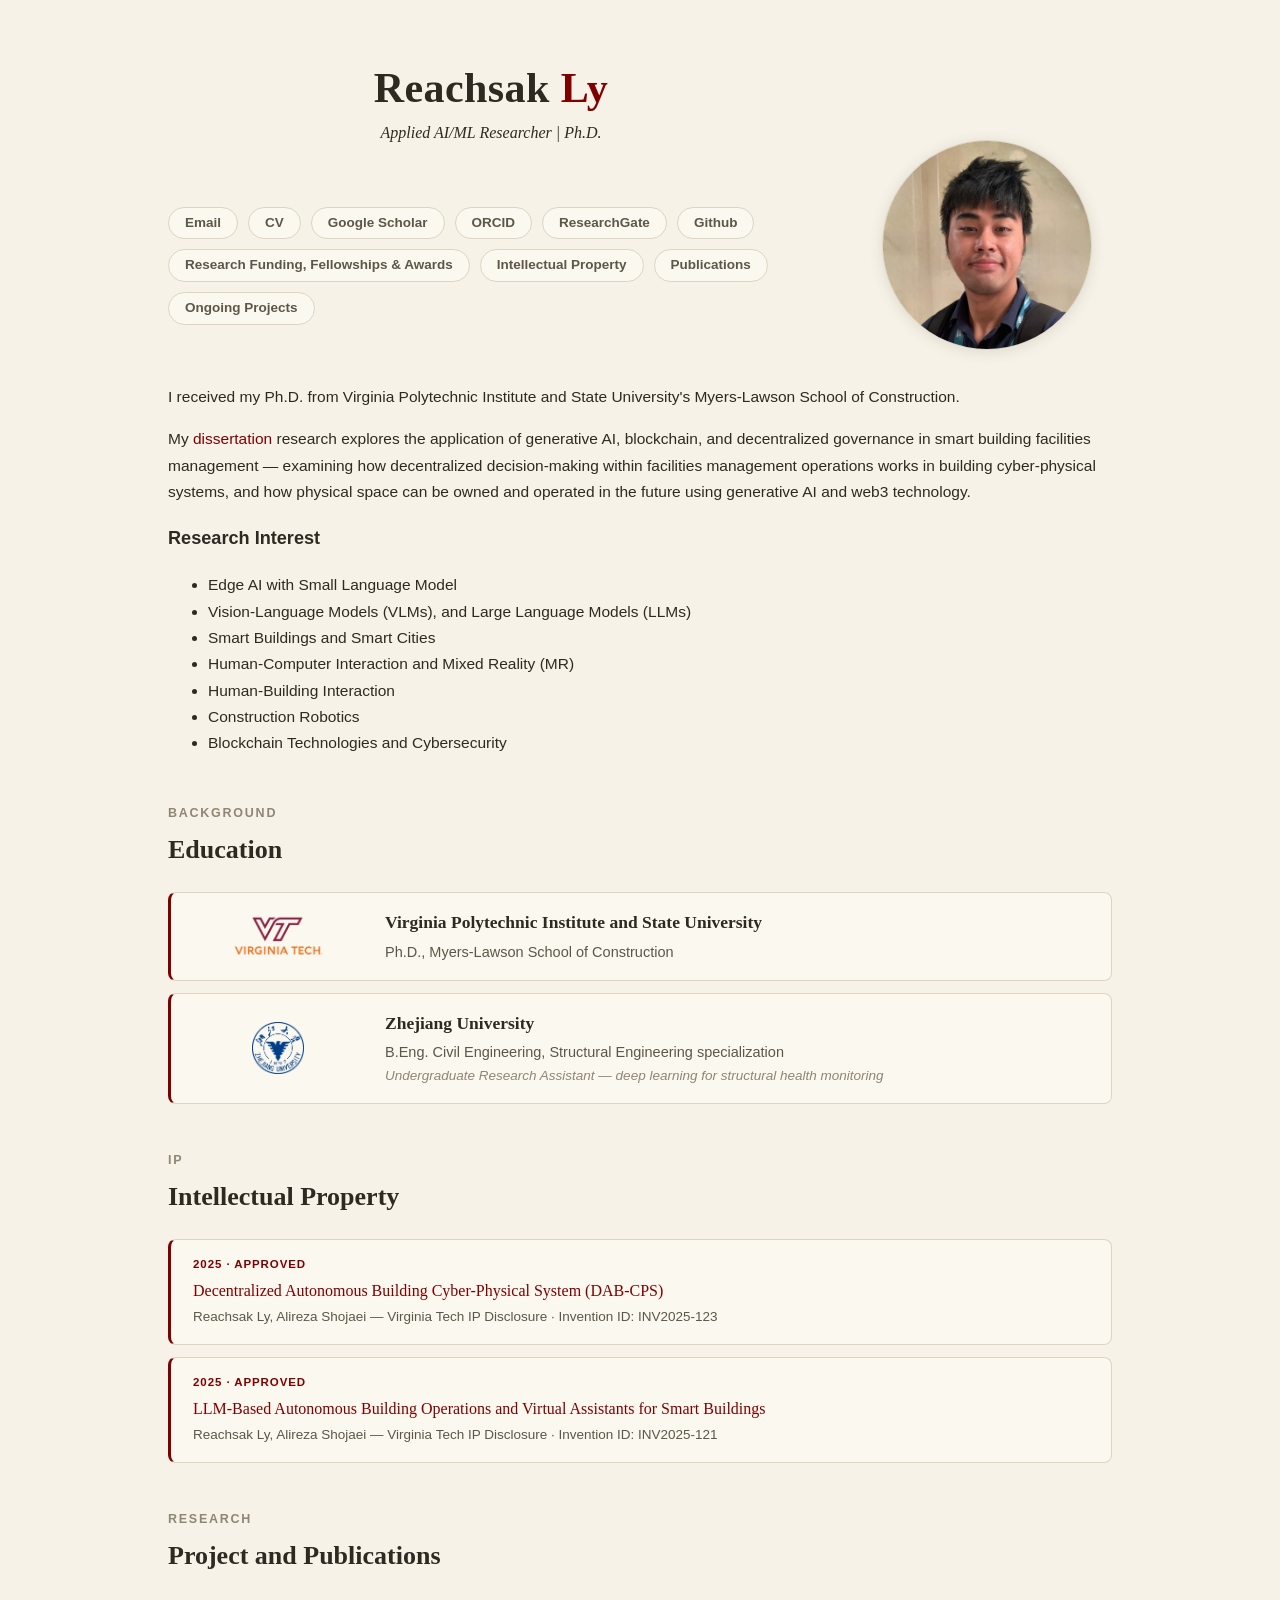
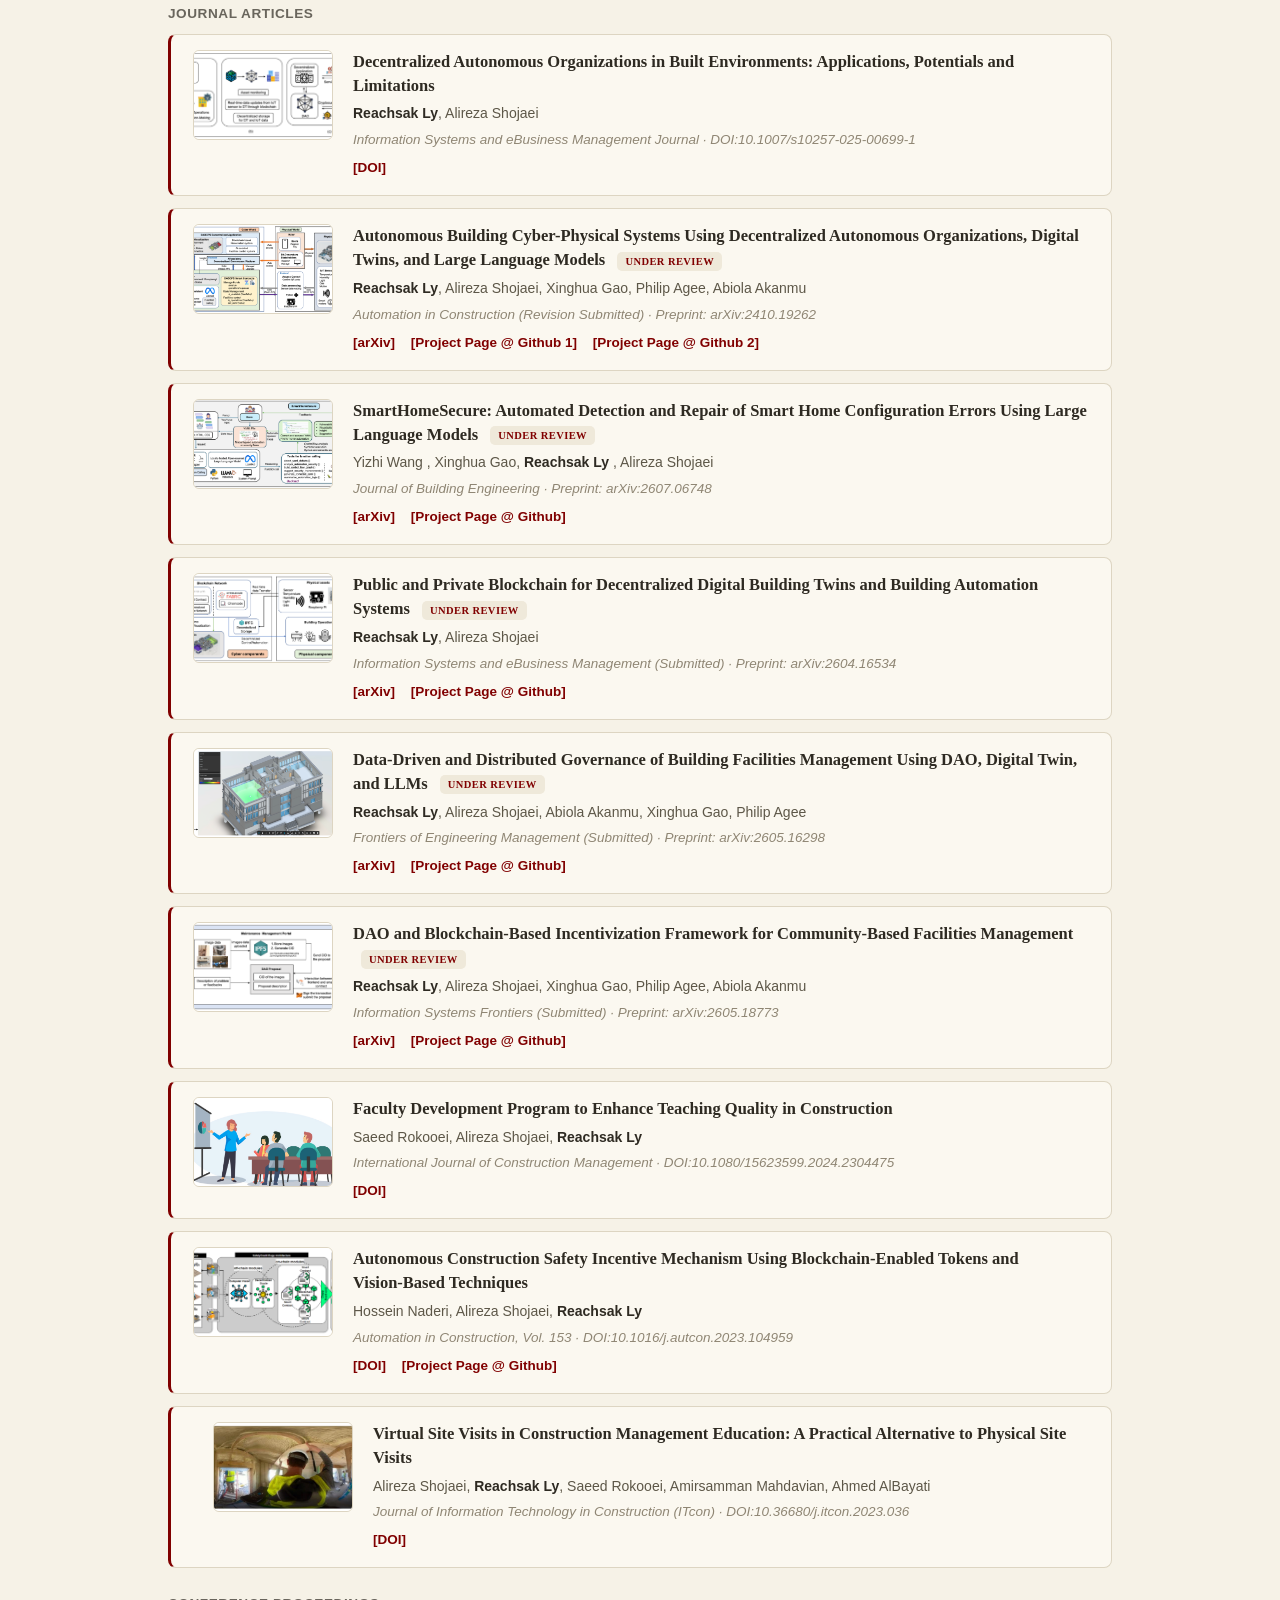
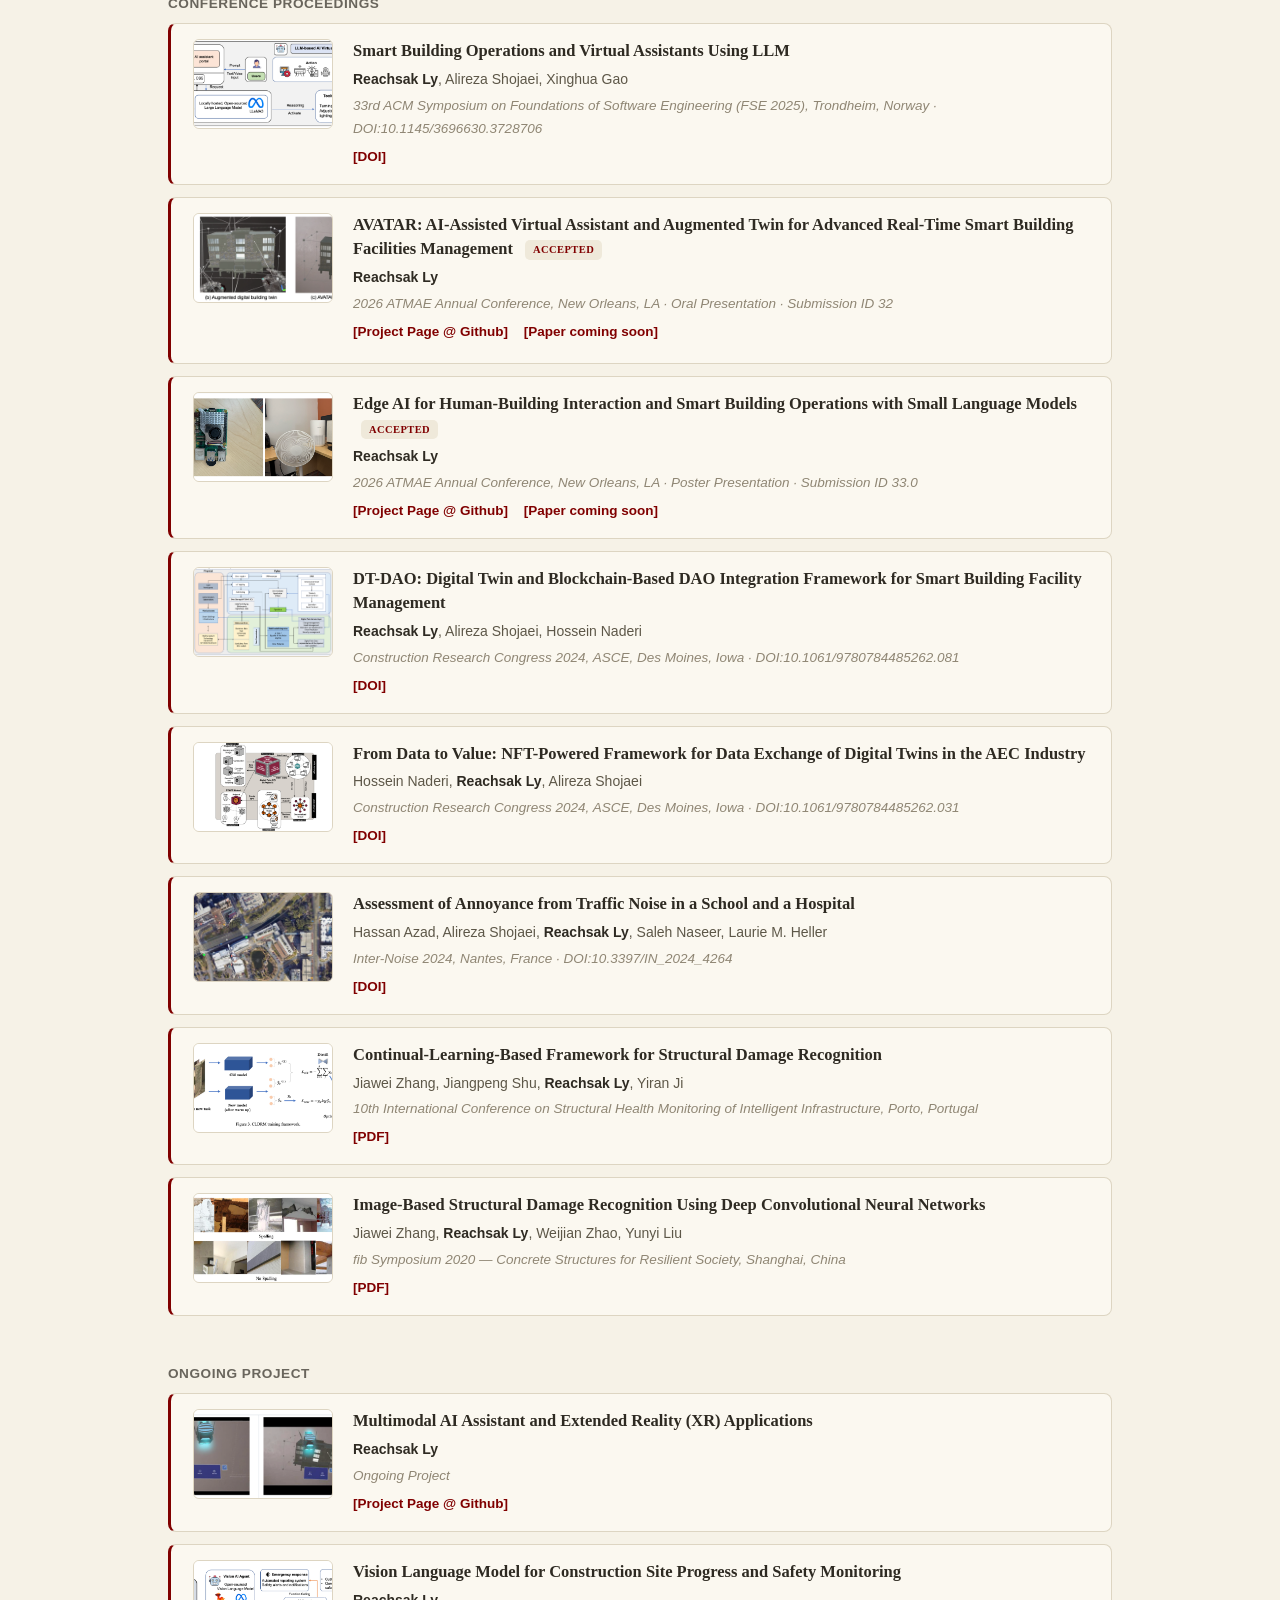
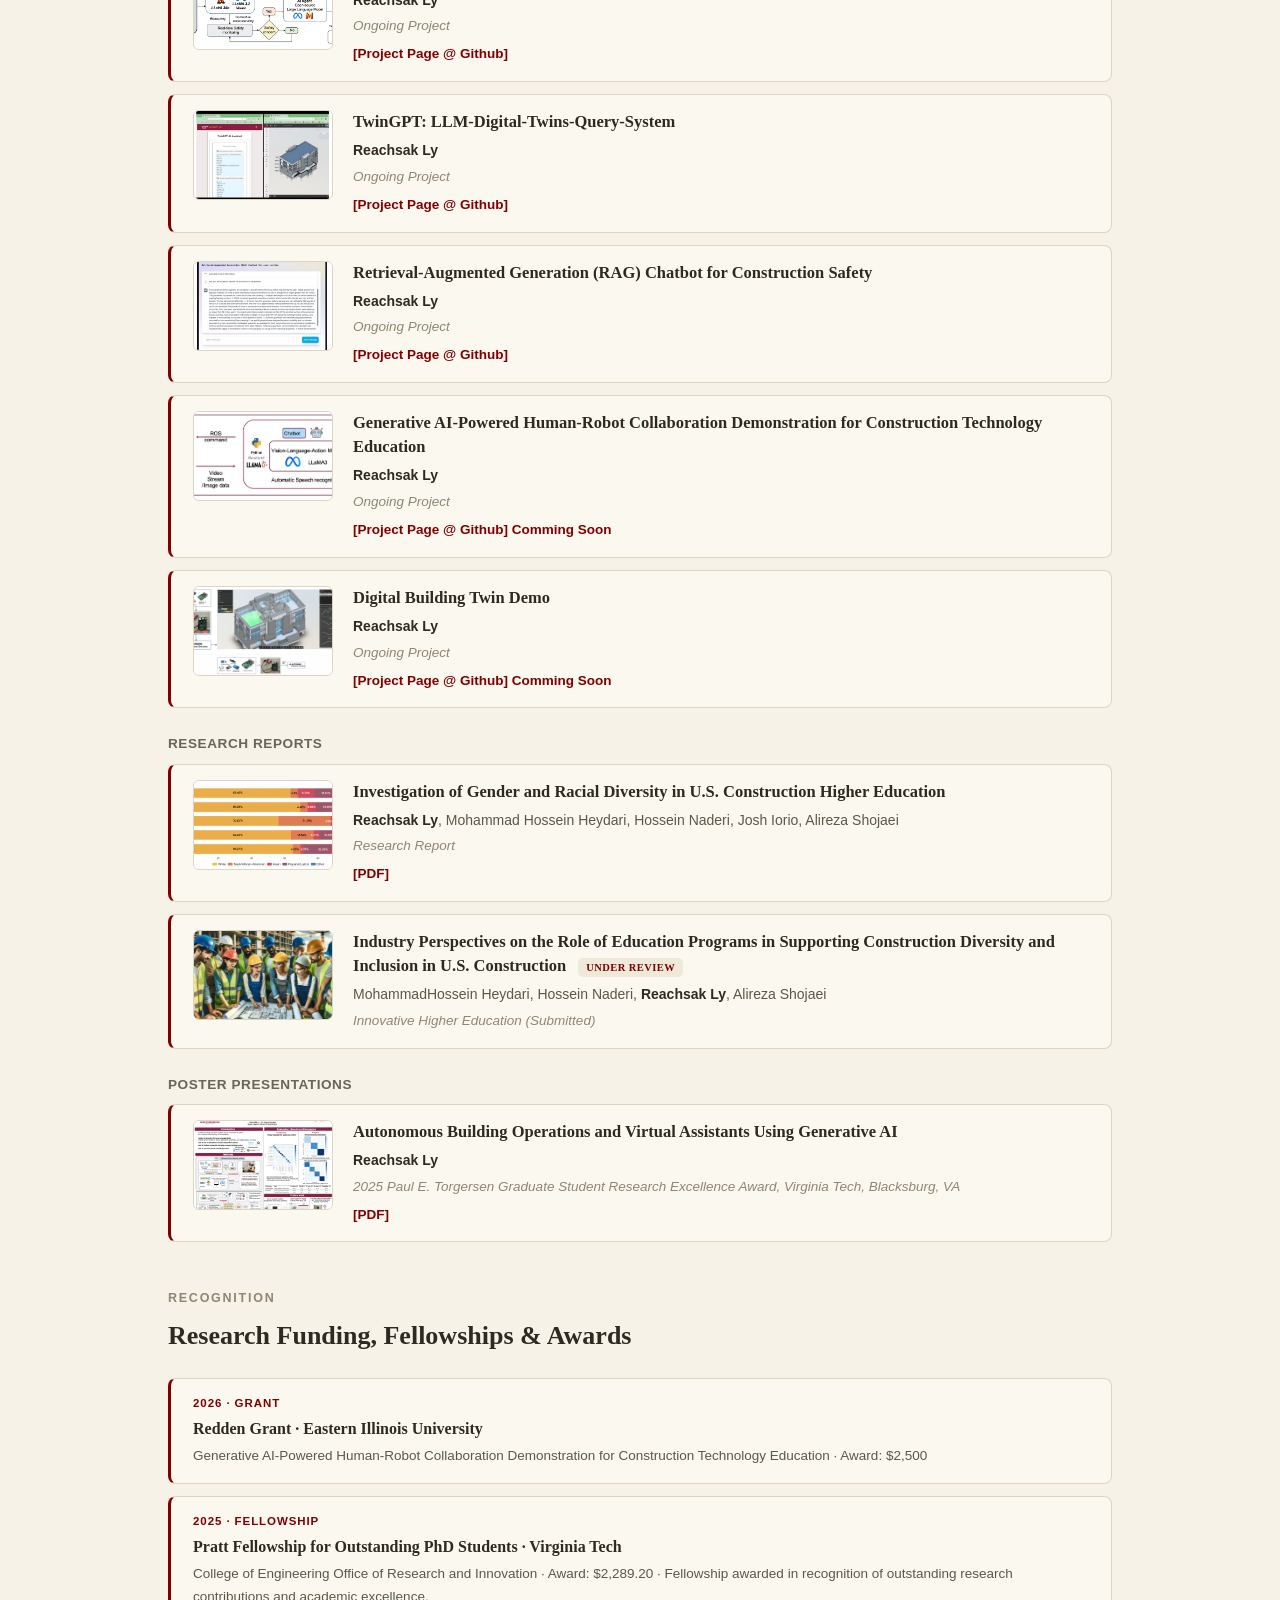
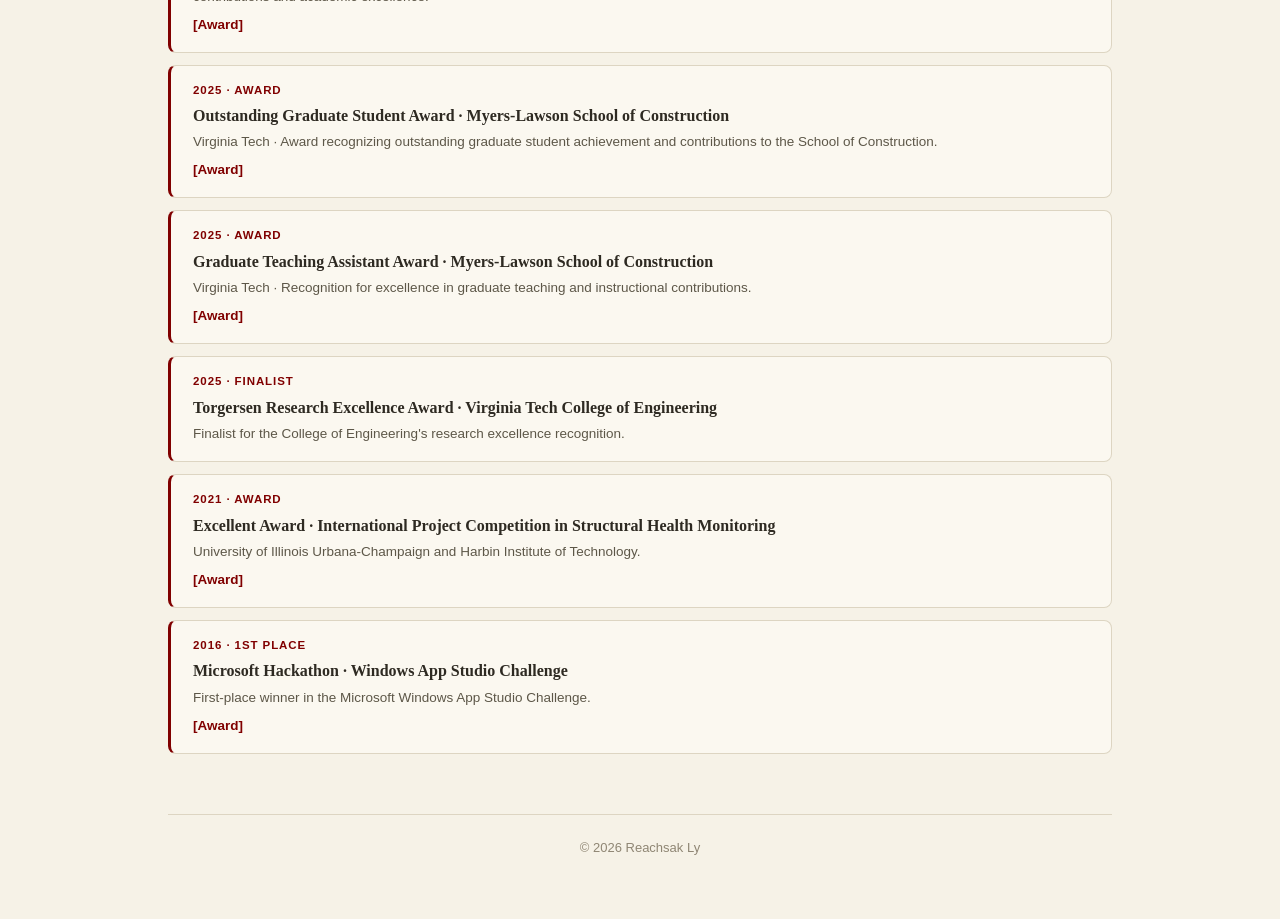
<file: index.html>
<!doctype html>
<html lang="en">
  <head>
    <meta charset="utf-8" />
    <title>Reachsak Ly</title>
    <meta name="author" content="Reachsak Ly" />
    <meta
      name="description"
      content="Reachsak Ly — Assistant Professor of Construction Management, Eastern Illinois University."
    />
    <meta name="viewport" content="width=device-width, initial-scale=1" />

    <link rel="stylesheet" type="text/css" href="stylesheet.css" />

    <link
      rel="icon"
      href="data:image/svg+xml,<svg xmlns=%22http://www.w3.org/2000/svg%22 viewBox=%220 0 100 100%22><text y=%22.9em%22 font-size=%2290%22>🏗️</text></svg>"
    />

    <!--
      Lightweight styles for the new quick-nav row and the Teaching section.
      These are scoped to new classes only, so they won't conflict with
      stylesheet.css. Feel free to move these into stylesheet.css later.
    -->
    <style>
      html {
        scroll-behavior: smooth;
      }

      .section-nav {
        display: flex;
        flex-wrap: wrap;
        justify-content: center;
        gap: 0.5rem 1rem;
        margin-top: 0.75rem;
      }

      .section-nav a {
        font-size: 0.85rem;
        text-decoration: none;
        opacity: 0.8;
        border: 1px solid currentColor;
        border-radius: 999px;
        padding: 0.25rem 0.75rem;
      }

      .section-nav a:hover {
        opacity: 1;
      }

      .pub-subhead {
        margin-top: 1.5rem;
        margin-bottom: 0.5rem;
        font-weight: 600;
        text-transform: uppercase;
        letter-spacing: 0.04em;
        font-size: 0.85rem;
        opacity: 0.7;
      }

      .teach-group {
        margin-bottom: 1.5rem;
      }

      .teach-institution {
        font-weight: 600;
        margin-bottom: 0.5rem;
      }

      .teach-list {
        list-style: none;
        margin: 0;
        padding: 0;
      }

      .teach-list li {
        padding: 0.35rem 0;
        border-bottom: 1px solid rgba(0, 0, 0, 0.08);
      }

      .teach-list a {
        text-decoration: none;
      }

      .teach-list a:hover {
        text-decoration: underline;
      }
    </style>
  </head>

  <body>
    <div class="page">
      <!-- ============================ Hero ============================ -->
      <header class="hero">
        <div class="hero-text">
          <h1 class="hero-name" style="text-align: center">
            Reachsak <span class="accent">Ly</span>
          </h1>

          <p class="hero-tagline" style="text-align: center">
       Applied AI/ML Researcher | Ph.D.
          </p>

          <br />
          <nav class="hero-links">
            <a href="mailto:lyreachsak@gmail.com">Email</a>

            <a href="http://reachzack.github.io/files/resume.pdf">CV</a>

            <a
              href="https://scholar.google.com/citations?user=cC-f6WoAAAAJ&hl=en&authuser=1"
            >
              Google Scholar
            </a>

            <a href="https://orcid.org/my-orcid?orcid=0000-0003-0332-1312">
              ORCID
            </a>

            <a href="https://www.researchgate.net/profile/Reachsak-Ly">
              ResearchGate
            </a>

            <a href="https://github.com/reachsak">Github</a>

   



            <a href="#awards">Research Funding, Fellowships & Awards</a>
            <a href="#ip">Intellectual Property</a>
            <a href="#publications">Publications</a>
    
            <a href="#ongoingprojects">Ongoing Projects</a>
          </nav>

          <br />
        </div>

        <div class="hero-side">
          <a href="images/az.jpg">
            <img
              class="hero-photo"
              alt="Reachsak Ly"
              src="images/az.jpg"
            />
          </a>
        </div>
      </header>
      <p>
I received my Ph.D. from Virginia Polytechnic Institute and State University's Myers-Lawson School of Construction.
      </p>

      <p>
        My
        <a
          href="https://vtechworks.lib.vt.edu/items/805c2d21-d304-4753-8989-c4552da61c31"
          target="_blank"
          >dissertation</a
        >
        research explores the application of generative AI, blockchain, and
        decentralized governance in smart building facilities management —
        examining how decentralized decision-making within facilities management
        operations works in building cyber-physical systems, and how physical
        space can be owned and operated in the future using generative AI and
        web3 technology.
      </p>

      <h3>Research Interest</h3>

      <ul>
        <li>Edge AI with Small Language Model</li>
        <li>Vision-Language Models (VLMs), and Large Language Models (LLMs)</li>
        <li>Smart Buildings and Smart Cities</li>
        <li>Human-Computer Interaction and Mixed Reality (MR)</li>
        <li>Human-Building Interaction</li>
        <li>Construction Robotics</li>
        <li>Blockchain Technologies and Cybersecurity</li>
      </ul>

      <p>

</p>

      <!-- ===================== Education & Appointments ==================== -->
      <section class="section" id="education">
        <span class="section-label">Background</span>

        <h2 class="section-title">Education</h2>

        <!-- Eastern Illinois University -->
        <!-- <div class="intern-box">
          <img
            class="intern-logo"
            src="images/EIU.png"
            alt="Eastern Illinois University"
          />

          <div class="intern-info">
            <div class="intern-company">Eastern Illinois University</div>

            <div class="intern-role">
              Assistant Professor (Tenure Track)
            </div>
          </div>
        </div> -->

        <!-- Virginia Tech -->
        <div class="intern-box">
          <img class="intern-logo" src="images/VT.png" alt="Virginia Tech" />

          <div class="intern-info">
            <div class="intern-company">
              Virginia Polytechnic Institute and State University
            </div>

            <div class="intern-role">
              Ph.D., Myers-Lawson School of Construction
            </div>
          </div>
        </div>

        <!-- Zhejiang University -->
        <div class="intern-box">
          <img
            class="intern-logo"
            src="images/ZJU.png"
            alt="Zhejiang University"
          />

          <div class="intern-info">
            <div class="intern-company">Zhejiang University</div>

            <div class="intern-role">
              B.Eng. Civil Engineering, Structural Engineering specialization
            </div>

            <div class="intern-advisor">
              Undergraduate Research Assistant — deep learning for structural
              health monitoring
            </div>
          </div>
        </div>
      </section>



  

      <!-- ==================== Intellectual Property =================== -->
      <!-- ==================== Intellectual Property =================== -->
      <section class="section" id="ip">
        <span class="section-label"> IP </span>

        <h2 class="section-title">Intellectual Property</h2>

        <div class="fund-box">
          <span class="fund-tag"> 2025 · Approved </span>

          <div class="fund-title">
            <a
              href="https://vtip.technologypublisher.com/techcase/25-144"
              target="_blank"
            >
              Decentralized Autonomous Building Cyber-Physical System (DAB-CPS)
            </a>
          </div>

          <div class="fund-desc">
            Reachsak Ly, Alireza Shojaei — Virginia Tech IP Disclosure ·
            Invention ID: INV2025-123
          </div>
        </div>

        <div class="fund-box">
          <span class="fund-tag"> 2025 · Approved </span>

          <div class="fund-title">
            <a
              href="https://vtip.technologypublisher.com/techcase/25-143"
              target="_blank"
            >
              LLM-Based Autonomous Building Operations and Virtual Assistants
              for Smart Buildings
            </a>
          </div>

          <div class="fund-desc">
            Reachsak Ly, Alireza Shojaei — Virginia Tech IP Disclosure ·
            Invention ID: INV2025-121
          </div>
        </div>
      </section>

      <!-- ==================== Research / Publications =================== -->
      <section class="section" id="publications">
        <span class="section-label"> Research </span>

        <h2 class="section-title">Project and Publications</h2>

        <!-- ---------------- Journal Articles ---------------- -->
        <div class="pub-subhead">Journal Articles</div>

        <div class="pub-box">
          <div class="pub-media">
            <a href="images/study1.png" target="_blank" rel="noopener">
              <img
                class="pub-image"
                src="images/study1.png"
                alt="Decentralized Autonomous Organizations in Built Environments: Applications, Potentials and Limitations"
              />
            </a>
          </div>

          <div class="pub-content">
            <div class="pub-title">
              Decentralized Autonomous Organizations in Built Environments:
              Applications, Potentials and Limitations
            </div>

            <div class="pub-authors"><b>Reachsak Ly</b>, Alireza Shojaei</div>

            <div class="pub-venue">
              Information Systems and eBusiness Management Journal ·
              DOI:10.1007/s10257-025-00699-1
            </div>

            <div class="pub-link">
              <a href="https://doi.org/10.1007/s10257-025-00699-1"> [DOI] </a>
            </div>
          </div>
        </div>

        <div class="pub-box">
          <div class="pub-media">
            <a href="images/study4.png" target="_blank" rel="noopener">
              <img
                class="pub-image"
                src="images/study4.png"
                alt="Autonomous Building Cyber-Physical Systems"
              />
            </a>
          </div>

          <div class="pub-content">
            <div class="pub-title">
              Autonomous Building Cyber-Physical Systems Using Decentralized
              Autonomous Organizations, Digital Twins, and Large Language Models
              <span class="status"> Under Review </span>
            </div>

            <div class="pub-authors">
              <b>Reachsak Ly</b>, Alireza Shojaei, Xinghua Gao, Philip Agee,
              Abiola Akanmu
            </div>

            <div class="pub-venue">
              Automation in Construction (Revision Submitted) · Preprint:
              arXiv:2410.19262
            </div>

            <div class="pub-link">
              <a href="https://arxiv.org/abs/2410.19262"> [arXiv] </a>
              <a href="https://github.com/reachsak/DA-BCPS">
                [Project Page @ Github 1]
              </a>
              <a href="https://github.com/reachsak/LLM-AI-agent-for-Autonomous-Building-operation">
                [Project Page @ Github 2]
              </a>
            </div>
          </div>
        </div>

        <div class="pub-box">
          <div class="pub-media">
            <a href="images/study21.png" target="_blank" rel="noopener">
              <img
                class="pub-image"
                src="images/study21.png"
                alt="Autonomous Building Cyber-Physical Systems"
              />
            </a>
          </div>

          <div class="pub-content">
            <div class="pub-title">
              SmartHomeSecure: Automated Detection and Repair of Smart Home
              Configuration Errors Using Large Language Models
              <span class="status"> Under Review </span>
            </div>

            <div class="pub-authors">
              Yizhi Wang , Xinghua Gao, <b>Reachsak Ly</b> , Alireza Shojaei
            </div>

            <div class="pub-venue">
              Journal of Building Engineering · Preprint: arXiv:2607.06748
            </div>

            <div class="pub-link">
              <a href="https://arxiv.org/pdf/2607.06748"> [arXiv] </a>
              <a href="https://github.com/reachsak/SmartHomeSecureProject">
                [Project Page @ Github]
              </a>
            </div>
          </div>
        </div>

        <div class="pub-box">
          <div class="pub-media">
            <a href="images/study3.png" target="_blank" rel="noopener">
              <img
                class="pub-image"
                src="images/study3.png"
                alt="Autonomous Building Cyber-Physical Systems"
              />
            </a>
          </div>

          <div class="pub-content">
            <div class="pub-title">
              Public and Private Blockchain for Decentralized Digital Building
              Twins and Building Automation Systems
              <span class="status"> Under Review </span>
            </div>

            <div class="pub-authors"><b>Reachsak Ly</b>, Alireza Shojaei</div>

            <div class="pub-venue">
              Information Systems and eBusiness Management (Submitted) ·
              Preprint: arXiv:2604.16534
            </div>

            <div class="pub-link">
              <a href="https://arxiv.org/abs/2604.16534"> [arXiv] </a>
              <a
                href="https://github.com/reachsak/blockchain-based-digital-building-twin"
              >
                [Project Page @ Github]
              </a>
            </div>
          </div>
        </div>

        <div class="pub-box">
          <div class="pub-media">
            <a href="images/study5.png" target="_blank" rel="noopener">
              <img
                class="pub-image"
                src="images/study5.png"
                alt="Autonomous Building Cyber-Physical Systems"
              />
            </a>
          </div>

          <div class="pub-content">
            <div class="pub-title">
              Data-Driven and Distributed Governance of Building Facilities
              Management Using DAO, Digital Twin, and LLMs
              <span class="status"> Under Review </span>
            </div>

            <div class="pub-authors">
              <b>Reachsak Ly</b>, Alireza Shojaei, Abiola Akanmu, Xinghua Gao,
              Philip Agee
            </div>

            <div class="pub-venue">
              Frontiers of Engineering Management (Submitted) · Preprint:
              arXiv:2605.16298
            </div>

            <div class="pub-link">
              <a href="https://arxiv.org/abs/2605.16298"> [arXiv] </a>
              <a
                href="https://github.com/reachsak/LLM_and_Digital_Twin_driven_Facilities_managment"
              >
                [Project Page @ Github]
              </a>
            </div>
          </div>
        </div>

        <div class="pub-box">
          <div class="pub-media">
            <a href="images/study6.png" target="_blank" rel="noopener">
              <img
                class="pub-image"
                src="images/study6.png"
                alt="Autonomous Building Cyber-Physical Systems"
              />
            </a>
          </div>

          <div class="pub-content">
            <div class="pub-title">
              DAO and Blockchain-Based Incentivization Framework for
              Community-Based Facilities Management
              <span class="status"> Under Review </span>
            </div>

            <div class="pub-authors">
              <b>Reachsak Ly</b>, Alireza Shojaei, Xinghua Gao, Philip Agee,
              Abiola Akanmu
            </div>

            <div class="pub-venue">
              Information Systems Frontiers (Submitted) · Preprint:
              arXiv:2605.18773
            </div>

            <div class="pub-link">
              <a href="https://arxiv.org/abs/2605.18773"> [arXiv] </a>
              <a href="https://github.com/reachsak/decentralized-CbFM">
                [Project Page @ Github]
              </a>
            </div>
          </div>
        </div>

        <div class="pub-box">
          <div class="pub-media">
            <a href="images/study8.png" target="_blank" rel="noopener">
              <img
                class="pub-image"
                src="images/study8.png"
                alt="Autonomous Building Cyber-Physical Systems"
              />
            </a>
          </div>

          <div class="pub-content">
            <div class="pub-title">
              Faculty Development Program to Enhance Teaching Quality in
              Construction
            </div>

            <div class="pub-authors">
              Saeed Rokooei, Alireza Shojaei, <b>Reachsak Ly</b>
            </div>

            <div class="pub-venue">
              International Journal of Construction Management ·
              DOI:10.1080/15623599.2024.2304475
            </div>

            <div class="pub-link">
              <a href="https://doi.org/10.1080/15623599.2024.2304475">
                [DOI]
              </a>
            </div>
          </div>
        </div>

        <div class="pub-box">
          <div class="pub-media">
            <a href="images/study9.png" target="_blank" rel="noopener">
              <img
                class="pub-image"
                src="images/study9.png"
                alt="Autonomous Construction Safety Incentive Mechanism Using
              Blockchain-Enabled Tokens and Vision-Based Techniques"
              />
            </a>
          </div>

          <div class="pub-content">
            <div class="pub-title">
              Autonomous Construction Safety Incentive Mechanism Using
              Blockchain-Enabled Tokens and Vision-Based Techniques
            </div>

            <div class="pub-authors">
              Hossein Naderi, Alireza Shojaei, <b>Reachsak Ly</b>
            </div>

            <div class="pub-venue">
              Automation in Construction, Vol. 153 ·
              DOI:10.1016/j.autcon.2023.104959
            </div>

            <div class="pub-link">
              <a href="https://doi.org/10.1016/j.autcon.2023.104959"> [DOI] </a>
              <a href="https://github.com/h-naderi/SafetyCredit-Dapp">
                [Project Page @ Github]
            </div>
   
          </div>
        </div>

        <div class="pub-box">
          <div class="pub-media">
            <a href="images/study10.png" target="_blank" rel="noopener">
              <img
                class="pub-image"
                src="images/study10.png"
                alt="Autonomous Building Cyber-Physical Systems"
              />
            </a>
          </div>

          <div class="pub-content">
            <div class="pub-title">
              Virtual Site Visits in Construction Management Education: A
              Practical Alternative to Physical Site Visits
            </div>

            <div class="pub-authors">
              Alireza Shojaei, <b>Reachsak Ly</b>, Saeed Rokooei, Amirsamman
              Mahdavian, Ahmed AlBayati
            </div>

            <div class="pub-venue">
              Journal of Information Technology in Construction (ITcon) ·
              DOI:10.36680/j.itcon.2023.036
            </div>

            <div class="pub-link">
              <a href="https://doi.org/10.36680/j.itcon.2023.036"> [DOI] </a>
            </div>
          </div>
        </div>

        <!-- ---------------- Conference Proceedings ---------------- -->
        <div class="pub-subhead">Conference Proceedings</div>

        <div class="pub-box">
          <div class="pub-media">
            <a href="images/study11.png" target="_blank" rel="noopener">
              <img
                class="pub-image"
                src="images/study11.png"
                alt="Autonomous Building Cyber-Physical Systems"
              />
            </a>
          </div>

          <div class="pub-content">
            <div class="pub-title">
              Smart Building Operations and Virtual Assistants Using LLM
            </div>

            <div class="pub-authors">
              <b>Reachsak Ly</b>, Alireza Shojaei, Xinghua Gao
            </div>

            <div class="pub-venue">
              33rd ACM Symposium on Foundations of Software Engineering (FSE
              2025), Trondheim, Norway · DOI:10.1145/3696630.3728706
            </div>

            <div class="pub-link">
              <a href="https://doi.org/10.1145/3696630.3728706"> [DOI] </a>
            
            </div>
          </div>
        </div>

        <div class="pub-box">
          <div class="pub-media">
            <a href="images/study12.png" target="_blank" rel="noopener">
              <img
                class="pub-image"
                src="images/study12.png"
                alt="Autonomous Building Cyber-Physical Systems"
              />
            </a>
          </div>

          <div class="pub-content">
            <div class="pub-title">
              AVATAR: AI-Assisted Virtual Assistant and Augmented Twin for
              Advanced Real-Time Smart Building Facilities Management
              <span class="status"> Accepted </span>
            </div>

            <div class="pub-authors"><b>Reachsak Ly</b></div>

            <div class="pub-venue">
              2026 ATMAE Annual Conference, New Orleans, LA · Oral Presentation
              · Submission ID 32
            </div>
            <div class="pub-link">
              <a href="https://github.com/reachsak/LLM-XR_Multimodal_AI_Assistant"> [Project Page @ Github] </a>
         <a href="https://doi.org/10.1061/97807844852"> [Paper coming soon] </a>
            </div>
            <div class="pub-link">
              
         
            </div>
          </div>
        </div>

        <div class="pub-box">
          <div class="pub-media">
            <a href="images/study13.png" target="_blank" rel="noopener">
              <img
                class="pub-image"
                src="images/study13.png"
                alt="Autonomous Building Cyber-Physical Systems"
              />
            </a>
          </div>

          <div class="pub-content">
            <div class="pub-title">
              Edge AI for Human-Building Interaction and Smart Building
              Operations with Small Language Models
              <span class="status"> Accepted </span>
            </div>

            <div class="pub-authors"><b>Reachsak Ly</b></div>

            <div class="pub-venue">
              2026 ATMAE Annual Conference, New Orleans, LA · Poster
              Presentation · Submission ID 33.0
            </div>
            <div class="pub-link">
              <a href="https://github.com/reachsak/Small_Language_Model-smarthome-hbi"> [Project Page @ Github] </a>
         <a href="https://doi.org/10.1061/97807844852"> [Paper coming soon] </a>
            </div>
          </div>
        </div>

        <div class="pub-box">
          <div class="pub-media">
            <a href="images/study14.png" target="_blank" rel="noopener">
              <img
                class="pub-image"
                src="images/study14.png"
                alt="Autonomous Building Cyber-Physical Systems"
              />
            </a>
          </div>

          <div class="pub-content">
            <div class="pub-title">
              DT-DAO: Digital Twin and Blockchain-Based DAO Integration
              Framework for Smart Building Facility Management
            </div>

            <div class="pub-authors">
              <b>Reachsak Ly</b>, Alireza Shojaei, Hossein Naderi
            </div>

            <div class="pub-venue">
              Construction Research Congress 2024, ASCE, Des Moines, Iowa ·
              DOI:10.1061/9780784485262.081
            </div>

            <div class="pub-link">
              <a href="https://doi.org/10.1061/9780784485262.081"> [DOI] </a>
        
            </div>
          </div>
        </div>

        <div class="pub-box">
          <div class="pub-media">
            <a href="images/study15.png" target="_blank" rel="noopener">
              <img
                class="pub-image"
                src="images/study15.png"
                alt="Autonomous Building Cyber-Physical Systems"
              />
            </a>
          </div>

          <div class="pub-content">
            <div class="pub-title">
              From Data to Value: NFT-Powered Framework for Data Exchange of
              Digital Twins in the AEC Industry
            </div>

            <div class="pub-authors">
              Hossein Naderi, <b>Reachsak Ly</b>, Alireza Shojaei
            </div>

            <div class="pub-venue">
              Construction Research Congress 2024, ASCE, Des Moines, Iowa ·
              DOI:10.1061/9780784485262.031
            </div>

            <div class="pub-link">
              <a href="https://doi.org/10.1061/9780784485262.031"> [DOI] </a>
         
            </div>
          </div>
        </div>

        <div class="pub-box">
          <div class="pub-media">
            <a href="images/study16.png" target="_blank" rel="noopener">
              <img
                class="pub-image"
                src="images/study16.png"
                alt="Autonomous Building Cyber-Physical Systems"
              />
            </a>
          </div>

          <div class="pub-content">
            <div class="pub-title">
              Assessment of Annoyance from Traffic Noise in a School and a
              Hospital
            </div>

            <div class="pub-authors">
              Hassan Azad, Alireza Shojaei, <b>Reachsak Ly</b>, Saleh Naseer,
              Laurie M. Heller
            </div>

            <div class="pub-venue">
              Inter-Noise 2024, Nantes, France · DOI:10.3397/IN_2024_4264
            </div>

            <div class="pub-link">
              <a href="https://doi.org/10.3397/IN_2024_4264"> [DOI] </a>
            </div>
          </div>
        </div>

        <div class="pub-box">
          <div class="pub-media">
            <a href="images/study17.png" target="_blank" rel="noopener">
              <img
                class="pub-image"
                src="images/study17.png"
                alt="Autonomous Building Cyber-Physical Systems"
              />
            </a>
          </div>

          <div class="pub-content">
            <div class="pub-title">
              Continual-Learning-Based Framework for Structural Damage
              Recognition
            </div>

            <div class="pub-authors">
              Jiawei Zhang, Jiangpeng Shu, <b>Reachsak Ly</b>, Yiran Ji
            </div>

            <div class="pub-venue">
              10th International Conference on Structural Health Monitoring of
              Intelligent Infrastructure, Porto, Portugal
            </div>

            <div class="pub-link">
              <a href="#"> [PDF] </a>
            </div>
          </div>
        </div>

        <div class="pub-box">
          <div class="pub-media">
            <a href="images/study18.png" target="_blank" rel="noopener">
              <img
                class="pub-image"
                src="images/study18.png"
                alt="Autonomous Building Cyber-Physical Systems"
              />
            </a>
          </div>

          <div class="pub-content">
            <div class="pub-title">
              Image-Based Structural Damage Recognition Using Deep Convolutional
              Neural Networks
            </div>

            <div class="pub-authors">
              Jiawei Zhang, <b>Reachsak Ly</b>, Weijian Zhao, Yunyi Liu
            </div>

            <div class="pub-venue">
              fib Symposium 2020 — Concrete Structures for Resilient Society,
              Shanghai, China
            </div>

            <div class="pub-link">
              <a href="#"> [PDF] </a>
            </div>
          </div>
        </div>

        <!-- ---------------- Ongoinproject ---------------- -->
         <section class="section" id="ongoingprojects"></section>
        <div class="pub-subhead">Ongoing Project</div>
        

        

        <div class="pub-box">
          <div class="pub-media">
            <a href="images/study22.png" target="_blank" rel="noopener">
              <img
                class="pub-image"
                src="images/study22.png"
                alt="Autonomous Building Cyber-Physical Systems"
              />
            </a>
          </div>

          <div class="pub-content">
            <div class="pub-title">
              Multimodal AI Assistant and Extended Reality (XR) Applications
            </div>

            <div class="pub-authors">
              <b>Reachsak Ly</b>
            </div>

            <div class="pub-venue">Ongoing Project</div>

            <div class="pub-link">
              <a href="https://github.com/reachsak/LLM-XR_Multimodal_AI_Assistant"> [Project Page @ Github] </a>
            </div>
          </div>
        </div>

        <div class="pub-box">
          <div class="pub-media">
            <a href="images/study23.png" target="_blank" rel="noopener">
              <img
                class="pub-image"
                src="images/study23.png"
                alt="Autonomous Building Cyber-Physical Systems"
              />
            </a>
          </div>

          <div class="pub-content">
            <div class="pub-title">
              Vision Language Model for Construction Site Progress and Safety Monitoring
            </div>

            <div class="pub-authors">
              <b>Reachsak Ly</b>
            </div>

            <div class="pub-venue">Ongoing Project</div>

            <div class="pub-link">
              <a href="https://github.com/reachsak/Vision_Language_Model-construction-safety-and-progress-monitoring"> [Project Page @ Github] </a>
            </div>
          </div>
        </div>

        <div class="pub-box">
          <div class="pub-media">
            <a href="images/study25.png" target="_blank" rel="noopener">
              <img
                class="pub-image"
                src="images/study25.png"
                alt="Autonomous Building Cyber-Physical Systems"
              />
            </a>
          </div>

          <div class="pub-content">
            <div class="pub-title">
              TwinGPT: LLM-Digital-Twins-Query-System
            </div>

            <div class="pub-authors">
              <b>Reachsak Ly</b>
            </div>

            <div class="pub-venue">Ongoing Project</div>

            <div class="pub-link">
              <a href="https://github.com/reachsak/TwinGPT_LLM-Digital-Twins-Query-System"> [Project Page @ Github] </a>
            </div>
          </div>
        </div>


        <div class="pub-box">
          <div class="pub-media">
            <a href="images/study24.png" target="_blank" rel="noopener">
              <img
                class="pub-image"
                src="images/study24.png"
                alt="Autonomous Building Cyber-Physical Systems"
              />
            </a>
          </div>

          <div class="pub-content">
            <div class="pub-title">
              Retrieval-Augmented Generation (RAG) Chatbot for Construction Safety
            </div>

            <div class="pub-authors">
              <b>Reachsak Ly</b>
            </div>

            <div class="pub-venue">Ongoing Project</div>

            <div class="pub-link">
              <a href="https://github.com/reachsak/LLM_RAG_Chatbot_for_Construction_Safety"> [Project Page @ Github] </a>
            </div>
          </div>
        </div>


        <div class="pub-box">
          <div class="pub-media">
            <a href="images/study26.png" target="_blank" rel="noopener">
              <img
                class="pub-image"
                src="images/study26.png"
                alt="Autonomous Building Cyber-Physical Systems"
              />
            </a>
          </div>

          <div class="pub-content">
            <div class="pub-title">
              Generative AI-Powered Human-Robot Collaboration Demonstration for Construction Technology Education
            </div>

            <div class="pub-authors">
              <b>Reachsak Ly</b>
            </div>

            <div class="pub-venue">Ongoing Project</div>

            <div class="pub-link">
              <a href="https://github.com/reachsak/TwinGPT_LLM-Digital-Twins-Query-Syste"> [Project Page @ Github] Comming Soon </a>
            </div>
          </div>
        </div>


        <div class="pub-box">
          <div class="pub-media">
            <a href="images/study27.png" target="_blank" rel="noopener">
              <img
                class="pub-image"
                src="images/study27.png"
                alt="Autonomous Building Cyber-Physical Systems"
              />
            </a>
          </div>

          <div class="pub-content">
            <div class="pub-title">
              Digital Building Twin Demo
            </div>

            <div class="pub-authors">
              <b>Reachsak Ly</b>
            </div>

            <div class="pub-venue">Ongoing Project</div>

            <div class="pub-link">
              <a href="https://github.com/reachsak/digital-building-twin"> [Project Page @ Github] Comming Soon </a>
            </div>
          </div>
        </div>

        <!-- ---------------- Research Reports ---------------- -->
        <div class="pub-subhead">Research Reports</div>

        <div class="pub-box">
          <div class="pub-media">
            <a href="images/study19.png" target="_blank" rel="noopener">
              <img
                class="pub-image"
                src="images/study19.png"
                alt="Autonomous Building Cyber-Physical Systems"
              />
            </a>
          </div>

          <div class="pub-content">
            <div class="pub-title">
              Investigation of Gender and Racial Diversity in U.S. Construction
              Higher Education
            </div>

            <div class="pub-authors">
              <b>Reachsak Ly</b>, Mohammad Hossein Heydari, Hossein Naderi, Josh
              Iorio, Alireza Shojaei
            </div>

            <div class="pub-venue">Research Report</div>

            <div class="pub-link">
              <a href="#"> [PDF] </a>
            </div>
          </div>
        </div>

        <div class="pub-box">
          <div class="pub-media">
            <a href="images/study7.png" target="_blank" rel="noopener">
              <img
                class="pub-image"
                src="images/study7.png"
                alt="Autonomous Building Cyber-Physical Systems"
              />
            </a>
          </div>

          <div class="pub-content">
            <div class="pub-title">
              Industry Perspectives on the Role of Education Programs in
              Supporting Construction Diversity and Inclusion in U.S.
              Construction
              <span class="status"> Under Review </span>
            </div>

            <div class="pub-authors">
              MohammadHossein Heydari, Hossein Naderi, <b>Reachsak Ly</b>,
              Alireza Shojaei
            </div>

            <div class="pub-venue">Innovative Higher Education (Submitted)</div>
          </div>
        </div>

        <!-- ---------------- Poster Presentations ---------------- -->
        <div class="pub-subhead">Poster Presentations</div>

        <div class="pub-box">
          <div class="pub-media">
            <a href="images/study20.png" target="_blank" rel="noopener">
              <img
                class="pub-image"
                src="images/study20.png"
                alt="Autonomous Building Cyber-Physical Systems"
              />
            </a>
          </div>

          <div class="pub-content">
            <div class="pub-title">
              Autonomous Building Operations and Virtual Assistants Using
              Generative AI
            </div>

            <div class="pub-authors">
              <b>Reachsak Ly</b>
            </div>

            <div class="pub-venue">
              2025 Paul E. Torgersen Graduate Student Research Excellence Award,
              Virginia Tech, Blacksburg, VA
            </div>

            <div class="pub-link">
              <a href="#"> [PDF] </a>
            </div>
          </div>
        </div>
      </section>

          <!-- ==================== Fellowships & Awards =================== -->
<section class="section" id="awards">
  <span class="section-label"> Recognition </span>

  <h2 class="section-title">Research Funding, Fellowships & Awards</h2>

  <div class="fund-box">
          <span class="fund-tag"> 2026 · Grant </span>

          <div class="fund-title">
            Redden Grant · Eastern Illinois University
          </div>

          <div class="fund-desc">
            Generative AI-Powered Human-Robot Collaboration Demonstration for
            Construction Technology Education · Award: $2,500
          </div>
        </div>

  <div class="fund-box">
    <span class="fund-tag"> 2025 · Fellowship </span>

    <div class="fund-title">
      Pratt Fellowship for Outstanding PhD Students · Virginia Tech
    </div>

    <div class="fund-desc">
      College of Engineering Office of Research and Innovation · Award:
      $2,289.20 · Fellowship awarded in recognition of outstanding research
      contributions and academic excellence.
    </div>
    <div class="pub-link">
              <a href="https://reachzack.github.io/files/pratt.pdf"> [Award] </a>
         
            </div>
  </div>

  <div class="fund-box">
    <span class="fund-tag"> 2025 · Award </span>

    <div class="fund-title">
      Outstanding Graduate Student Award · Myers-Lawson School of Construction
    </div>

    <div class="fund-desc">
      Virginia Tech · Award recognizing outstanding graduate student
      achievement and contributions to the School of Construction.
    </div>
    <div class="pub-link">
              <a href="https://reachzack.github.io/files/raaaward.pdf"> [Award] </a>
         
            </div>
  </div>

  <div class="fund-box">
    <span class="fund-tag"> 2025 · Award </span>

    <div class="fund-title">
      Graduate Teaching Assistant Award · Myers-Lawson School of Construction
    </div>

    <div class="fund-desc">
      Virginia Tech · Recognition for excellence in graduate teaching and
      instructional contributions.
    </div>
    <div class="pub-link">
              <a href="https://reachzack.github.io/files/gtaaward.pdf"> [Award] </a>
         
            </div>
  </div>

  <div class="fund-box">
    <span class="fund-tag"> 2025 · Finalist </span>

    <div class="fund-title">
      Torgersen Research Excellence Award · Virginia Tech College of Engineering
    </div>

    <div class="fund-desc">
      Finalist for the College of Engineering's research excellence recognition.
    </div>
  </div>



  <div class="fund-box">
    <span class="fund-tag"> 2021 · Award </span>

    <div class="fund-title">
      Excellent Award · International Project Competition in Structural Health Monitoring
    </div>

    <div class="fund-desc">
      University of Illinois Urbana-Champaign and Harbin Institute of Technology.
    </div>
    <div class="pub-link">
              <a href="https://reachzack.github.io/files/ipc.pdf"> [Award] </a>
         
            </div>
  </div>





  <div class="fund-box">
    <span class="fund-tag"> 2016 · 1st Place </span>

    <div class="fund-title">
      Microsoft Hackathon · Windows App Studio Challenge
    </div>

    <div class="fund-desc">
      First-place winner in the Microsoft Windows App Studio Challenge.
    </div>
    <div class="pub-link">
              <a href="https://reachzack.github.io/files/msaward.pdf"> [Award] </a>
         
            </div>
  </div>
</section>

      <!-- ==================== Footer =================== -->
      <footer class="site-footer">© 2026 Reachsak Ly</footer>
    </div>
  </body>
</html>
</file>
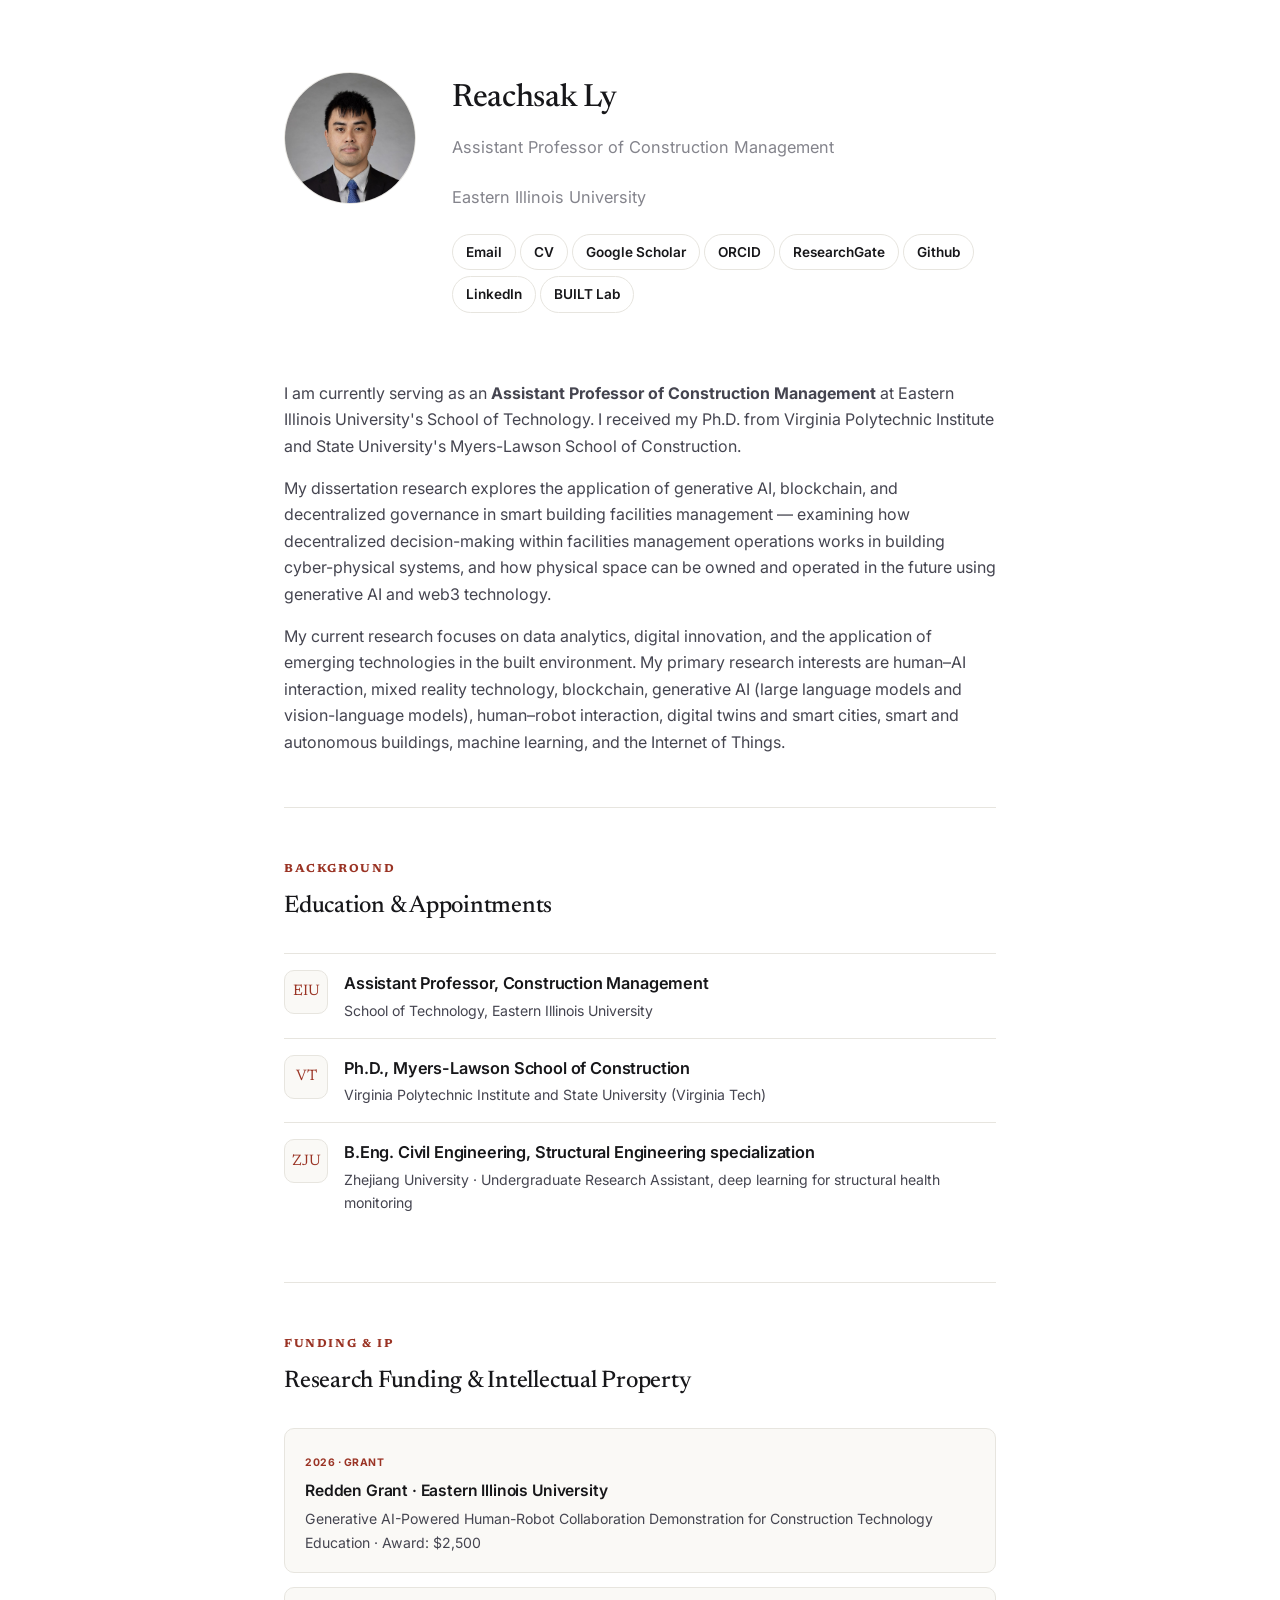
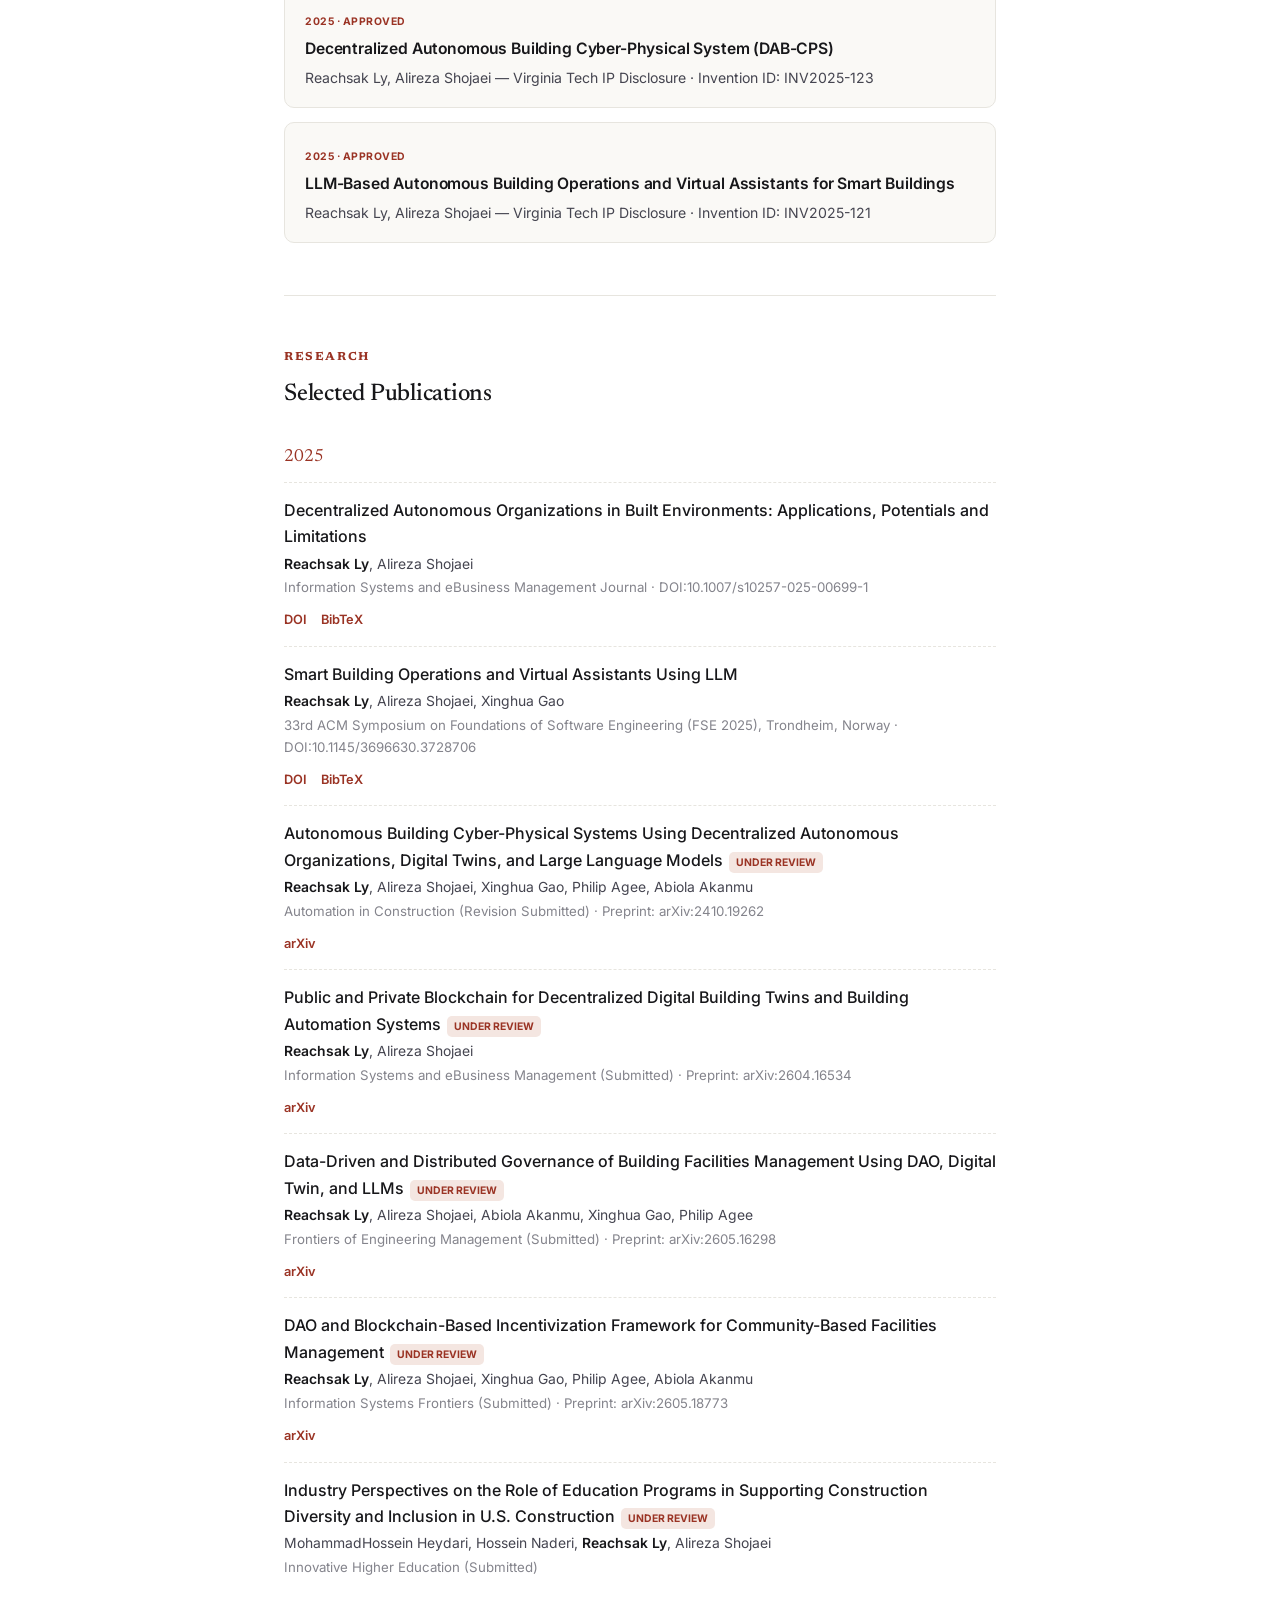
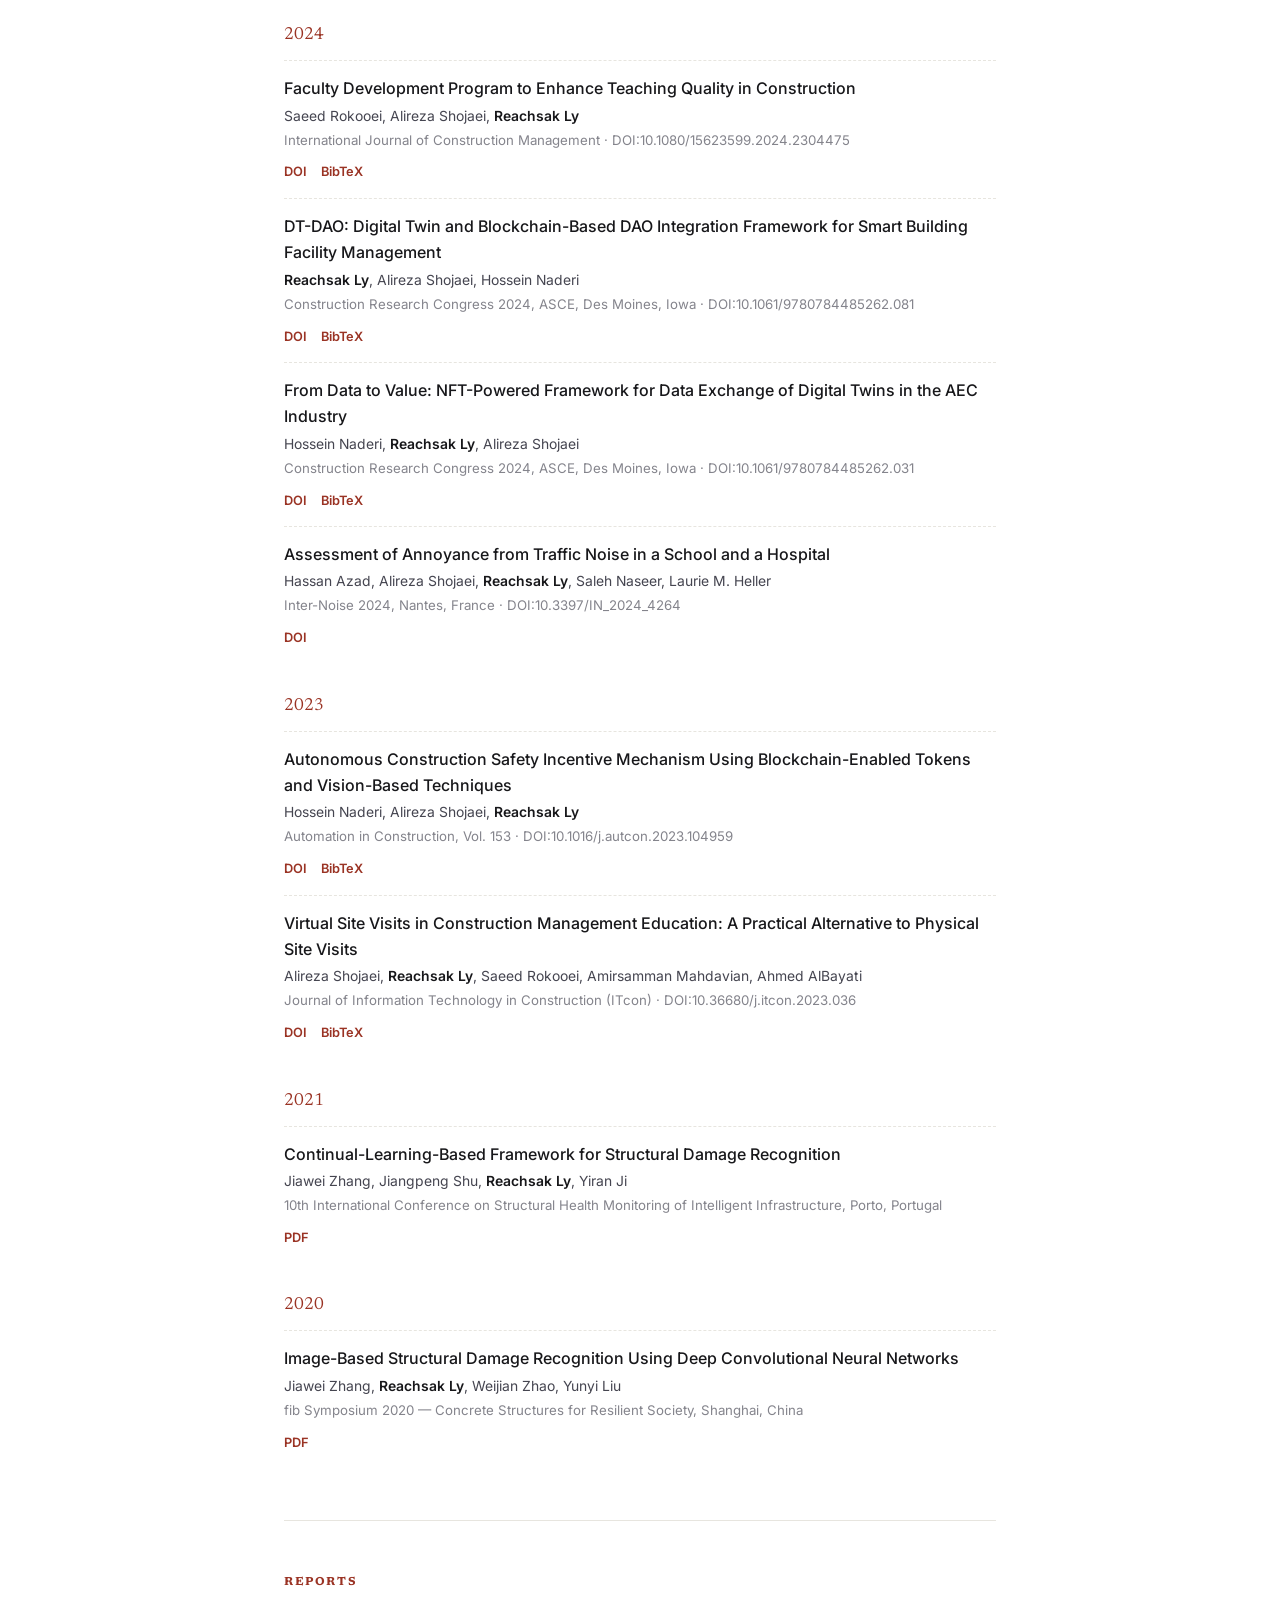
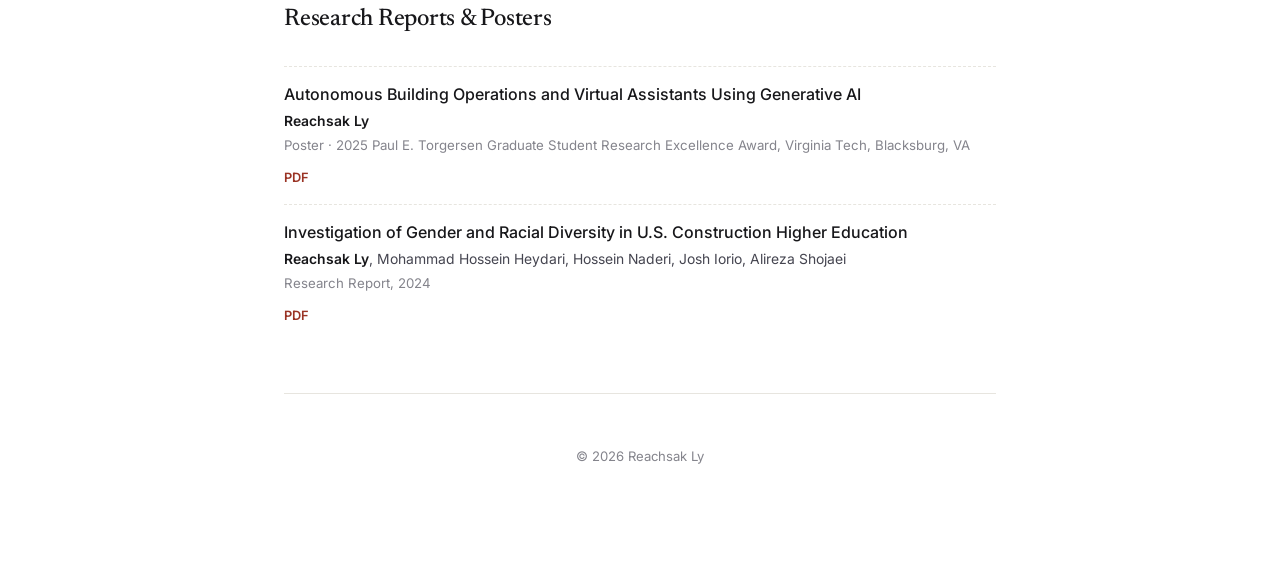
<file: old/index.html>
<!doctype html>
<html lang="en">
  <head>
    <meta charset="UTF-8" />
    <meta name="viewport" content="width=device-width, initial-scale=1" />
    <title>Reachsak Ly</title>
    <meta
      name="description"
      content="Reachsak Ly — Assistant Professor of Construction Management, Eastern Illinois University."
    />
    <style>
      @import url("https://fonts.googleapis.com/css2?family=Newsreader:ital,opsz,wght@0,6..72,400;0,6..72,500;0,6..72,600;1,6..72,400&family=Inter:wght@400;500;600;700&display=swap");

      :root {
        --ink: #17171a;
        --ink-soft: #454550;
        --ink-faint: #84848c;
        --paper: #ffffff;
        --line: #e7e5df;
        --accent: #9a3324;
        --tile: #faf9f6;
        --serif: "Newsreader", "Iowan Old Style", Georgia, serif;
        --sans:
          "Inter", -apple-system, BlinkMacSystemFont, "Segoe UI", sans-serif;
        --maxw: 760px;
      }
      * {
        box-sizing: border-box;
      }
      body {
        margin: 0;
        font-family: var(--sans);
        color: var(--ink);
        background: var(--paper);
        line-height: 1.65;
        -webkit-font-smoothing: antialiased;
      }
      .wrap {
        max-width: var(--maxw);
        margin: 0 auto;
        padding: 72px 24px 100px;
      }
      a {
        color: var(--accent);
        text-decoration: none;
      }
      a:hover {
        text-decoration: underline;
      }
      h1,
      h2,
      h3 {
        font-family: var(--serif);
        font-weight: 500;
        color: var(--ink);
        margin: 0 0 0.3em;
        letter-spacing: -0.01em;
      }
      h1 {
        font-size: 2rem;
      }
      h3.sec {
        font-size: 0.72rem;
        font-weight: 700;
        letter-spacing: 0.14em;
        text-transform: uppercase;
        color: var(--accent);
        margin: 0 0 8px;
      }
      h2.sec-title {
        font-size: 1.5rem;
        margin-bottom: 1.1em;
      }
      p {
        color: var(--ink-soft);
        margin: 0 0 1em;
      }
      hr {
        border: none;
        border-top: 1px solid var(--line);
        margin: 52px 0;
      }

      /* header */
      .subtitle {
        font-size: 1.02rem;
        color: var(--ink-faint);
        margin-bottom: 1.4em;
      }
      .linkrow {
        display: flex;
        flex-wrap: wrap;
        gap: 6px 4px;
        margin-bottom: 2.2em;
      }
      .linkrow a {
        font-size: 0.85rem;
        font-weight: 600;
        color: var(--ink);
        border: 1px solid var(--line);
        padding: 6px 13px;
        border-radius: 999px;
      }
      .linkrow a:hover {
        border-color: var(--accent);
        color: var(--accent);
        text-decoration: none;
      }

      .header-flex {
        display: flex;
        gap: 36px;
        align-items: flex-start;
        margin-bottom: 2em;
      }
      .header-flex .photo {
        flex: none;
        width: 132px;
        height: 132px;
        border-radius: 50%;
        object-fit: cover;
        object-position: center;
        display: block;
        background: var(--tile);
        border: 1px solid var(--line);
      }

      /* education / experience timeline */
      .exp-item {
        display: flex;
        gap: 16px;
        padding: 16px 0;
        border-top: 1px solid var(--line);
      }
      .exp-item:first-child {
        border-top: none;
      }
      .exp-badge {
        flex: none;
        width: 44px;
        height: 44px;
        border-radius: 10px;
        background: var(--tile);
        border: 1px solid var(--line);
        display: flex;
        align-items: center;
        justify-content: center;
        font-family: var(--serif);
        font-size: 0.95rem;
        color: var(--accent);
      }
      .exp-item h3 {
        font-size: 1.02rem;
        margin-bottom: 0.1em;
        font-family: var(--sans);
        font-weight: 600;
      }
      .exp-item .org {
        font-size: 0.88rem;
        color: var(--ink-soft);
      }
      .exp-item .date {
        font-size: 0.8rem;
        color: var(--ink-faint);
        margin-top: 2px;
      }

      /* publications */
      .pub-year {
        font-family: var(--serif);
        font-size: 1.1rem;
        color: var(--accent);
        margin: 28px 0 10px;
      }
      .pub-year:first-of-type {
        margin-top: 0;
      }
      .pub {
        padding: 14px 0;
        border-top: 1px dashed var(--line);
      }
      .pub:first-child {
        border-top: none;
      }
      .pub .ttl {
        font-size: 1rem;
        color: var(--ink);
        font-weight: 500;
        margin-bottom: 3px;
      }
      .pub .authors {
        font-size: 0.87rem;
        color: var(--ink-soft);
      }
      .pub .authors b {
        color: var(--ink);
        font-weight: 600;
      }
      .pub .venue {
        font-size: 0.83rem;
        color: var(--ink-faint);
        margin-top: 2px;
      }
      .pub .links {
        margin-top: 6px;
      }
      .pub .links a {
        font-size: 0.8rem;
        font-weight: 600;
        margin-right: 14px;
      }
      .status {
        display: inline-block;
        font-size: 0.65rem;
        font-weight: 700;
        text-transform: uppercase;
        padding: 2px 7px;
        border-radius: 5px;
        background: #f4e6e1;
        color: var(--accent);
        margin-left: 6px;
      }

      /* funding / IP tiles */
      .tile {
        border: 1px solid var(--line);
        border-radius: 10px;
        background: var(--tile);
        padding: 18px 20px;
        margin-bottom: 14px;
      }
      .tile .tag {
        display: inline-block;
        font-size: 0.65rem;
        font-weight: 700;
        letter-spacing: 0.05em;
        text-transform: uppercase;
        color: var(--accent);
        margin-bottom: 6px;
      }
      .tile h3 {
        font-size: 0.98rem;
        font-family: var(--sans);
        font-weight: 600;
        margin-bottom: 0.25em;
      }
      .tile p {
        font-size: 0.88rem;
        margin: 0;
      }

      footer {
        text-align: center;
        color: var(--ink-faint);
        font-size: 0.82rem;
        margin-top: 20px;
      }

      @media (max-width: 560px) {
        .header-flex {
          flex-direction: column;
          align-items: center;
          text-align: center;
        }
        .linkrow {
          justify-content: center;
        }
      }
    </style>
  </head>
  <body>
    <div class="wrap">
      <!-- ============ HEADER ============ -->
      <div class="header-flex">
        <img class="photo" src="profile.png" alt="Reachsak Ly" />
        <div>
          <h1>Reachsak Ly</h1>
          <p class="subtitle">Assistant Professor of Construction Management</p>
          <p class="subtitle">Eastern Illinois University</p>
          <div class="linkrow">
            <a href="mailto:lyreachsak@gmail.com">Email</a>
            <a href="http://reachsak.github.io/files/reachsak.pdf">CV</a>

            <a
              href="https://scholar.google.com/citations?user=cC-f6WoAAAAJ&hl=en&authuser=1"
              >Google Scholar</a
            >
            <a href="https://orcid.org/my-orcid?orcid=0000-0003-0332-1312"
              >ORCID</a
            >
            <a href="https://www.researchgate.net/profile/Reachsak-Ly"
              >ResearchGate</a
            >
            <a href="https://github.com/reachsak">Github</a>
            <a href="https://www.linkedin.com/in/reachsak">LinkedIn</a>
            <a href="https://built-lab.github.io/">BUILT Lab</a>
          </div>
        </div>
      </div>

      <p>
        I am currently serving as an
        <strong>Assistant Professor of Construction Management</strong> at
        Eastern Illinois University's School of Technology. I received my Ph.D.
        from Virginia Polytechnic Institute and State University's Myers-Lawson
        School of Construction.
      </p>

      <p>
        My dissertation research explores the application of generative AI,
        blockchain, and decentralized governance in smart building facilities
        management — examining how decentralized decision-making within
        facilities management operations works in building cyber-physical
        systems, and how physical space can be owned and operated in the future
        using generative AI and web3 technology.
      </p>

      <p>
        My current research focuses on data analytics, digital innovation, and
        the application of emerging technologies in the built environment. My
        primary research interests are human–AI interaction, mixed reality
        technology, blockchain, generative AI (large language models and
        vision-language models), human–robot interaction, digital twins and
        smart cities, smart and autonomous buildings, machine learning, and the
        Internet of Things.
      </p>

      <hr />

      <!-- ============ EDUCATION ============ -->
      <h3 class="sec">Background</h3>
      <h2 class="sec-title">Education &amp; Appointments</h2>

      <div class="exp-item">
        <div class="exp-badge">EIU</div>
        <div>
          <h3>Assistant Professor, Construction Management</h3>
          <div class="org">
            School of Technology, Eastern Illinois University
          </div>
        </div>
      </div>

      <div class="exp-item">
        <div class="exp-badge">VT</div>
        <div>
          <h3>Ph.D., Myers-Lawson School of Construction</h3>
          <div class="org">
            Virginia Polytechnic Institute and State University (Virginia Tech)
          </div>
        </div>
      </div>

      <div class="exp-item">
        <div class="exp-badge">ZJU</div>
        <div>
          <h3>
            B.Eng. Civil Engineering, Structural Engineering specialization
          </h3>
          <div class="org">
            Zhejiang University · Undergraduate Research Assistant, deep
            learning for structural health monitoring
          </div>
        </div>
      </div>

      <hr />

      <!-- ============ RESEARCH FUNDING & IP ============ -->
      <h3 class="sec">Funding &amp; IP</h3>
      <h2 class="sec-title">Research Funding &amp; Intellectual Property</h2>

      <div class="tile">
        <span class="tag">2026 · Grant</span>
        <h3>Redden Grant · Eastern Illinois University</h3>
        <p>
          Generative AI-Powered Human-Robot Collaboration Demonstration for
          Construction Technology Education · Award: $2,500
        </p>
      </div>

      <div class="tile">
        <span class="tag">2025 · Approved</span>
        <h3>
          Decentralized Autonomous Building Cyber-Physical System (DAB-CPS)
        </h3>
        <p>
          Reachsak Ly, Alireza Shojaei — Virginia Tech IP Disclosure · Invention
          ID: INV2025-123
        </p>
      </div>

      <div class="tile">
        <span class="tag">2025 · Approved</span>
        <h3>
          LLM-Based Autonomous Building Operations and Virtual Assistants for
          Smart Buildings
        </h3>
        <p>
          Reachsak Ly, Alireza Shojaei — Virginia Tech IP Disclosure · Invention
          ID: INV2025-121
        </p>
      </div>

      <hr />

      <!-- ============ PUBLICATIONS ============ -->
      <h3 class="sec">Research</h3>
      <h2 class="sec-title">Selected Publications</h2>

      <div class="pub-year">2025</div>

      <div class="pub">
        <div class="ttl">
          Decentralized Autonomous Organizations in Built Environments:
          Applications, Potentials and Limitations
        </div>
        <div class="authors"><b>Reachsak Ly</b>, Alireza Shojaei</div>
        <div class="venue">
          Information Systems and eBusiness Management Journal ·
          DOI:10.1007/s10257-025-00699-1
        </div>
        <div class="links">
          <a href="https://doi.org/10.1007/s10257-025-00699-1">DOI</a
          ><a href="#">BibTeX</a>
        </div>
      </div>

      <div class="pub">
        <div class="ttl">
          Smart Building Operations and Virtual Assistants Using LLM
        </div>
        <div class="authors">
          <b>Reachsak Ly</b>, Alireza Shojaei, Xinghua Gao
        </div>
        <div class="venue">
          33rd ACM Symposium on Foundations of Software Engineering (FSE 2025),
          Trondheim, Norway · DOI:10.1145/3696630.3728706
        </div>
        <div class="links">
          <a href="https://doi.org/10.1145/3696630.3728706">DOI</a
          ><a href="#">BibTeX</a>
        </div>
      </div>

      <div class="pub">
        <div class="ttl">
          Autonomous Building Cyber-Physical Systems Using Decentralized
          Autonomous Organizations, Digital Twins, and Large Language
          Models<span class="status">Under Review</span>
        </div>
        <div class="authors">
          <b>Reachsak Ly</b>, Alireza Shojaei, Xinghua Gao, Philip Agee, Abiola
          Akanmu
        </div>
        <div class="venue">
          Automation in Construction (Revision Submitted) · Preprint:
          arXiv:2410.19262
        </div>
        <div class="links">
          <a href="https://arxiv.org/abs/2410.19262">arXiv</a>
        </div>
      </div>

      <div class="pub">
        <div class="ttl">
          Public and Private Blockchain for Decentralized Digital Building Twins
          and Building Automation Systems<span class="status"
            >Under Review</span
          >
        </div>
        <div class="authors"><b>Reachsak Ly</b>, Alireza Shojaei</div>
        <div class="venue">
          Information Systems and eBusiness Management (Submitted) · Preprint:
          arXiv:2604.16534
        </div>
        <div class="links">
          <a href="https://arxiv.org/abs/2604.16534">arXiv</a>
        </div>
      </div>

      <div class="pub">
        <div class="ttl">
          Data-Driven and Distributed Governance of Building Facilities
          Management Using DAO, Digital Twin, and LLMs<span class="status"
            >Under Review</span
          >
        </div>
        <div class="authors">
          <b>Reachsak Ly</b>, Alireza Shojaei, Abiola Akanmu, Xinghua Gao,
          Philip Agee
        </div>
        <div class="venue">
          Frontiers of Engineering Management (Submitted) · Preprint:
          arXiv:2605.16298
        </div>
        <div class="links">
          <a href="https://arxiv.org/abs/2605.16298">arXiv</a>
        </div>
      </div>

      <div class="pub">
        <div class="ttl">
          DAO and Blockchain-Based Incentivization Framework for Community-Based
          Facilities Management<span class="status">Under Review</span>
        </div>
        <div class="authors">
          <b>Reachsak Ly</b>, Alireza Shojaei, Xinghua Gao, Philip Agee, Abiola
          Akanmu
        </div>
        <div class="venue">
          Information Systems Frontiers (Submitted) · Preprint: arXiv:2605.18773
        </div>
        <div class="links">
          <a href="https://arxiv.org/abs/2605.18773">arXiv</a>
        </div>
      </div>

      <div class="pub">
        <div class="ttl">
          Industry Perspectives on the Role of Education Programs in Supporting
          Construction Diversity and Inclusion in U.S. Construction<span
            class="status"
            >Under Review</span
          >
        </div>
        <div class="authors">
          MohammadHossein Heydari, Hossein Naderi, <b>Reachsak Ly</b>, Alireza
          Shojaei
        </div>
        <div class="venue">Innovative Higher Education (Submitted)</div>
      </div>

      <div class="pub-year">2024</div>

      <div class="pub">
        <div class="ttl">
          Faculty Development Program to Enhance Teaching Quality in
          Construction
        </div>
        <div class="authors">
          Saeed Rokooei, Alireza Shojaei, <b>Reachsak Ly</b>
        </div>
        <div class="venue">
          International Journal of Construction Management ·
          DOI:10.1080/15623599.2024.2304475
        </div>
        <div class="links">
          <a href="https://doi.org/10.1080/15623599.2024.2304475">DOI</a
          ><a href="#">BibTeX</a>
        </div>
      </div>

      <div class="pub">
        <div class="ttl">
          DT-DAO: Digital Twin and Blockchain-Based DAO Integration Framework
          for Smart Building Facility Management
        </div>
        <div class="authors">
          <b>Reachsak Ly</b>, Alireza Shojaei, Hossein Naderi
        </div>
        <div class="venue">
          Construction Research Congress 2024, ASCE, Des Moines, Iowa ·
          DOI:10.1061/9780784485262.081
        </div>
        <div class="links">
          <a href="https://doi.org/10.1061/9780784485262.081">DOI</a
          ><a href="#">BibTeX</a>
        </div>
      </div>

      <div class="pub">
        <div class="ttl">
          From Data to Value: NFT-Powered Framework for Data Exchange of Digital
          Twins in the AEC Industry
        </div>
        <div class="authors">
          Hossein Naderi, <b>Reachsak Ly</b>, Alireza Shojaei
        </div>
        <div class="venue">
          Construction Research Congress 2024, ASCE, Des Moines, Iowa ·
          DOI:10.1061/9780784485262.031
        </div>
        <div class="links">
          <a href="https://doi.org/10.1061/9780784485262.031">DOI</a
          ><a href="#">BibTeX</a>
        </div>
      </div>

      <div class="pub">
        <div class="ttl">
          Assessment of Annoyance from Traffic Noise in a School and a Hospital
        </div>
        <div class="authors">
          Hassan Azad, Alireza Shojaei, <b>Reachsak Ly</b>, Saleh Naseer, Laurie
          M. Heller
        </div>
        <div class="venue">
          Inter-Noise 2024, Nantes, France · DOI:10.3397/IN_2024_4264
        </div>
        <div class="links">
          <a href="https://doi.org/10.3397/IN_2024_4264">DOI</a>
        </div>
      </div>

      <div class="pub-year">2023</div>

      <div class="pub">
        <div class="ttl">
          Autonomous Construction Safety Incentive Mechanism Using
          Blockchain-Enabled Tokens and Vision-Based Techniques
        </div>
        <div class="authors">
          Hossein Naderi, Alireza Shojaei, <b>Reachsak Ly</b>
        </div>
        <div class="venue">
          Automation in Construction, Vol. 153 ·
          DOI:10.1016/j.autcon.2023.104959
        </div>
        <div class="links">
          <a href="https://doi.org/10.1016/j.autcon.2023.104959">DOI</a
          ><a href="#">BibTeX</a>
        </div>
      </div>

      <div class="pub">
        <div class="ttl">
          Virtual Site Visits in Construction Management Education: A Practical
          Alternative to Physical Site Visits
        </div>
        <div class="authors">
          Alireza Shojaei, <b>Reachsak Ly</b>, Saeed Rokooei, Amirsamman
          Mahdavian, Ahmed AlBayati
        </div>
        <div class="venue">
          Journal of Information Technology in Construction (ITcon) ·
          DOI:10.36680/j.itcon.2023.036
        </div>
        <div class="links">
          <a href="https://doi.org/10.36680/j.itcon.2023.036">DOI</a
          ><a href="#">BibTeX</a>
        </div>
      </div>

      <div class="pub-year">2021</div>

      <div class="pub">
        <div class="ttl">
          Continual-Learning-Based Framework for Structural Damage Recognition
        </div>
        <div class="authors">
          Jiawei Zhang, Jiangpeng Shu, <b>Reachsak Ly</b>, Yiran Ji
        </div>
        <div class="venue">
          10th International Conference on Structural Health Monitoring of
          Intelligent Infrastructure, Porto, Portugal
        </div>
        <div class="links"><a href="#">PDF</a></div>
      </div>

      <div class="pub-year">2020</div>

      <div class="pub">
        <div class="ttl">
          Image-Based Structural Damage Recognition Using Deep Convolutional
          Neural Networks
        </div>
        <div class="authors">
          Jiawei Zhang, <b>Reachsak Ly</b>, Weijian Zhao, Yunyi Liu
        </div>
        <div class="venue">
          fib Symposium 2020 — Concrete Structures for Resilient Society,
          Shanghai, China
        </div>
        <div class="links"><a href="#">PDF</a></div>
      </div>

      <hr />

      <!-- ============ REPORTS / POSTERS ============ -->
      <h3 class="sec">Reports</h3>
      <h2 class="sec-title">Research Reports &amp; Posters</h2>

      <div class="pub">
        <div class="ttl">
          Autonomous Building Operations and Virtual Assistants Using Generative
          AI
        </div>
        <div class="authors"><b>Reachsak Ly</b></div>
        <div class="venue">
          Poster · 2025 Paul E. Torgersen Graduate Student Research Excellence
          Award, Virginia Tech, Blacksburg, VA
        </div>
        <div class="links"><a href="#">PDF</a></div>
      </div>

      <div class="pub">
        <div class="ttl">
          Investigation of Gender and Racial Diversity in U.S. Construction
          Higher Education
        </div>
        <div class="authors">
          <b>Reachsak Ly</b>, Mohammad Hossein Heydari, Hossein Naderi, Josh
          Iorio, Alireza Shojaei
        </div>
        <div class="venue">Research Report, 2024</div>
        <div class="links"><a href="#">PDF</a></div>
      </div>

      <hr />

      <footer>© 2026 Reachsak Ly</footer>
    </div>
  </body>
</html>
</file>
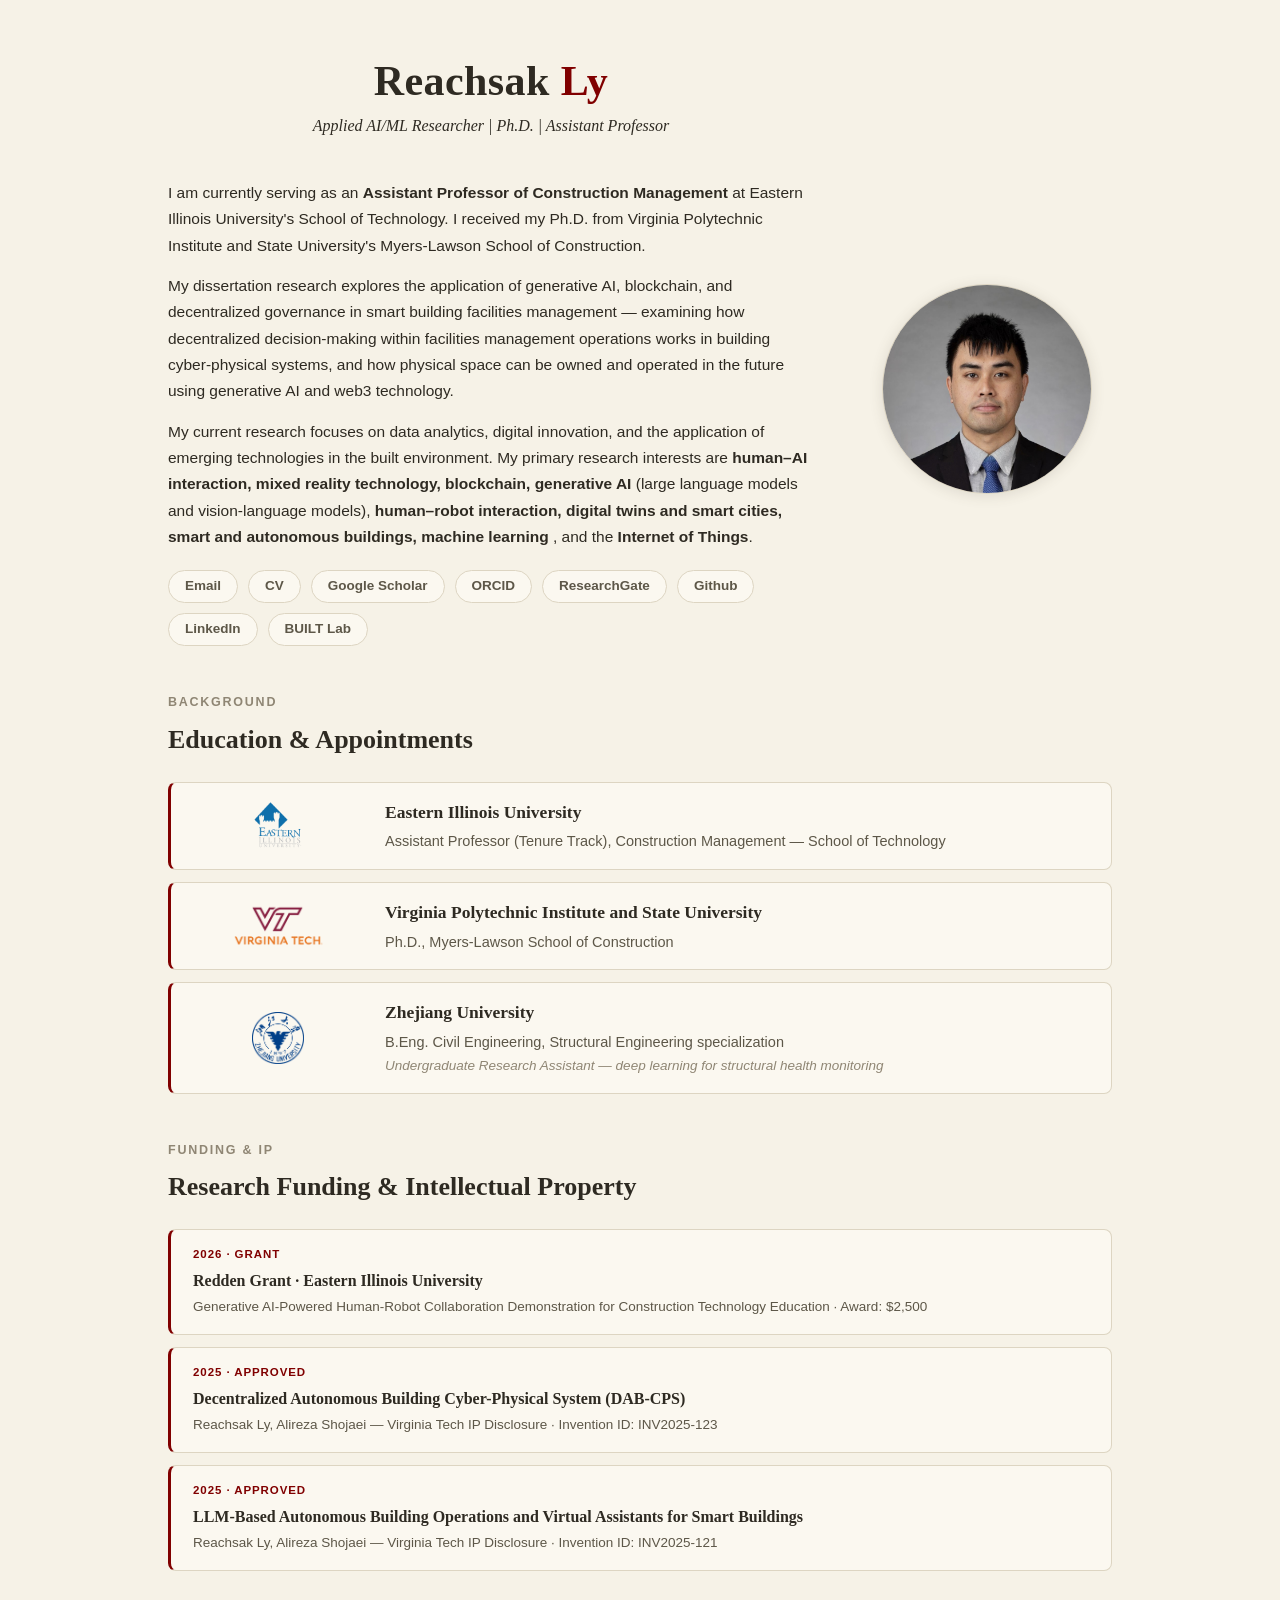
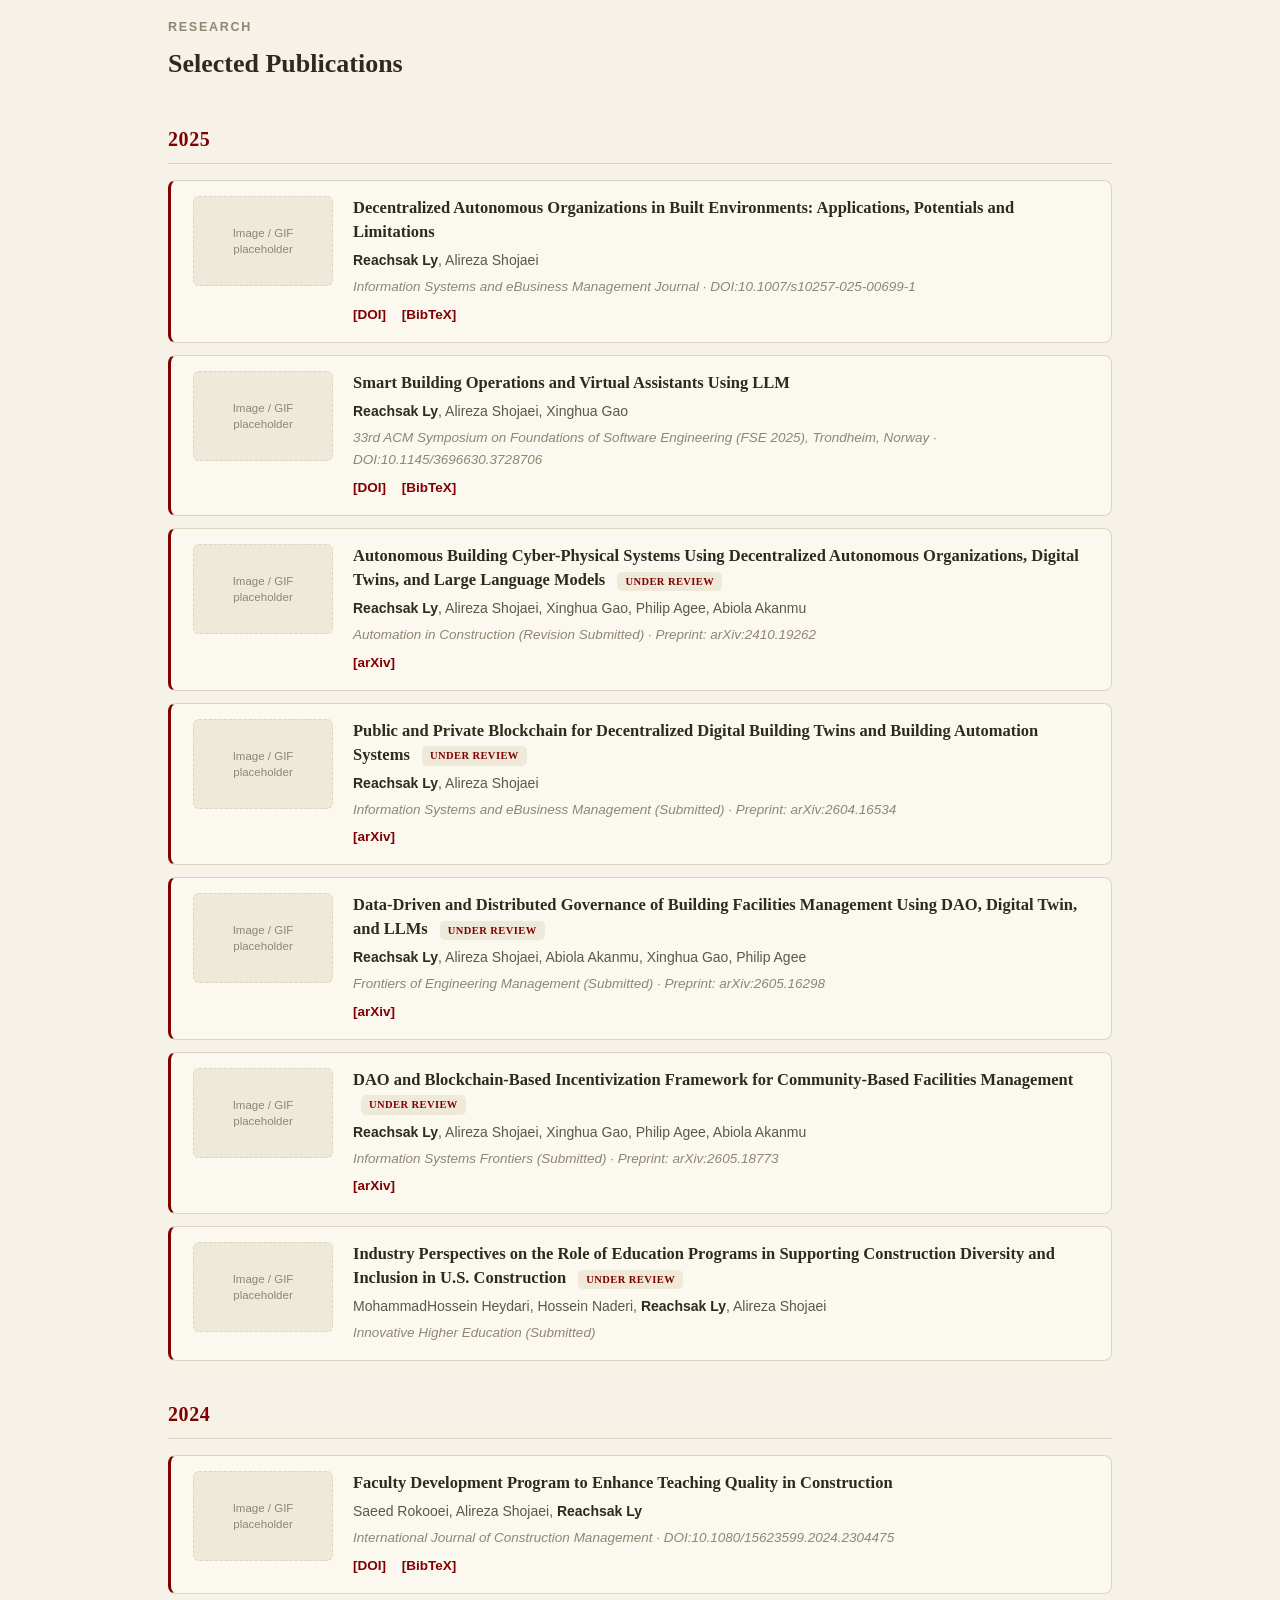
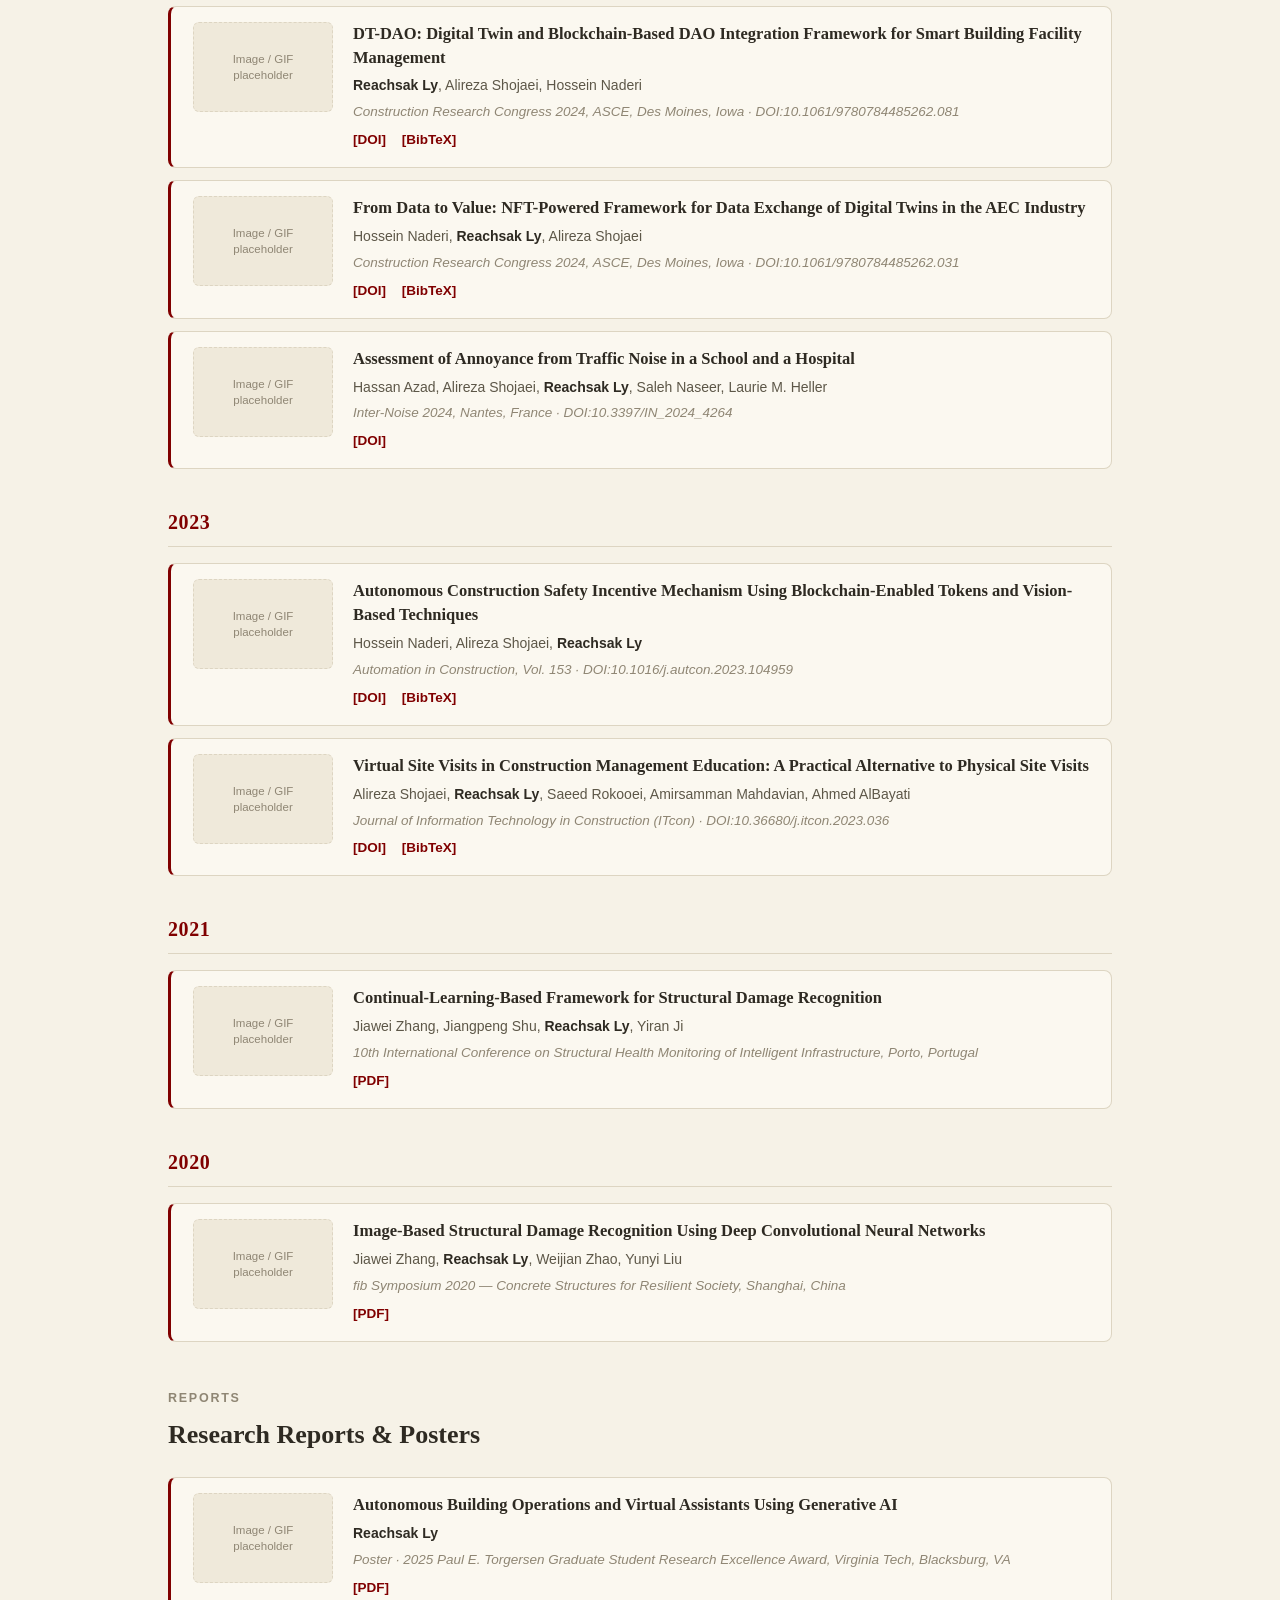
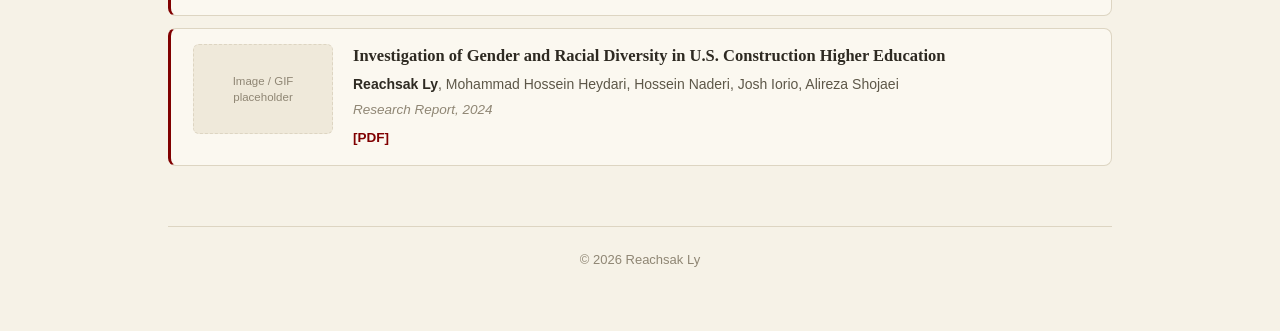
<file: index1.html>
<!doctype html>
<html lang="en">
  <head>
    <meta charset="utf-8" />
    <title>Reachsak Ly</title>
    <meta name="author" content="Reachsak Ly" />
    <meta
      name="description"
      content="Reachsak Ly — Assistant Professor of Construction Management, Eastern Illinois University."
    />
    <meta name="viewport" content="width=device-width, initial-scale=1" />

    <link rel="stylesheet" type="text/css" href="stylesheet.css" />

    <link
      rel="icon"
      href="data:image/svg+xml,<svg xmlns=%22http://www.w3.org/2000/svg%22 viewBox=%220 0 100 100%22><text y=%22.9em%22 font-size=%2290%22>🏗️</text></svg>"
    />
  </head>

  <body>
    <div class="page">
      <!-- ============================ Hero ============================ -->
      <header class="hero">
        <div class="hero-text">
          <h1 class="hero-name" style="text-align: center">
            Reachsak <span class="accent">Ly</span>
          </h1>

          <p class="hero-tagline" style="text-align: center">
            Applied AI/ML Researcher | Ph.D. | Assistant Professor
          </p>

          <br />

          <p>
            I am currently serving as an
            <b>Assistant Professor of Construction Management</b> at Eastern
            Illinois University's School of Technology. I received my Ph.D. from
            Virginia Polytechnic Institute and State University's Myers-Lawson
            School of Construction.
          </p>

          <p>
            My dissertation research explores the application of generative AI,
            blockchain, and decentralized governance in smart building
            facilities management — examining how decentralized decision-making
            within facilities management operations works in building
            cyber-physical systems, and how physical space can be owned and
            operated in the future using generative AI and web3 technology.
          </p>

          <p>
            My current research focuses on data analytics, digital innovation,
            and the application of emerging technologies in the built
            environment. My primary research interests are
            <strong>
              human–AI interaction, mixed reality technology, blockchain,
              generative AI
            </strong>
            (large language models and vision-language models),
            <strong>
              human–robot interaction, digital twins and smart cities, smart and
              autonomous buildings, machine learning </strong
            >, and the <strong>Internet of Things</strong>.
          </p>

          <nav class="hero-links">
            <a href="mailto:lyreachsak@gmail.com">Email</a>

            <a href="http://reachsak.github.io/files/reachsak.pdf">CV</a>

            <a
              href="https://scholar.google.com/citations?user=cC-f6WoAAAAJ&hl=en&authuser=1"
            >
              Google Scholar
            </a>

            <a href="https://orcid.org/my-orcid?orcid=0000-0003-0332-1312">
              ORCID
            </a>

            <a href="https://www.researchgate.net/profile/Reachsak-Ly">
              ResearchGate
            </a>

            <a href="https://github.com/reachsak">Github</a>

            <a href="https://www.linkedin.com/in/reachsak">LinkedIn</a>

            <a href="https://built-lab.github.io/">BUILT Lab</a>
          </nav>
        </div>

        <div class="hero-side">
          <a href="images/profile.png">
            <img
              class="hero-photo"
              alt="Reachsak Ly"
              src="images/profile.png"
            />
          </a>
        </div>
      </header>

      <!-- ===================== Education & Appointments ==================== -->
      <section class="section">
        <span class="section-label">Background</span>

        <h2 class="section-title">Education &amp; Appointments</h2>

        <!-- Eastern Illinois University -->
        <div class="intern-box">
          <img
            class="intern-logo"
            src="images/EIU.png"
            alt="Eastern Illinois University"
          />

          <div class="intern-info">
            <div class="intern-company">Eastern Illinois University</div>

            <div class="intern-role">
              Assistant Professor (Tenure Track), Construction Management —
              School of Technology
            </div>
          </div>
        </div>

        <!-- Virginia Tech -->
        <div class="intern-box">
          <img class="intern-logo" src="images/VT.png" alt="Virginia Tech" />

          <div class="intern-info">
            <div class="intern-company">
              Virginia Polytechnic Institute and State University
            </div>

            <div class="intern-role">
              Ph.D., Myers-Lawson School of Construction
            </div>
          </div>
        </div>

        <!-- Zhejiang University -->
        <div class="intern-box">
          <img
            class="intern-logo"
            src="images/ZJU.png"
            alt="Zhejiang University"
          />

          <div class="intern-info">
            <div class="intern-company">Zhejiang University</div>

            <div class="intern-role">
              B.Eng. Civil Engineering, Structural Engineering specialization
            </div>

            <div class="intern-advisor">
              Undergraduate Research Assistant — deep learning for structural
              health monitoring
            </div>
          </div>
        </div>
      </section>

      <!-- ==================== Funding & IP =================== -->
      <section class="section">
        <span class="section-label"> Funding &amp; IP </span>

        <h2 class="section-title">
          Research Funding &amp; Intellectual Property
        </h2>

        <div class="fund-box">
          <span class="fund-tag"> 2026 · Grant </span>

          <div class="fund-title">
            Redden Grant · Eastern Illinois University
          </div>

          <div class="fund-desc">
            Generative AI-Powered Human-Robot Collaboration Demonstration for
            Construction Technology Education · Award: $2,500
          </div>
        </div>

        <div class="fund-box">
          <span class="fund-tag"> 2025 · Approved </span>

          <div class="fund-title">
            Decentralized Autonomous Building Cyber-Physical System (DAB-CPS)
          </div>

          <div class="fund-desc">
            Reachsak Ly, Alireza Shojaei — Virginia Tech IP Disclosure ·
            Invention ID: INV2025-123
          </div>
        </div>

        <div class="fund-box">
          <span class="fund-tag"> 2025 · Approved </span>

          <div class="fund-title">
            LLM-Based Autonomous Building Operations and Virtual Assistants for
            Smart Buildings
          </div>

          <div class="fund-desc">
            Reachsak Ly, Alireza Shojaei — Virginia Tech IP Disclosure ·
            Invention ID: INV2025-121
          </div>
        </div>
      </section>

      <!-- ==================== Research / Publications =================== -->
      <section class="section">
        <span class="section-label"> Research </span>

        <h2 class="section-title">Selected Publications</h2>

        <div class="pub-year">2025</div>

        <div class="pub-box">
          <div class="pub-media">
            <div class="pub-placeholder">
              <span>
                Image / GIF<br />
                placeholder
              </span>
            </div>
          </div>

          <div class="pub-content">
            <div class="pub-title">
              Decentralized Autonomous Organizations in Built Environments:
              Applications, Potentials and Limitations
            </div>

            <div class="pub-authors"><b>Reachsak Ly</b>, Alireza Shojaei</div>

            <div class="pub-venue">
              Information Systems and eBusiness Management Journal ·
              DOI:10.1007/s10257-025-00699-1
            </div>

            <div class="pub-link">
              <a href="https://doi.org/10.1007/s10257-025-00699-1"> [DOI] </a>

              <a href="#"> [BibTeX] </a>
            </div>
          </div>
        </div>

        <div class="pub-box">
          <div class="pub-media">
            <div class="pub-placeholder">
              <span>
                Image / GIF<br />
                placeholder
              </span>
            </div>
          </div>

          <div class="pub-content">
            <div class="pub-title">
              Smart Building Operations and Virtual Assistants Using LLM
            </div>

            <div class="pub-authors">
              <b>Reachsak Ly</b>, Alireza Shojaei, Xinghua Gao
            </div>

            <div class="pub-venue">
              33rd ACM Symposium on Foundations of Software Engineering (FSE
              2025), Trondheim, Norway · DOI:10.1145/3696630.3728706
            </div>

            <div class="pub-link">
              <a href="https://doi.org/10.1145/3696630.3728706"> [DOI] </a>

              <a href="#"> [BibTeX] </a>
            </div>
          </div>
        </div>

        <div class="pub-box">
          <div class="pub-media">
            <div class="pub-placeholder">
              <span>
                Image / GIF<br />
                placeholder
              </span>
            </div>
          </div>

          <div class="pub-content">
            <div class="pub-title">
              Autonomous Building Cyber-Physical Systems Using Decentralized
              Autonomous Organizations, Digital Twins, and Large Language Models
              <span class="status"> Under Review </span>
            </div>

            <div class="pub-authors">
              <b>Reachsak Ly</b>, Alireza Shojaei, Xinghua Gao, Philip Agee,
              Abiola Akanmu
            </div>

            <div class="pub-venue">
              Automation in Construction (Revision Submitted) · Preprint:
              arXiv:2410.19262
            </div>

            <div class="pub-link">
              <a href="https://arxiv.org/abs/2410.19262"> [arXiv] </a>
            </div>
          </div>
        </div>

        <div class="pub-box">
          <div class="pub-media">
            <div class="pub-placeholder">
              <span>
                Image / GIF<br />
                placeholder
              </span>
            </div>
          </div>

          <div class="pub-content">
            <div class="pub-title">
              Public and Private Blockchain for Decentralized Digital Building
              Twins and Building Automation Systems
              <span class="status"> Under Review </span>
            </div>

            <div class="pub-authors"><b>Reachsak Ly</b>, Alireza Shojaei</div>

            <div class="pub-venue">
              Information Systems and eBusiness Management (Submitted) ·
              Preprint: arXiv:2604.16534
            </div>

            <div class="pub-link">
              <a href="https://arxiv.org/abs/2604.16534"> [arXiv] </a>
            </div>
          </div>
        </div>

        <div class="pub-box">
          <div class="pub-media">
            <div class="pub-placeholder">
              <span>
                Image / GIF<br />
                placeholder
              </span>
            </div>
          </div>

          <div class="pub-content">
            <div class="pub-title">
              Data-Driven and Distributed Governance of Building Facilities
              Management Using DAO, Digital Twin, and LLMs
              <span class="status"> Under Review </span>
            </div>

            <div class="pub-authors">
              <b>Reachsak Ly</b>, Alireza Shojaei, Abiola Akanmu, Xinghua Gao,
              Philip Agee
            </div>

            <div class="pub-venue">
              Frontiers of Engineering Management (Submitted) · Preprint:
              arXiv:2605.16298
            </div>

            <div class="pub-link">
              <a href="https://arxiv.org/abs/2605.16298"> [arXiv] </a>
            </div>
          </div>
        </div>

        <div class="pub-box">
          <div class="pub-media">
            <div class="pub-placeholder">
              <span>
                Image / GIF<br />
                placeholder
              </span>
            </div>
          </div>

          <div class="pub-content">
            <div class="pub-title">
              DAO and Blockchain-Based Incentivization Framework for
              Community-Based Facilities Management
              <span class="status"> Under Review </span>
            </div>

            <div class="pub-authors">
              <b>Reachsak Ly</b>, Alireza Shojaei, Xinghua Gao, Philip Agee,
              Abiola Akanmu
            </div>

            <div class="pub-venue">
              Information Systems Frontiers (Submitted) · Preprint:
              arXiv:2605.18773
            </div>

            <div class="pub-link">
              <a href="https://arxiv.org/abs/2605.18773"> [arXiv] </a>
            </div>
          </div>
        </div>

        <div class="pub-box">
          <div class="pub-media">
            <div class="pub-placeholder">
              <span>
                Image / GIF<br />
                placeholder
              </span>
            </div>
          </div>

          <div class="pub-content">
            <div class="pub-title">
              Industry Perspectives on the Role of Education Programs in
              Supporting Construction Diversity and Inclusion in U.S.
              Construction
              <span class="status"> Under Review </span>
            </div>

            <div class="pub-authors">
              MohammadHossein Heydari, Hossein Naderi,
              <b>Reachsak Ly</b>, Alireza Shojaei
            </div>

            <div class="pub-venue">Innovative Higher Education (Submitted)</div>
          </div>
        </div>

        <div class="pub-year">2024</div>

        <div class="pub-box">
          <div class="pub-media">
            <div class="pub-placeholder">
              <span>
                Image / GIF<br />
                placeholder
              </span>
            </div>
          </div>

          <div class="pub-content">
            <div class="pub-title">
              Faculty Development Program to Enhance Teaching Quality in
              Construction
            </div>

            <div class="pub-authors">
              Saeed Rokooei, Alireza Shojaei, <b>Reachsak Ly</b>
            </div>

            <div class="pub-venue">
              International Journal of Construction Management ·
              DOI:10.1080/15623599.2024.2304475
            </div>

            <div class="pub-link">
              <a href="https://doi.org/10.1080/15623599.2024.2304475">
                [DOI]
              </a>

              <a href="#"> [BibTeX] </a>
            </div>
          </div>
        </div>

        <div class="pub-box">
          <div class="pub-media">
            <div class="pub-placeholder">
              <span>
                Image / GIF<br />
                placeholder
              </span>
            </div>
          </div>

          <div class="pub-content">
            <div class="pub-title">
              DT-DAO: Digital Twin and Blockchain-Based DAO Integration
              Framework for Smart Building Facility Management
            </div>

            <div class="pub-authors">
              <b>Reachsak Ly</b>, Alireza Shojaei, Hossein Naderi
            </div>

            <div class="pub-venue">
              Construction Research Congress 2024, ASCE, Des Moines, Iowa ·
              DOI:10.1061/9780784485262.081
            </div>

            <div class="pub-link">
              <a href="https://doi.org/10.1061/9780784485262.081"> [DOI] </a>

              <a href="#"> [BibTeX] </a>
            </div>
          </div>
        </div>

        <div class="pub-box">
          <div class="pub-media">
            <div class="pub-placeholder">
              <span>
                Image / GIF<br />
                placeholder
              </span>
            </div>
          </div>

          <div class="pub-content">
            <div class="pub-title">
              From Data to Value: NFT-Powered Framework for Data Exchange of
              Digital Twins in the AEC Industry
            </div>

            <div class="pub-authors">
              Hossein Naderi, <b>Reachsak Ly</b>, Alireza Shojaei
            </div>

            <div class="pub-venue">
              Construction Research Congress 2024, ASCE, Des Moines, Iowa ·
              DOI:10.1061/9780784485262.031
            </div>

            <div class="pub-link">
              <a href="https://doi.org/10.1061/9780784485262.031"> [DOI] </a>

              <a href="#"> [BibTeX] </a>
            </div>
          </div>
        </div>

        <div class="pub-box">
          <div class="pub-media">
            <div class="pub-placeholder">
              <span>
                Image / GIF<br />
                placeholder
              </span>
            </div>
          </div>

          <div class="pub-content">
            <div class="pub-title">
              Assessment of Annoyance from Traffic Noise in a School and a
              Hospital
            </div>

            <div class="pub-authors">
              Hassan Azad, Alireza Shojaei, <b>Reachsak Ly</b>, Saleh Naseer,
              Laurie M. Heller
            </div>

            <div class="pub-venue">
              Inter-Noise 2024, Nantes, France · DOI:10.3397/IN_2024_4264
            </div>

            <div class="pub-link">
              <a href="https://doi.org/10.3397/IN_2024_4264"> [DOI] </a>
            </div>
          </div>
        </div>

        <div class="pub-year">2023</div>

        <div class="pub-box">
          <div class="pub-media">
            <div class="pub-placeholder">
              <span>
                Image / GIF<br />
                placeholder
              </span>
            </div>
          </div>

          <div class="pub-content">
            <div class="pub-title">
              Autonomous Construction Safety Incentive Mechanism Using
              Blockchain-Enabled Tokens and Vision-Based Techniques
            </div>

            <div class="pub-authors">
              Hossein Naderi, Alireza Shojaei, <b>Reachsak Ly</b>
            </div>

            <div class="pub-venue">
              Automation in Construction, Vol. 153 ·
              DOI:10.1016/j.autcon.2023.104959
            </div>

            <div class="pub-link">
              <a href="https://doi.org/10.1016/j.autcon.2023.104959"> [DOI] </a>

              <a href="#"> [BibTeX] </a>
            </div>
          </div>
        </div>

        <div class="pub-box">
          <div class="pub-media">
            <div class="pub-placeholder">
              <span>
                Image / GIF<br />
                placeholder
              </span>
            </div>
          </div>

          <div class="pub-content">
            <div class="pub-title">
              Virtual Site Visits in Construction Management Education: A
              Practical Alternative to Physical Site Visits
            </div>

            <div class="pub-authors">
              Alireza Shojaei, <b>Reachsak Ly</b>, Saeed Rokooei, Amirsamman
              Mahdavian, Ahmed AlBayati
            </div>

            <div class="pub-venue">
              Journal of Information Technology in Construction (ITcon) ·
              DOI:10.36680/j.itcon.2023.036
            </div>

            <div class="pub-link">
              <a href="https://doi.org/10.36680/j.itcon.2023.036"> [DOI] </a>

              <a href="#"> [BibTeX] </a>
            </div>
          </div>
        </div>

        <div class="pub-year">2021</div>

        <div class="pub-box">
          <div class="pub-media">
            <div class="pub-placeholder">
              <span>
                Image / GIF<br />
                placeholder
              </span>
            </div>
          </div>

          <div class="pub-content">
            <div class="pub-title">
              Continual-Learning-Based Framework for Structural Damage
              Recognition
            </div>

            <div class="pub-authors">
              Jiawei Zhang, Jiangpeng Shu, <b>Reachsak Ly</b>, Yiran Ji
            </div>

            <div class="pub-venue">
              10th International Conference on Structural Health Monitoring of
              Intelligent Infrastructure, Porto, Portugal
            </div>

            <div class="pub-link">
              <a href="#"> [PDF] </a>
            </div>
          </div>
        </div>

        <div class="pub-year">2020</div>

        <div class="pub-box">
          <div class="pub-media">
            <div class="pub-placeholder">
              <span>
                Image / GIF<br />
                placeholder
              </span>
            </div>
          </div>

          <div class="pub-content">
            <div class="pub-title">
              Image-Based Structural Damage Recognition Using Deep Convolutional
              Neural Networks
            </div>

            <div class="pub-authors">
              Jiawei Zhang, <b>Reachsak Ly</b>, Weijian Zhao, Yunyi Liu
            </div>

            <div class="pub-venue">
              fib Symposium 2020 — Concrete Structures for Resilient Society,
              Shanghai, China
            </div>

            <div class="pub-link">
              <a href="#"> [PDF] </a>
            </div>
          </div>
        </div>
      </section>

      <!-- ==================== Reports & Posters =================== -->
      <section class="section">
        <span class="section-label"> Reports </span>

        <h2 class="section-title">Research Reports &amp; Posters</h2>

        <div class="pub-box">
          <div class="pub-media">
            <div class="pub-placeholder">
              <span>
                Image / GIF<br />
                placeholder
              </span>
            </div>
          </div>

          <div class="pub-content">
            <div class="pub-title">
              Autonomous Building Operations and Virtual Assistants Using
              Generative AI
            </div>

            <div class="pub-authors">
              <b>Reachsak Ly</b>
            </div>

            <div class="pub-venue">
              Poster · 2025 Paul E. Torgersen Graduate Student Research
              Excellence Award, Virginia Tech, Blacksburg, VA
            </div>

            <div class="pub-link">
              <a href="#"> [PDF] </a>
            </div>
          </div>
        </div>

        <div class="pub-box">
          <div class="pub-media">
            <div class="pub-placeholder">
              <span>
                Image / GIF<br />
                placeholder
              </span>
            </div>
          </div>

          <div class="pub-content">
            <div class="pub-title">
              Investigation of Gender and Racial Diversity in U.S. Construction
              Higher Education
            </div>

            <div class="pub-authors">
              <b>Reachsak Ly</b>, Mohammad Hossein Heydari, Hossein Naderi, Josh
              Iorio, Alireza Shojaei
            </div>

            <div class="pub-venue">Research Report, 2024</div>

            <div class="pub-link">
              <a href="#"> [PDF] </a>
            </div>
          </div>
        </div>
      </section>

      <!-- ==================== Footer =================== -->
      <footer class="site-footer">© 2026 Reachsak Ly</footer>
    </div>
  </body>
</html>
</file>
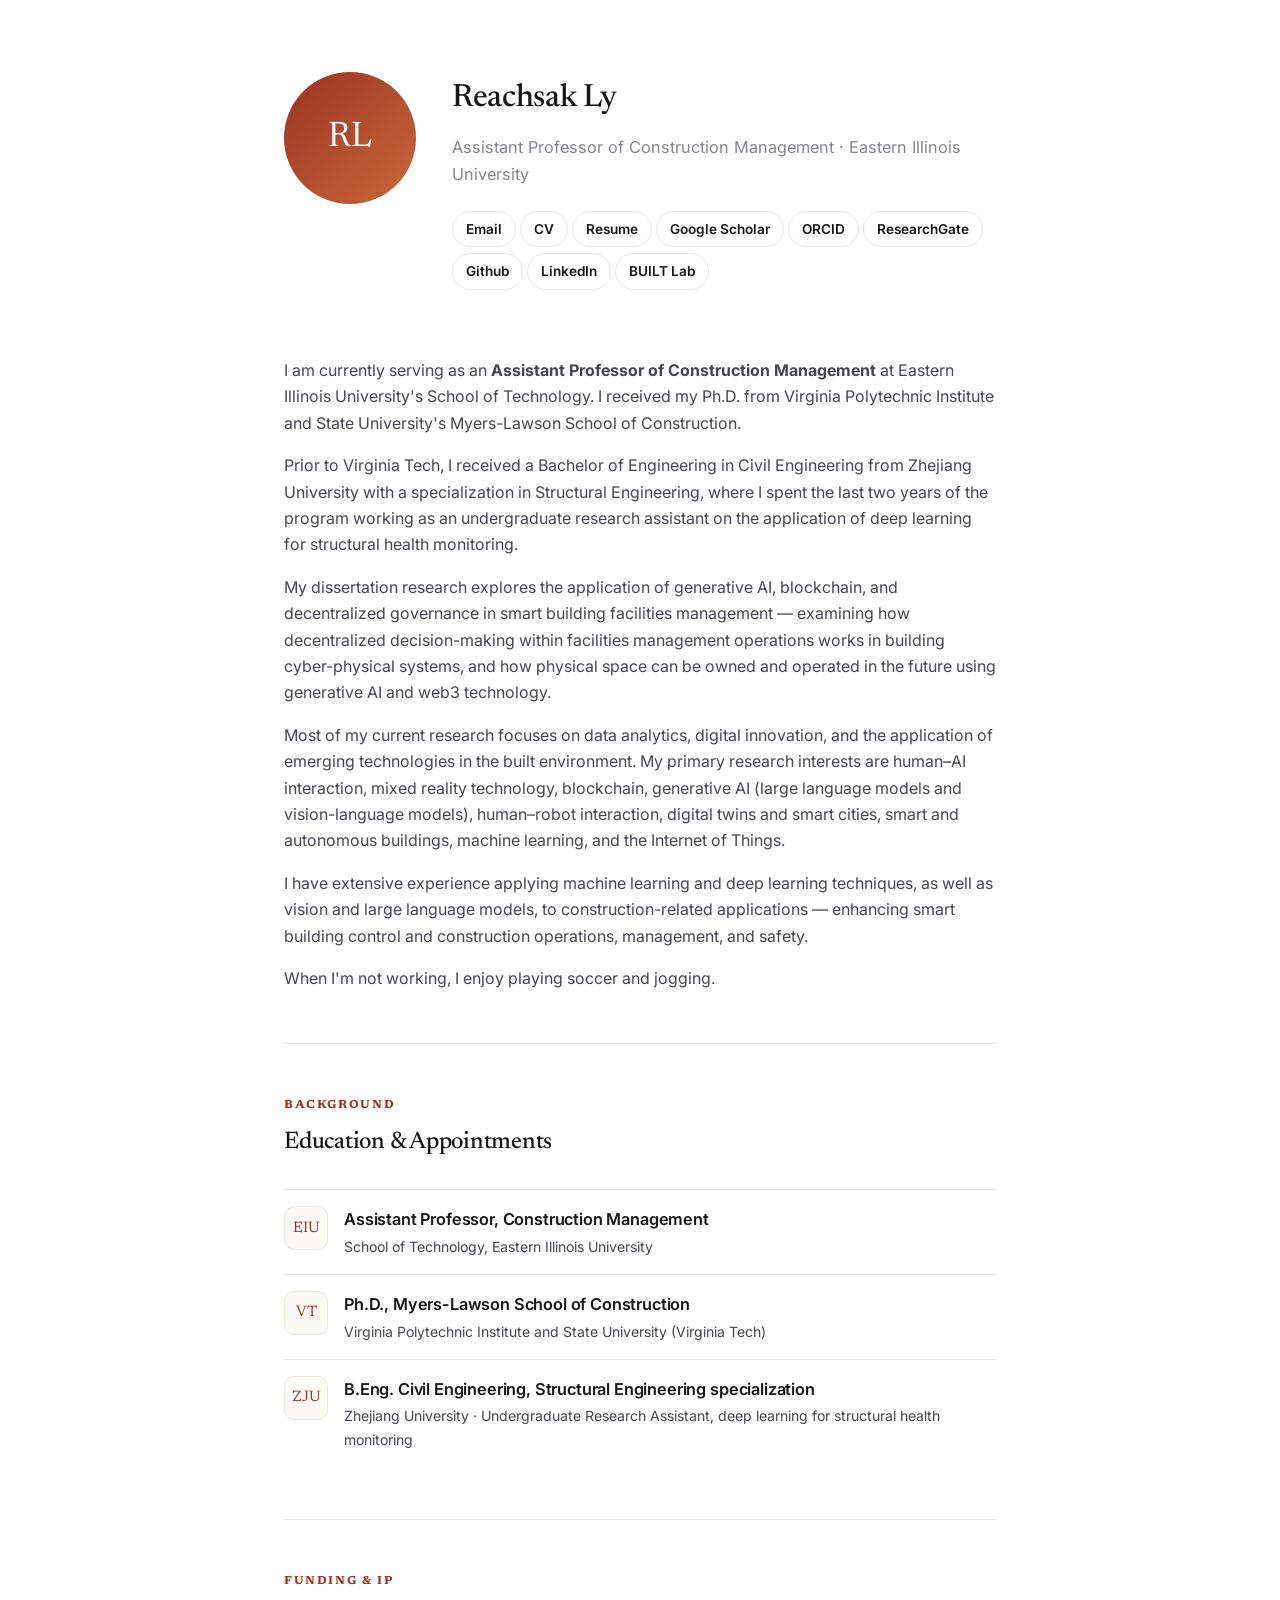
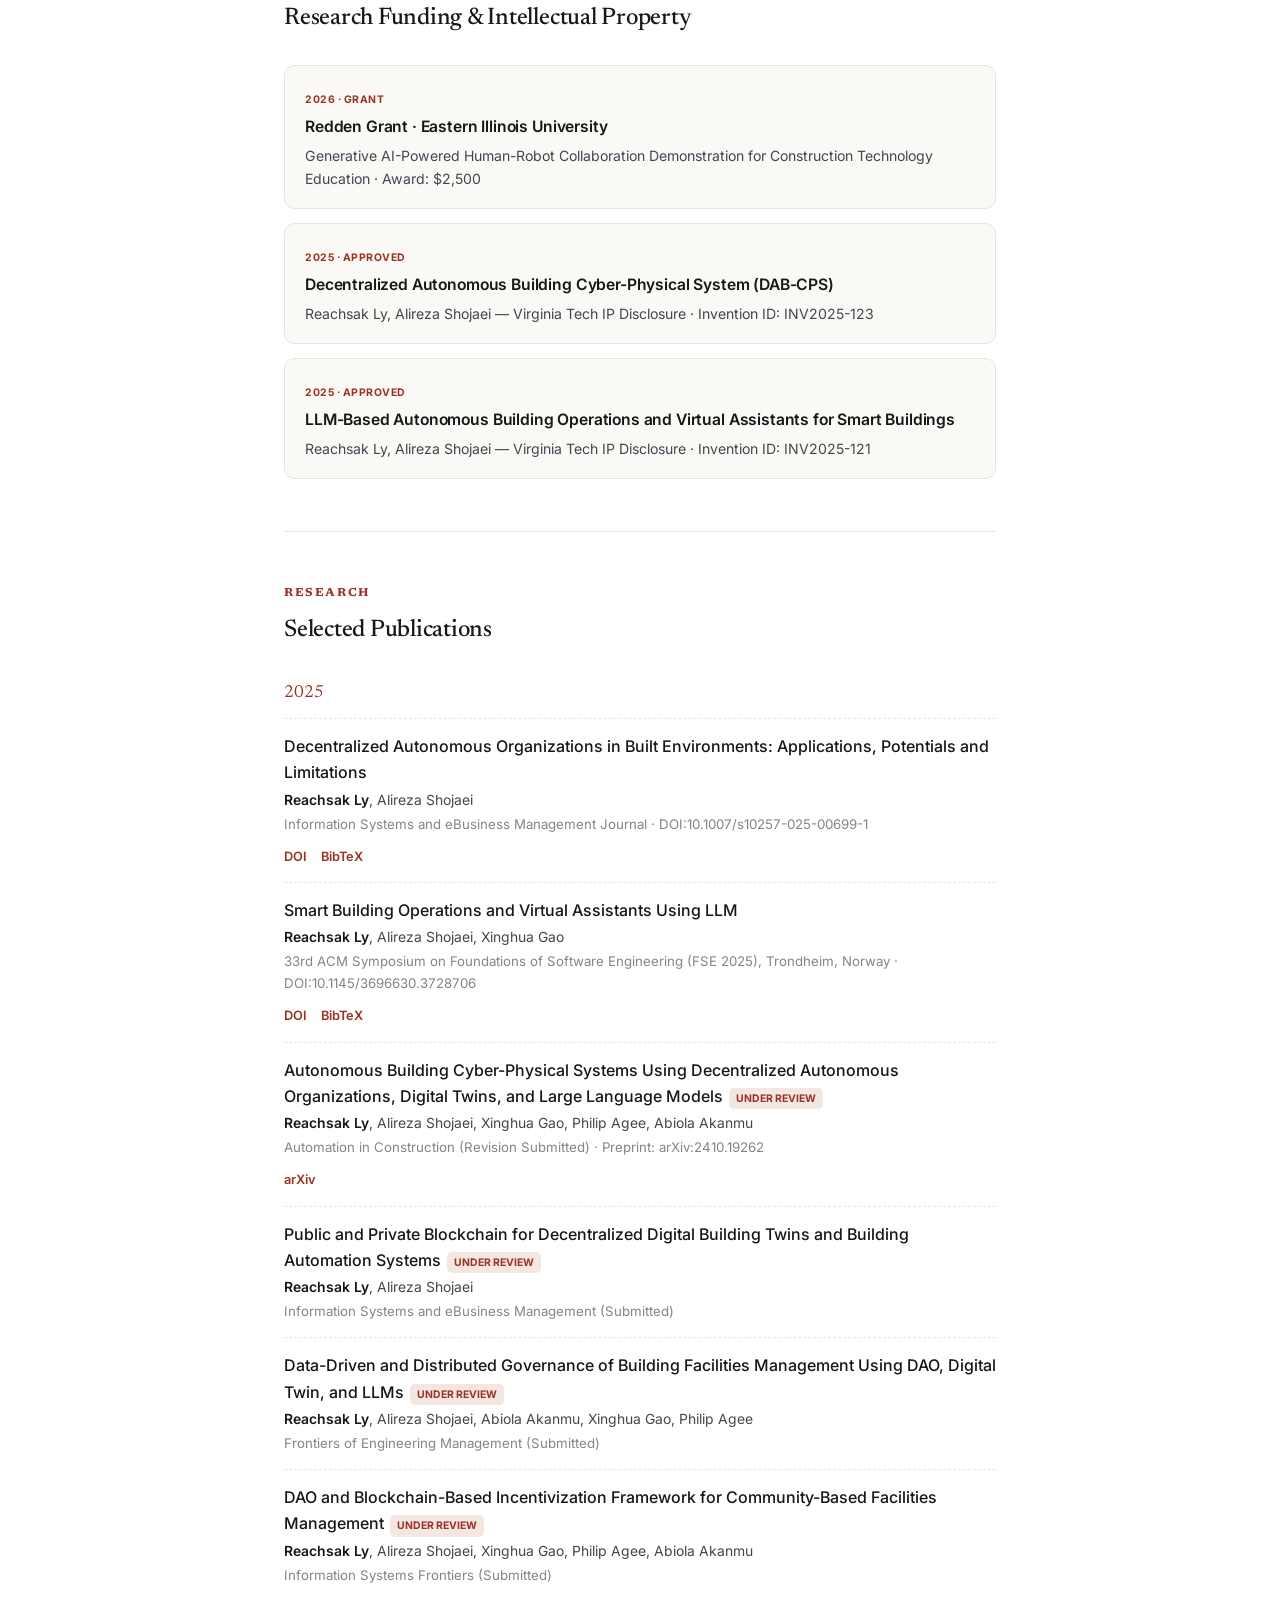
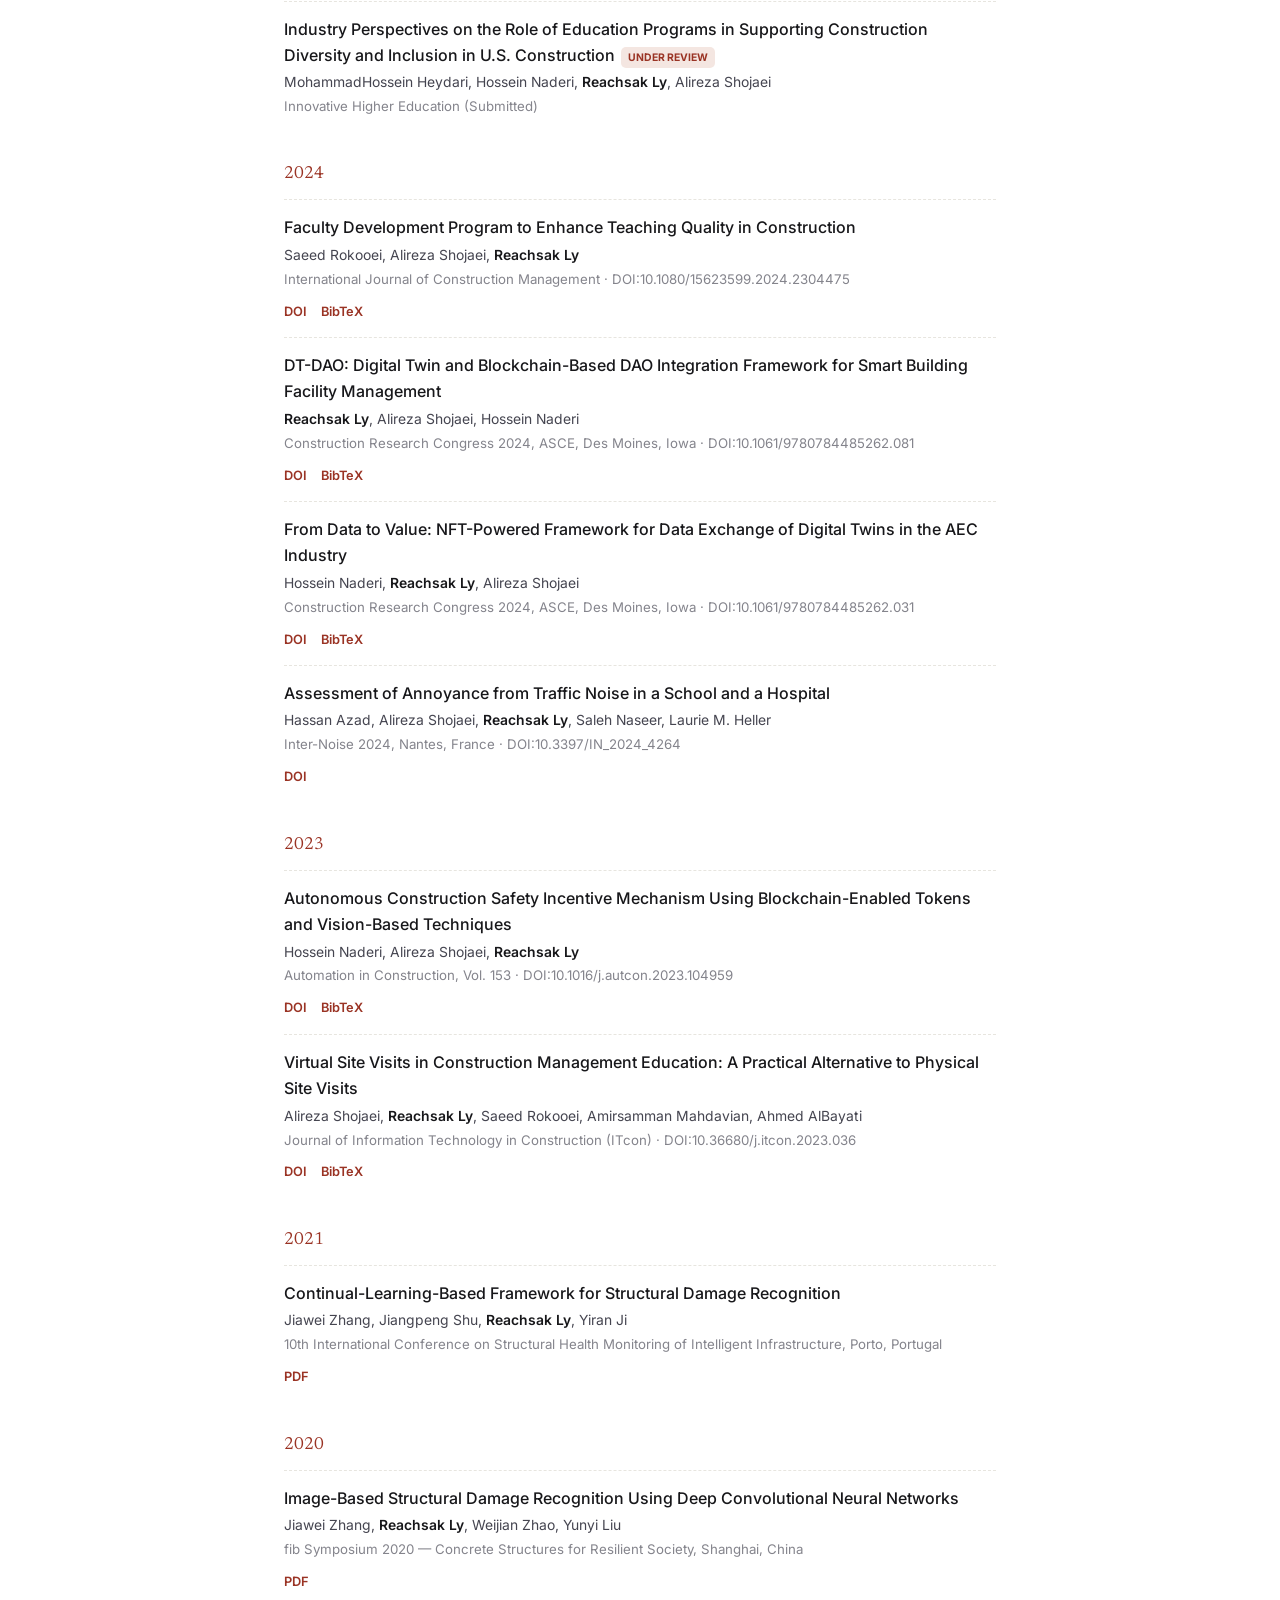
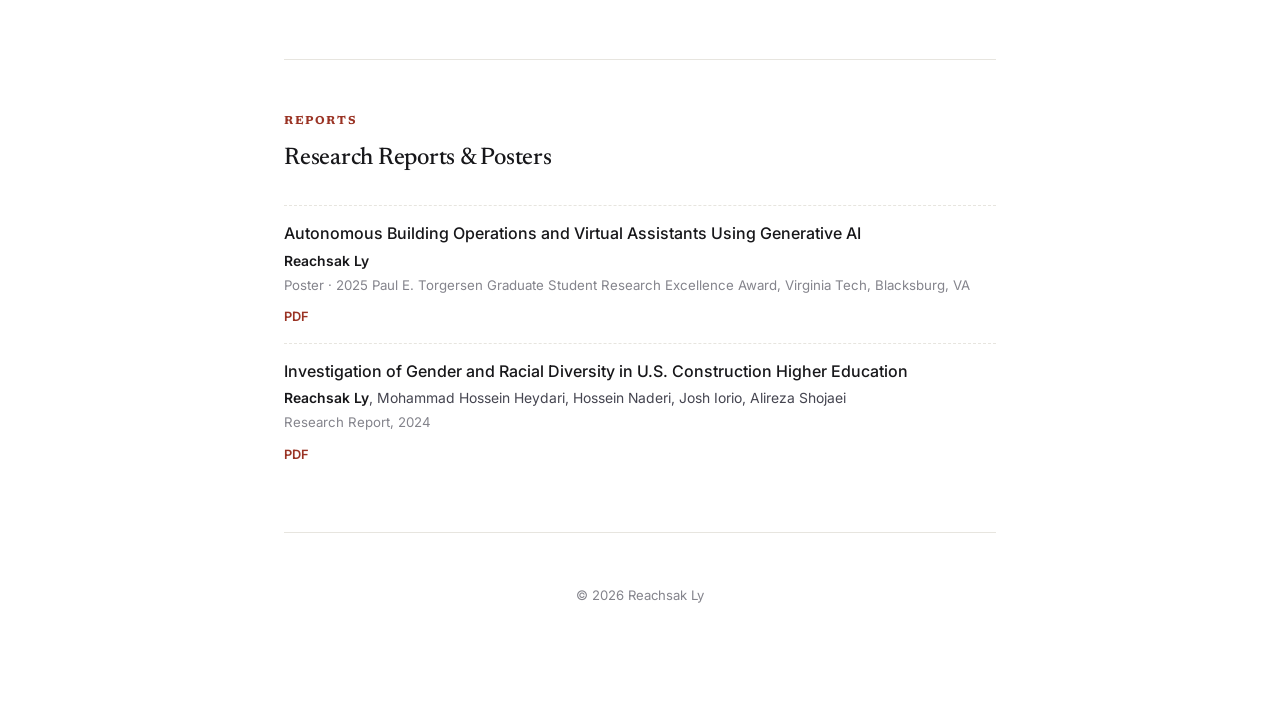
<file: old/index2.html>
<!doctype html>
<html lang="en">
  <head>
    <meta charset="UTF-8" />
    <meta name="viewport" content="width=device-width, initial-scale=1" />
    <title>Reachsak Ly</title>
    <meta
      name="description"
      content="Reachsak Ly — Assistant Professor of Construction Management, Eastern Illinois University."
    />
    <style>
      @import url("https://fonts.googleapis.com/css2?family=Newsreader:ital,opsz,wght@0,6..72,400;0,6..72,500;0,6..72,600;1,6..72,400&family=Inter:wght@400;500;600;700&display=swap");

      :root {
        --ink: #17171a;
        --ink-soft: #454550;
        --ink-faint: #84848c;
        --paper: #ffffff;
        --line: #e7e5df;
        --accent: #9a3324;
        --tile: #faf9f6;
        --serif: "Newsreader", "Iowan Old Style", Georgia, serif;
        --sans:
          "Inter", -apple-system, BlinkMacSystemFont, "Segoe UI", sans-serif;
        --maxw: 760px;
      }
      * {
        box-sizing: border-box;
      }
      body {
        margin: 0;
        font-family: var(--sans);
        color: var(--ink);
        background: var(--paper);
        line-height: 1.65;
        -webkit-font-smoothing: antialiased;
      }
      .wrap {
        max-width: var(--maxw);
        margin: 0 auto;
        padding: 72px 24px 100px;
      }
      a {
        color: var(--accent);
        text-decoration: none;
      }
      a:hover {
        text-decoration: underline;
      }
      h1,
      h2,
      h3 {
        font-family: var(--serif);
        font-weight: 500;
        color: var(--ink);
        margin: 0 0 0.3em;
        letter-spacing: -0.01em;
      }
      h1 {
        font-size: 2rem;
      }
      h3.sec {
        font-size: 0.72rem;
        font-weight: 700;
        letter-spacing: 0.14em;
        text-transform: uppercase;
        color: var(--accent);
        margin: 0 0 8px;
      }
      h2.sec-title {
        font-size: 1.5rem;
        margin-bottom: 1.1em;
      }
      p {
        color: var(--ink-soft);
        margin: 0 0 1em;
      }
      hr {
        border: none;
        border-top: 1px solid var(--line);
        margin: 52px 0;
      }

      /* header */
      .subtitle {
        font-size: 1.02rem;
        color: var(--ink-faint);
        margin-bottom: 1.4em;
      }
      .linkrow {
        display: flex;
        flex-wrap: wrap;
        gap: 6px 4px;
        margin-bottom: 2.2em;
      }
      .linkrow a {
        font-size: 0.85rem;
        font-weight: 600;
        color: var(--ink);
        border: 1px solid var(--line);
        padding: 6px 13px;
        border-radius: 999px;
      }
      .linkrow a:hover {
        border-color: var(--accent);
        color: var(--accent);
        text-decoration: none;
      }

      .header-flex {
        display: flex;
        gap: 36px;
        align-items: flex-start;
        margin-bottom: 2em;
      }
      .header-flex .photo {
        flex: none;
        width: 132px;
        height: 132px;
        border-radius: 50%;
        background: linear-gradient(135deg, var(--accent), #c9683a);
        color: #fff;
        display: flex;
        align-items: center;
        justify-content: center;
        font-family: var(--serif);
        font-size: 2.2rem;
      }

      /* education / experience timeline */
      .exp-item {
        display: flex;
        gap: 16px;
        padding: 16px 0;
        border-top: 1px solid var(--line);
      }
      .exp-item:first-child {
        border-top: none;
      }
      .exp-badge {
        flex: none;
        width: 44px;
        height: 44px;
        border-radius: 10px;
        background: var(--tile);
        border: 1px solid var(--line);
        display: flex;
        align-items: center;
        justify-content: center;
        font-family: var(--serif);
        font-size: 0.95rem;
        color: var(--accent);
      }
      .exp-item h3 {
        font-size: 1.02rem;
        margin-bottom: 0.1em;
        font-family: var(--sans);
        font-weight: 600;
      }
      .exp-item .org {
        font-size: 0.88rem;
        color: var(--ink-soft);
      }
      .exp-item .date {
        font-size: 0.8rem;
        color: var(--ink-faint);
        margin-top: 2px;
      }

      /* publications */
      .pub-year {
        font-family: var(--serif);
        font-size: 1.1rem;
        color: var(--accent);
        margin: 28px 0 10px;
      }
      .pub-year:first-of-type {
        margin-top: 0;
      }
      .pub {
        padding: 14px 0;
        border-top: 1px dashed var(--line);
      }
      .pub:first-child {
        border-top: none;
      }
      .pub .ttl {
        font-size: 1rem;
        color: var(--ink);
        font-weight: 500;
        margin-bottom: 3px;
      }
      .pub .authors {
        font-size: 0.87rem;
        color: var(--ink-soft);
      }
      .pub .authors b {
        color: var(--ink);
        font-weight: 600;
      }
      .pub .venue {
        font-size: 0.83rem;
        color: var(--ink-faint);
        margin-top: 2px;
      }
      .pub .links {
        margin-top: 6px;
      }
      .pub .links a {
        font-size: 0.8rem;
        font-weight: 600;
        margin-right: 14px;
      }
      .status {
        display: inline-block;
        font-size: 0.65rem;
        font-weight: 700;
        text-transform: uppercase;
        padding: 2px 7px;
        border-radius: 5px;
        background: #f4e6e1;
        color: var(--accent);
        margin-left: 6px;
      }

      /* funding / IP tiles */
      .tile {
        border: 1px solid var(--line);
        border-radius: 10px;
        background: var(--tile);
        padding: 18px 20px;
        margin-bottom: 14px;
      }
      .tile .tag {
        display: inline-block;
        font-size: 0.65rem;
        font-weight: 700;
        letter-spacing: 0.05em;
        text-transform: uppercase;
        color: var(--accent);
        margin-bottom: 6px;
      }
      .tile h3 {
        font-size: 0.98rem;
        font-family: var(--sans);
        font-weight: 600;
        margin-bottom: 0.25em;
      }
      .tile p {
        font-size: 0.88rem;
        margin: 0;
      }

      footer {
        text-align: center;
        color: var(--ink-faint);
        font-size: 0.82rem;
        margin-top: 20px;
      }

      @media (max-width: 560px) {
        .header-flex {
          flex-direction: column;
          align-items: center;
          text-align: center;
        }
        .linkrow {
          justify-content: center;
        }
      }
    </style>
  </head>
  <body>
    <div class="wrap">
      <!-- ============ HEADER ============ -->
      <div class="header-flex">
        <div class="photo">RL</div>
        <div>
          <h1>Reachsak Ly</h1>
          <p class="subtitle">
            Assistant Professor of Construction Management · Eastern Illinois
            University
          </p>
          <div class="linkrow">
            <a href="mailto:lyreachsak@gmail.com">Email</a>
            <a href="http://reachsak.github.io/files/reachsak.pdf">CV</a>
            <a href="http://reachsak.github.io/files/resume.pdf">Resume</a>
            <a
              href="https://scholar.google.com/citations?user=cC-f6WoAAAAJ&hl=en&authuser=1"
              >Google Scholar</a
            >
            <a href="https://orcid.org/my-orcid?orcid=0000-0003-0332-1312"
              >ORCID</a
            >
            <a href="https://www.researchgate.net/profile/Reachsak-Ly"
              >ResearchGate</a
            >
            <a href="https://github.com/reachsak">Github</a>
            <a href="https://www.linkedin.com/in/reachsak">LinkedIn</a>
            <a href="https://built-lab.github.io/">BUILT Lab</a>
          </div>
        </div>
      </div>

      <p>
        I am currently serving as an
        <strong>Assistant Professor of Construction Management</strong> at
        Eastern Illinois University's School of Technology. I received my Ph.D.
        from Virginia Polytechnic Institute and State University's Myers-Lawson
        School of Construction.
      </p>

      <p>
        Prior to Virginia Tech, I received a Bachelor of Engineering in Civil
        Engineering from Zhejiang University with a specialization in Structural
        Engineering, where I spent the last two years of the program working as
        an undergraduate research assistant on the application of deep learning
        for structural health monitoring.
      </p>

      <p>
        My dissertation research explores the application of generative AI,
        blockchain, and decentralized governance in smart building facilities
        management — examining how decentralized decision-making within
        facilities management operations works in building cyber-physical
        systems, and how physical space can be owned and operated in the future
        using generative AI and web3 technology.
      </p>

      <p>
        Most of my current research focuses on data analytics, digital
        innovation, and the application of emerging technologies in the built
        environment. My primary research interests are human–AI interaction,
        mixed reality technology, blockchain, generative AI (large language
        models and vision-language models), human–robot interaction, digital
        twins and smart cities, smart and autonomous buildings, machine
        learning, and the Internet of Things.
      </p>

      <p>
        I have extensive experience applying machine learning and deep learning
        techniques, as well as vision and large language models, to
        construction-related applications — enhancing smart building control and
        construction operations, management, and safety.
      </p>

      <p>When I'm not working, I enjoy playing soccer and jogging.</p>

      <hr />

      <!-- ============ EDUCATION ============ -->
      <h3 class="sec">Background</h3>
      <h2 class="sec-title">Education &amp; Appointments</h2>

      <div class="exp-item">
        <div class="exp-badge">EIU</div>
        <div>
          <h3>Assistant Professor, Construction Management</h3>
          <div class="org">
            School of Technology, Eastern Illinois University
          </div>
        </div>
      </div>

      <div class="exp-item">
        <div class="exp-badge">VT</div>
        <div>
          <h3>Ph.D., Myers-Lawson School of Construction</h3>
          <div class="org">
            Virginia Polytechnic Institute and State University (Virginia Tech)
          </div>
        </div>
      </div>

      <div class="exp-item">
        <div class="exp-badge">ZJU</div>
        <div>
          <h3>
            B.Eng. Civil Engineering, Structural Engineering specialization
          </h3>
          <div class="org">
            Zhejiang University · Undergraduate Research Assistant, deep
            learning for structural health monitoring
          </div>
        </div>
      </div>

      <hr />

      <!-- ============ RESEARCH FUNDING & IP ============ -->
      <h3 class="sec">Funding &amp; IP</h3>
      <h2 class="sec-title">Research Funding &amp; Intellectual Property</h2>

      <div class="tile">
        <span class="tag">2026 · Grant</span>
        <h3>Redden Grant · Eastern Illinois University</h3>
        <p>
          Generative AI-Powered Human-Robot Collaboration Demonstration for
          Construction Technology Education · Award: $2,500
        </p>
      </div>

      <div class="tile">
        <span class="tag">2025 · Approved</span>
        <h3>
          Decentralized Autonomous Building Cyber-Physical System (DAB-CPS)
        </h3>
        <p>
          Reachsak Ly, Alireza Shojaei — Virginia Tech IP Disclosure · Invention
          ID: INV2025-123
        </p>
      </div>

      <div class="tile">
        <span class="tag">2025 · Approved</span>
        <h3>
          LLM-Based Autonomous Building Operations and Virtual Assistants for
          Smart Buildings
        </h3>
        <p>
          Reachsak Ly, Alireza Shojaei — Virginia Tech IP Disclosure · Invention
          ID: INV2025-121
        </p>
      </div>

      <hr />

      <!-- ============ PUBLICATIONS ============ -->
      <h3 class="sec">Research</h3>
      <h2 class="sec-title">Selected Publications</h2>

      <div class="pub-year">2025</div>

      <div class="pub">
        <div class="ttl">
          Decentralized Autonomous Organizations in Built Environments:
          Applications, Potentials and Limitations
        </div>
        <div class="authors"><b>Reachsak Ly</b>, Alireza Shojaei</div>
        <div class="venue">
          Information Systems and eBusiness Management Journal ·
          DOI:10.1007/s10257-025-00699-1
        </div>
        <div class="links">
          <a href="https://doi.org/10.1007/s10257-025-00699-1">DOI</a
          ><a href="#">BibTeX</a>
        </div>
      </div>

      <div class="pub">
        <div class="ttl">
          Smart Building Operations and Virtual Assistants Using LLM
        </div>
        <div class="authors">
          <b>Reachsak Ly</b>, Alireza Shojaei, Xinghua Gao
        </div>
        <div class="venue">
          33rd ACM Symposium on Foundations of Software Engineering (FSE 2025),
          Trondheim, Norway · DOI:10.1145/3696630.3728706
        </div>
        <div class="links">
          <a href="https://doi.org/10.1145/3696630.3728706">DOI</a
          ><a href="#">BibTeX</a>
        </div>
      </div>

      <div class="pub">
        <div class="ttl">
          Autonomous Building Cyber-Physical Systems Using Decentralized
          Autonomous Organizations, Digital Twins, and Large Language
          Models<span class="status">Under Review</span>
        </div>
        <div class="authors">
          <b>Reachsak Ly</b>, Alireza Shojaei, Xinghua Gao, Philip Agee, Abiola
          Akanmu
        </div>
        <div class="venue">
          Automation in Construction (Revision Submitted) · Preprint:
          arXiv:2410.19262
        </div>
        <div class="links">
          <a href="https://arxiv.org/abs/2410.19262">arXiv</a>
        </div>
      </div>

      <div class="pub">
        <div class="ttl">
          Public and Private Blockchain for Decentralized Digital Building Twins
          and Building Automation Systems<span class="status"
            >Under Review</span
          >
        </div>
        <div class="authors"><b>Reachsak Ly</b>, Alireza Shojaei</div>
        <div class="venue">
          Information Systems and eBusiness Management (Submitted)
        </div>
      </div>

      <div class="pub">
        <div class="ttl">
          Data-Driven and Distributed Governance of Building Facilities
          Management Using DAO, Digital Twin, and LLMs<span class="status"
            >Under Review</span
          >
        </div>
        <div class="authors">
          <b>Reachsak Ly</b>, Alireza Shojaei, Abiola Akanmu, Xinghua Gao,
          Philip Agee
        </div>
        <div class="venue">Frontiers of Engineering Management (Submitted)</div>
      </div>

      <div class="pub">
        <div class="ttl">
          DAO and Blockchain-Based Incentivization Framework for Community-Based
          Facilities Management<span class="status">Under Review</span>
        </div>
        <div class="authors">
          <b>Reachsak Ly</b>, Alireza Shojaei, Xinghua Gao, Philip Agee, Abiola
          Akanmu
        </div>
        <div class="venue">Information Systems Frontiers (Submitted)</div>
      </div>

      <div class="pub">
        <div class="ttl">
          Industry Perspectives on the Role of Education Programs in Supporting
          Construction Diversity and Inclusion in U.S. Construction<span
            class="status"
            >Under Review</span
          >
        </div>
        <div class="authors">
          MohammadHossein Heydari, Hossein Naderi, <b>Reachsak Ly</b>, Alireza
          Shojaei
        </div>
        <div class="venue">Innovative Higher Education (Submitted)</div>
      </div>

      <div class="pub-year">2024</div>

      <div class="pub">
        <div class="ttl">
          Faculty Development Program to Enhance Teaching Quality in
          Construction
        </div>
        <div class="authors">
          Saeed Rokooei, Alireza Shojaei, <b>Reachsak Ly</b>
        </div>
        <div class="venue">
          International Journal of Construction Management ·
          DOI:10.1080/15623599.2024.2304475
        </div>
        <div class="links">
          <a href="https://doi.org/10.1080/15623599.2024.2304475">DOI</a
          ><a href="#">BibTeX</a>
        </div>
      </div>

      <div class="pub">
        <div class="ttl">
          DT-DAO: Digital Twin and Blockchain-Based DAO Integration Framework
          for Smart Building Facility Management
        </div>
        <div class="authors">
          <b>Reachsak Ly</b>, Alireza Shojaei, Hossein Naderi
        </div>
        <div class="venue">
          Construction Research Congress 2024, ASCE, Des Moines, Iowa ·
          DOI:10.1061/9780784485262.081
        </div>
        <div class="links">
          <a href="https://doi.org/10.1061/9780784485262.081">DOI</a
          ><a href="#">BibTeX</a>
        </div>
      </div>

      <div class="pub">
        <div class="ttl">
          From Data to Value: NFT-Powered Framework for Data Exchange of Digital
          Twins in the AEC Industry
        </div>
        <div class="authors">
          Hossein Naderi, <b>Reachsak Ly</b>, Alireza Shojaei
        </div>
        <div class="venue">
          Construction Research Congress 2024, ASCE, Des Moines, Iowa ·
          DOI:10.1061/9780784485262.031
        </div>
        <div class="links">
          <a href="https://doi.org/10.1061/9780784485262.031">DOI</a
          ><a href="#">BibTeX</a>
        </div>
      </div>

      <div class="pub">
        <div class="ttl">
          Assessment of Annoyance from Traffic Noise in a School and a Hospital
        </div>
        <div class="authors">
          Hassan Azad, Alireza Shojaei, <b>Reachsak Ly</b>, Saleh Naseer, Laurie
          M. Heller
        </div>
        <div class="venue">
          Inter-Noise 2024, Nantes, France · DOI:10.3397/IN_2024_4264
        </div>
        <div class="links">
          <a href="https://doi.org/10.3397/IN_2024_4264">DOI</a>
        </div>
      </div>

      <div class="pub-year">2023</div>

      <div class="pub">
        <div class="ttl">
          Autonomous Construction Safety Incentive Mechanism Using
          Blockchain-Enabled Tokens and Vision-Based Techniques
        </div>
        <div class="authors">
          Hossein Naderi, Alireza Shojaei, <b>Reachsak Ly</b>
        </div>
        <div class="venue">
          Automation in Construction, Vol. 153 ·
          DOI:10.1016/j.autcon.2023.104959
        </div>
        <div class="links">
          <a href="https://doi.org/10.1016/j.autcon.2023.104959">DOI</a
          ><a href="#">BibTeX</a>
        </div>
      </div>

      <div class="pub">
        <div class="ttl">
          Virtual Site Visits in Construction Management Education: A Practical
          Alternative to Physical Site Visits
        </div>
        <div class="authors">
          Alireza Shojaei, <b>Reachsak Ly</b>, Saeed Rokooei, Amirsamman
          Mahdavian, Ahmed AlBayati
        </div>
        <div class="venue">
          Journal of Information Technology in Construction (ITcon) ·
          DOI:10.36680/j.itcon.2023.036
        </div>
        <div class="links">
          <a href="https://doi.org/10.36680/j.itcon.2023.036">DOI</a
          ><a href="#">BibTeX</a>
        </div>
      </div>

      <div class="pub-year">2021</div>

      <div class="pub">
        <div class="ttl">
          Continual-Learning-Based Framework for Structural Damage Recognition
        </div>
        <div class="authors">
          Jiawei Zhang, Jiangpeng Shu, <b>Reachsak Ly</b>, Yiran Ji
        </div>
        <div class="venue">
          10th International Conference on Structural Health Monitoring of
          Intelligent Infrastructure, Porto, Portugal
        </div>
        <div class="links"><a href="#">PDF</a></div>
      </div>

      <div class="pub-year">2020</div>

      <div class="pub">
        <div class="ttl">
          Image-Based Structural Damage Recognition Using Deep Convolutional
          Neural Networks
        </div>
        <div class="authors">
          Jiawei Zhang, <b>Reachsak Ly</b>, Weijian Zhao, Yunyi Liu
        </div>
        <div class="venue">
          fib Symposium 2020 — Concrete Structures for Resilient Society,
          Shanghai, China
        </div>
        <div class="links"><a href="#">PDF</a></div>
      </div>

      <hr />

      <!-- ============ REPORTS / POSTERS ============ -->
      <h3 class="sec">Reports</h3>
      <h2 class="sec-title">Research Reports &amp; Posters</h2>

      <div class="pub">
        <div class="ttl">
          Autonomous Building Operations and Virtual Assistants Using Generative
          AI
        </div>
        <div class="authors"><b>Reachsak Ly</b></div>
        <div class="venue">
          Poster · 2025 Paul E. Torgersen Graduate Student Research Excellence
          Award, Virginia Tech, Blacksburg, VA
        </div>
        <div class="links"><a href="#">PDF</a></div>
      </div>

      <div class="pub">
        <div class="ttl">
          Investigation of Gender and Racial Diversity in U.S. Construction
          Higher Education
        </div>
        <div class="authors">
          <b>Reachsak Ly</b>, Mohammad Hossein Heydari, Hossein Naderi, Josh
          Iorio, Alireza Shojaei
        </div>
        <div class="venue">Research Report, 2024</div>
        <div class="links"><a href="#">PDF</a></div>
      </div>

      <hr />

      <footer>© 2026 Reachsak Ly</footer>
    </div>
  </body>
</html>
</file>
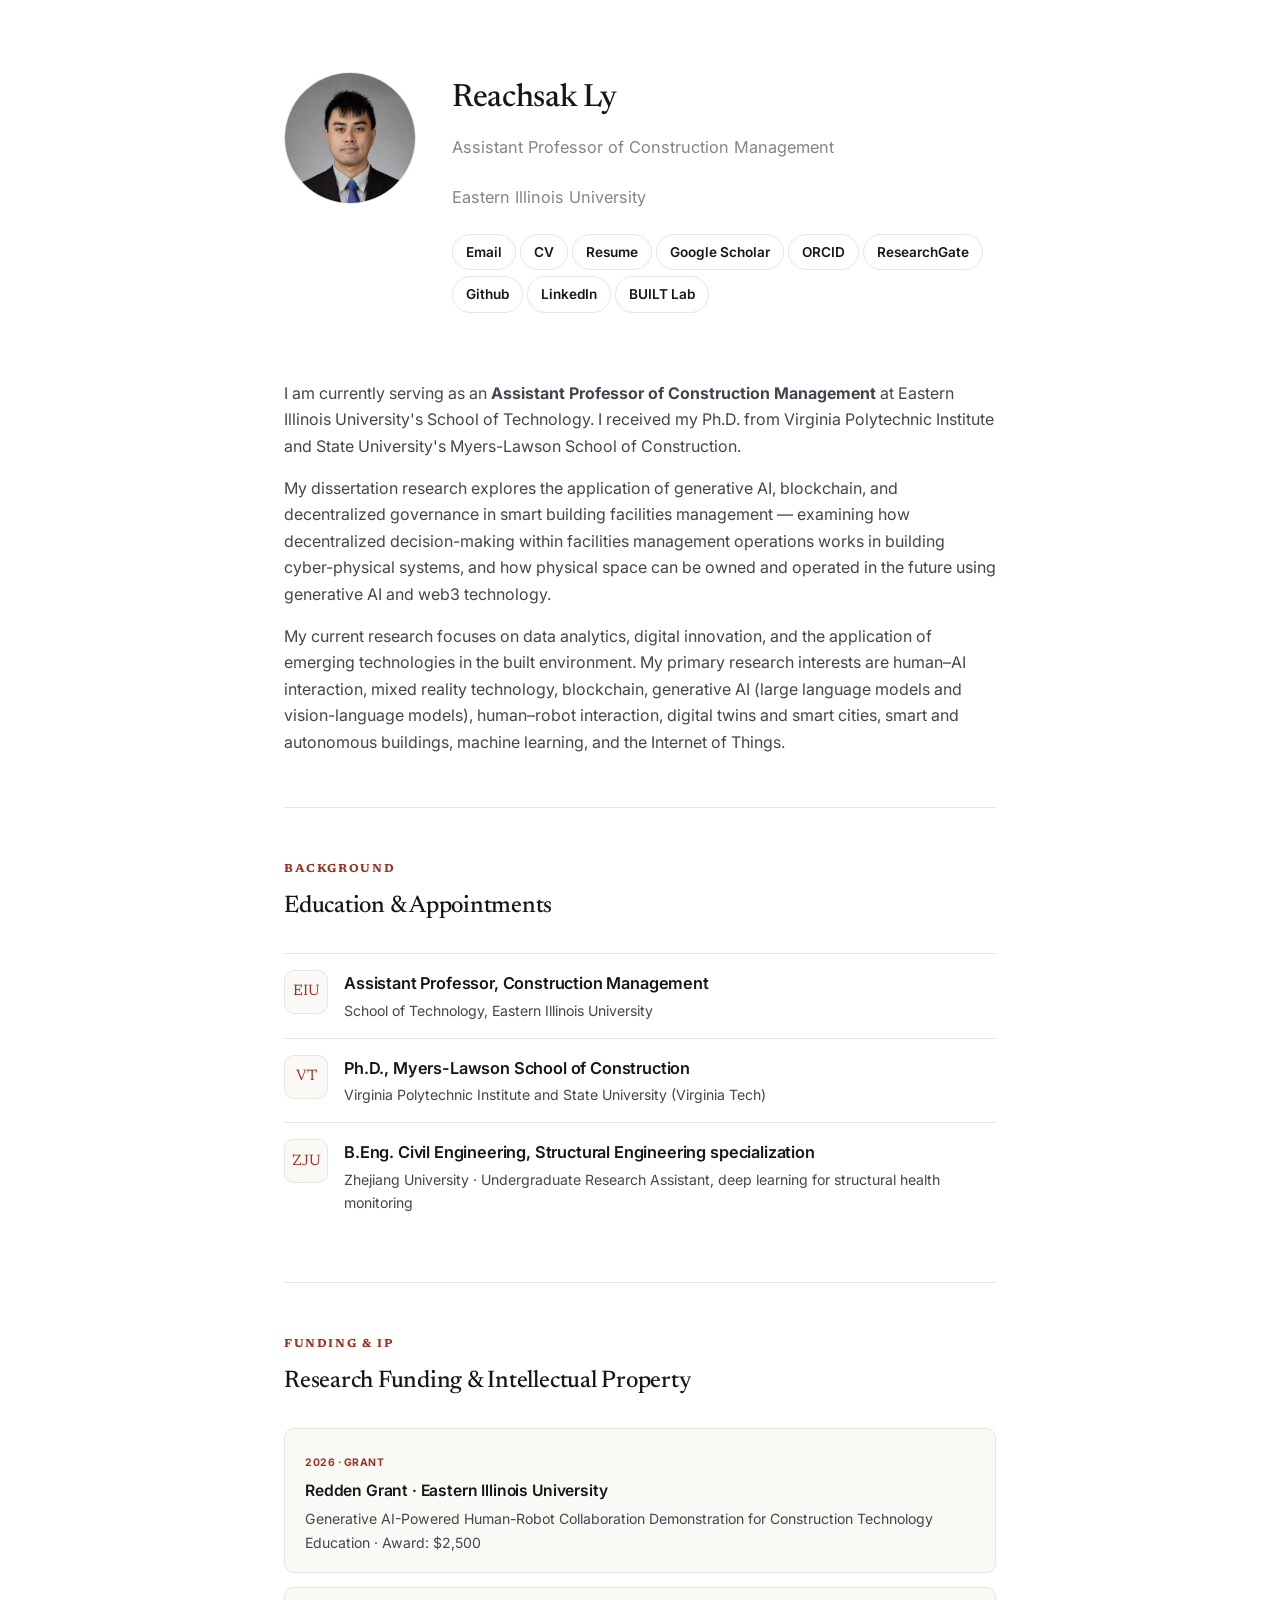
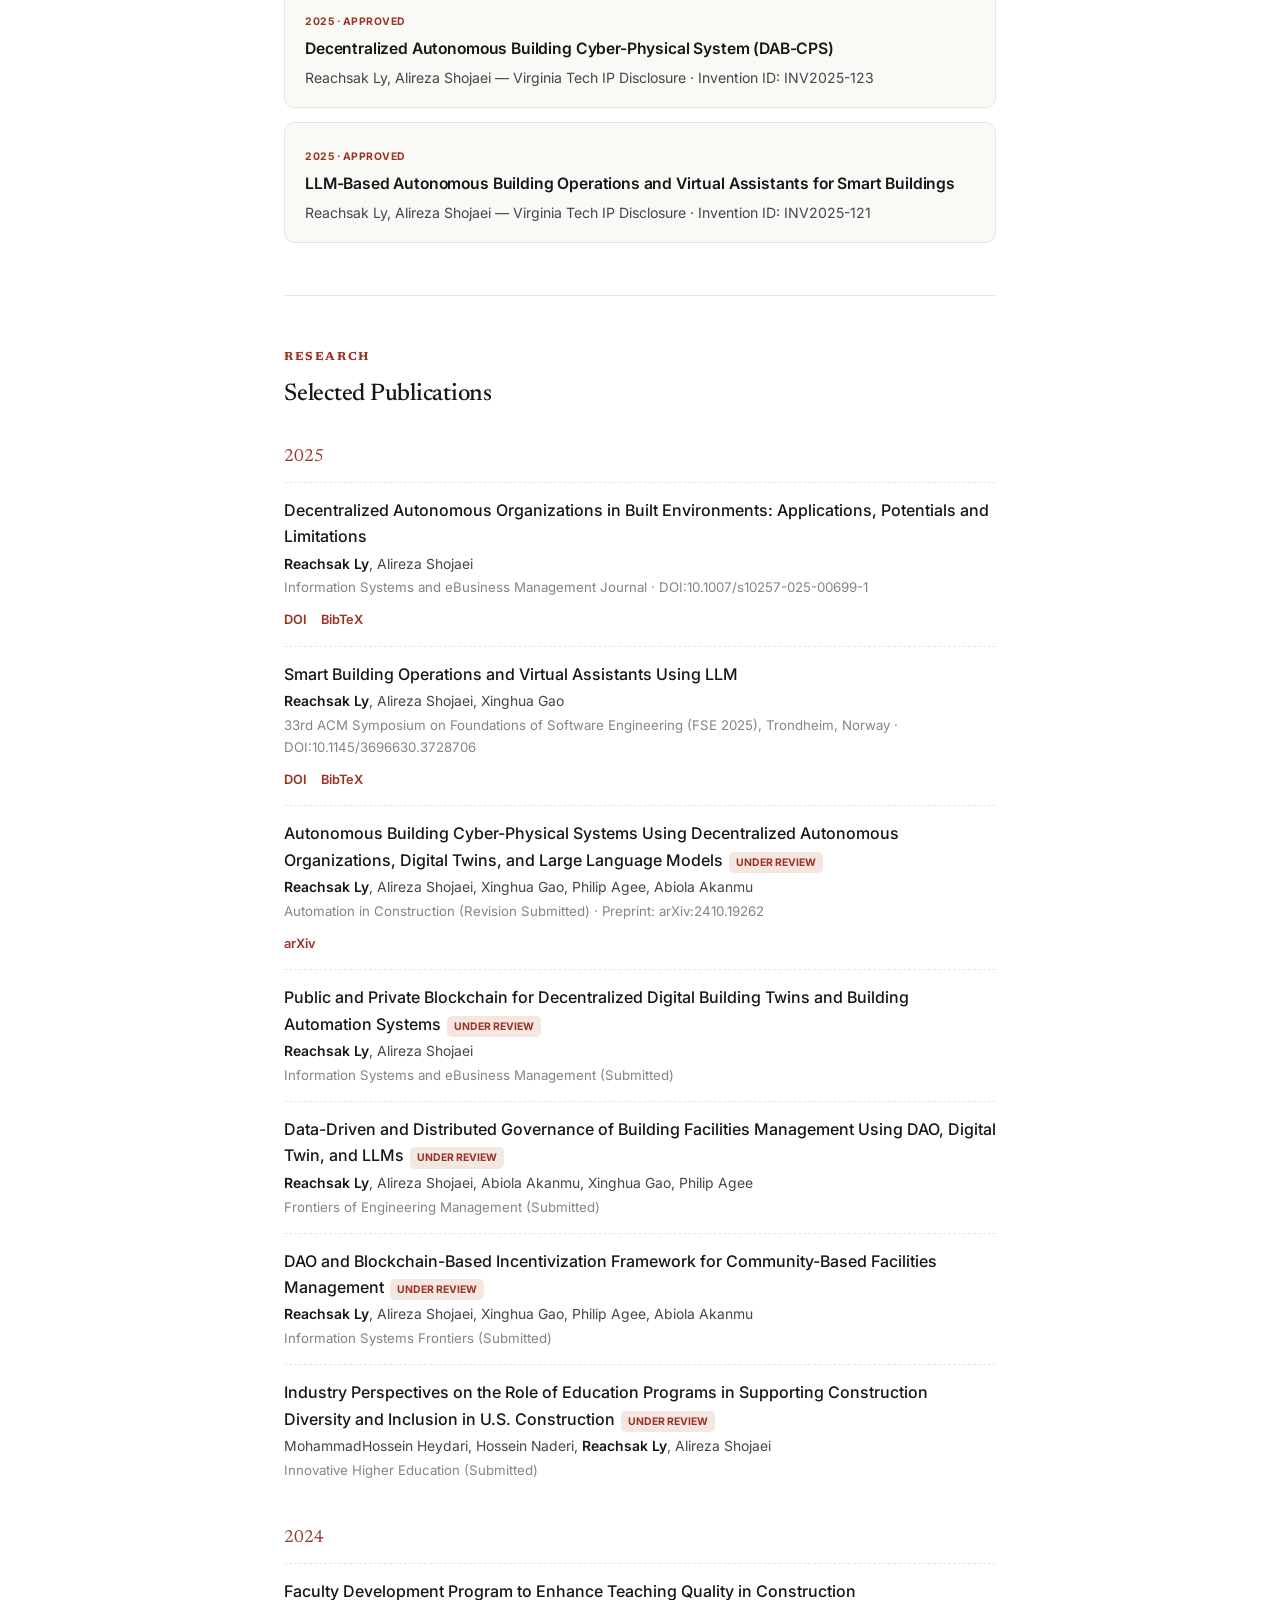
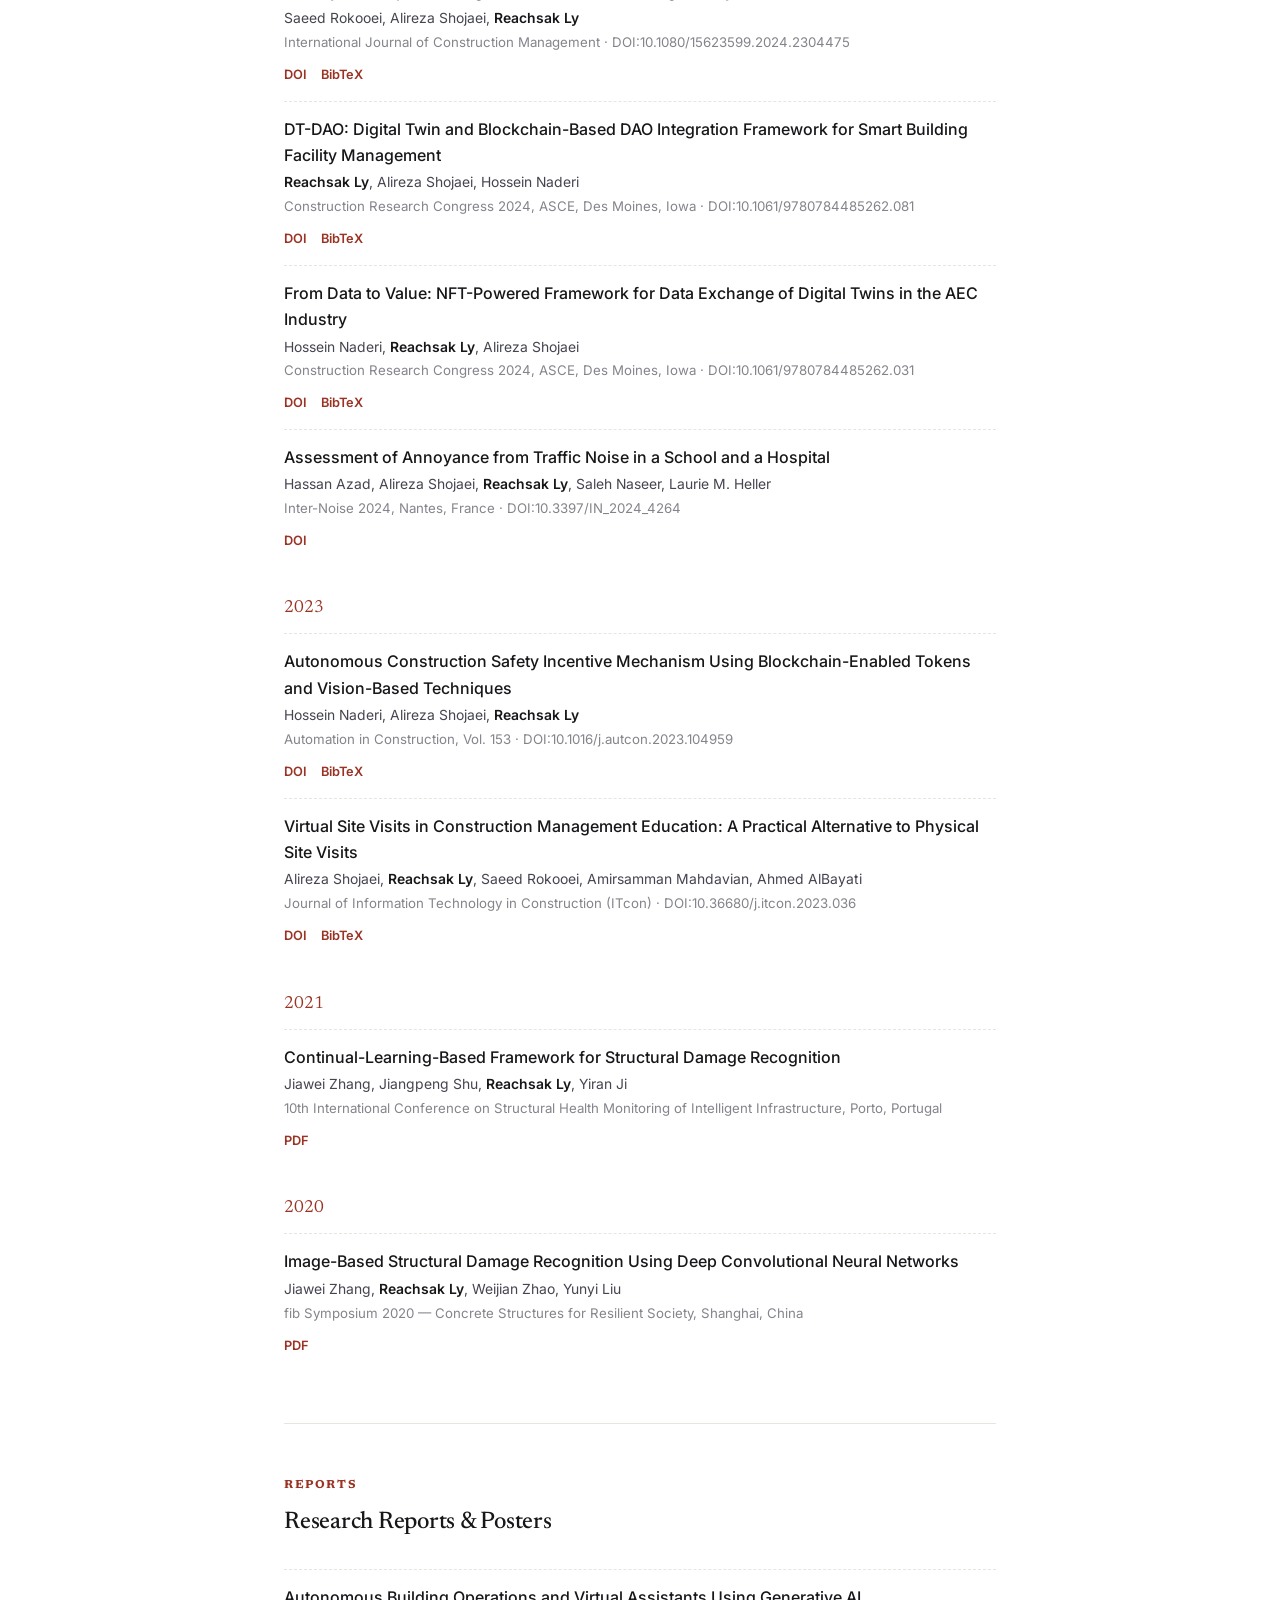
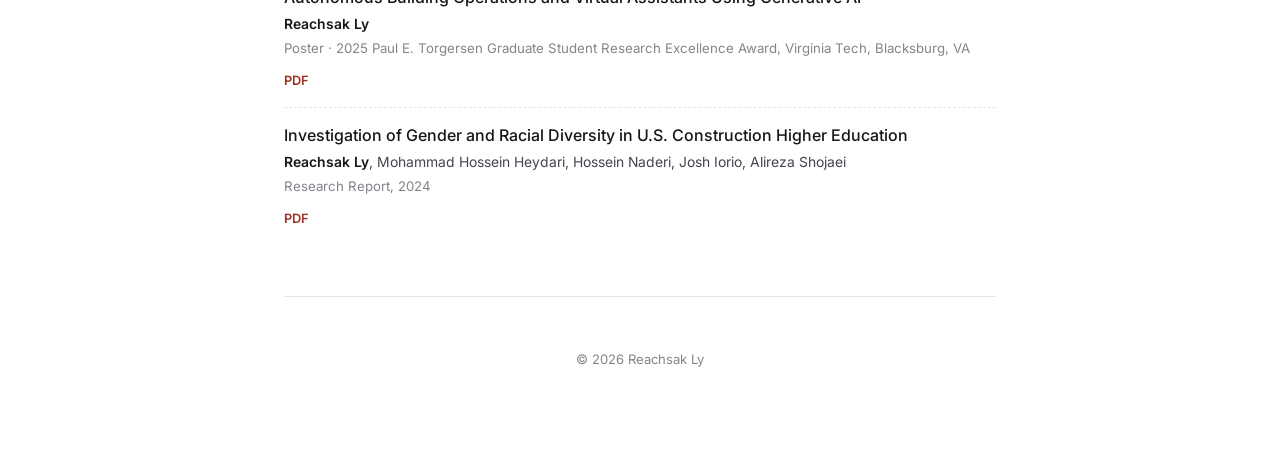
<file: old/index3.html>
<!doctype html>
<html lang="en">
  <head>
    <meta charset="UTF-8" />
    <meta name="viewport" content="width=device-width, initial-scale=1" />
    <title>Reachsak Ly</title>
    <meta
      name="description"
      content="Reachsak Ly — Assistant Professor of Construction Management, Eastern Illinois University."
    />
    <style>
      @import url("https://fonts.googleapis.com/css2?family=Newsreader:ital,opsz,wght@0,6..72,400;0,6..72,500;0,6..72,600;1,6..72,400&family=Inter:wght@400;500;600;700&display=swap");

      :root {
        --ink: #17171a;
        --ink-soft: #454550;
        --ink-faint: #84848c;
        --paper: #ffffff;
        --line: #e7e5df;
        --accent: #9a3324;
        --tile: #faf9f6;
        --serif: "Newsreader", "Iowan Old Style", Georgia, serif;
        --sans:
          "Inter", -apple-system, BlinkMacSystemFont, "Segoe UI", sans-serif;
        --maxw: 760px;
      }
      * {
        box-sizing: border-box;
      }
      body {
        margin: 0;
        font-family: var(--sans);
        color: var(--ink);
        background: var(--paper);
        line-height: 1.65;
        -webkit-font-smoothing: antialiased;
      }
      .wrap {
        max-width: var(--maxw);
        margin: 0 auto;
        padding: 72px 24px 100px;
      }
      a {
        color: var(--accent);
        text-decoration: none;
      }
      a:hover {
        text-decoration: underline;
      }
      h1,
      h2,
      h3 {
        font-family: var(--serif);
        font-weight: 500;
        color: var(--ink);
        margin: 0 0 0.3em;
        letter-spacing: -0.01em;
      }
      h1 {
        font-size: 2rem;
      }
      h3.sec {
        font-size: 0.72rem;
        font-weight: 700;
        letter-spacing: 0.14em;
        text-transform: uppercase;
        color: var(--accent);
        margin: 0 0 8px;
      }
      h2.sec-title {
        font-size: 1.5rem;
        margin-bottom: 1.1em;
      }
      p {
        color: var(--ink-soft);
        margin: 0 0 1em;
      }
      hr {
        border: none;
        border-top: 1px solid var(--line);
        margin: 52px 0;
      }

      /* header */
      .subtitle {
        font-size: 1.02rem;
        color: var(--ink-faint);
        margin-bottom: 1.4em;
      }
      .linkrow {
        display: flex;
        flex-wrap: wrap;
        gap: 6px 4px;
        margin-bottom: 2.2em;
      }
      .linkrow a {
        font-size: 0.85rem;
        font-weight: 600;
        color: var(--ink);
        border: 1px solid var(--line);
        padding: 6px 13px;
        border-radius: 999px;
      }
      .linkrow a:hover {
        border-color: var(--accent);
        color: var(--accent);
        text-decoration: none;
      }

      .header-flex {
        display: flex;
        gap: 36px;
        align-items: flex-start;
        margin-bottom: 2em;
      }
      .header-flex .photo {
        flex: none;
        width: 132px;
        height: 132px;
        border-radius: 50%;
        object-fit: cover;
        object-position: center;
        display: block;
        background: var(--tile);
        border: 1px solid var(--line);
      }

      /* education / experience timeline */
      .exp-item {
        display: flex;
        gap: 16px;
        padding: 16px 0;
        border-top: 1px solid var(--line);
      }
      .exp-item:first-child {
        border-top: none;
      }
      .exp-badge {
        flex: none;
        width: 44px;
        height: 44px;
        border-radius: 10px;
        background: var(--tile);
        border: 1px solid var(--line);
        display: flex;
        align-items: center;
        justify-content: center;
        font-family: var(--serif);
        font-size: 0.95rem;
        color: var(--accent);
      }
      .exp-item h3 {
        font-size: 1.02rem;
        margin-bottom: 0.1em;
        font-family: var(--sans);
        font-weight: 600;
      }
      .exp-item .org {
        font-size: 0.88rem;
        color: var(--ink-soft);
      }
      .exp-item .date {
        font-size: 0.8rem;
        color: var(--ink-faint);
        margin-top: 2px;
      }

      /* publications */
      .pub-year {
        font-family: var(--serif);
        font-size: 1.1rem;
        color: var(--accent);
        margin: 28px 0 10px;
      }
      .pub-year:first-of-type {
        margin-top: 0;
      }
      .pub {
        padding: 14px 0;
        border-top: 1px dashed var(--line);
      }
      .pub:first-child {
        border-top: none;
      }
      .pub .ttl {
        font-size: 1rem;
        color: var(--ink);
        font-weight: 500;
        margin-bottom: 3px;
      }
      .pub .authors {
        font-size: 0.87rem;
        color: var(--ink-soft);
      }
      .pub .authors b {
        color: var(--ink);
        font-weight: 600;
      }
      .pub .venue {
        font-size: 0.83rem;
        color: var(--ink-faint);
        margin-top: 2px;
      }
      .pub .links {
        margin-top: 6px;
      }
      .pub .links a {
        font-size: 0.8rem;
        font-weight: 600;
        margin-right: 14px;
      }
      .status {
        display: inline-block;
        font-size: 0.65rem;
        font-weight: 700;
        text-transform: uppercase;
        padding: 2px 7px;
        border-radius: 5px;
        background: #f4e6e1;
        color: var(--accent);
        margin-left: 6px;
      }

      /* funding / IP tiles */
      .tile {
        border: 1px solid var(--line);
        border-radius: 10px;
        background: var(--tile);
        padding: 18px 20px;
        margin-bottom: 14px;
      }
      .tile .tag {
        display: inline-block;
        font-size: 0.65rem;
        font-weight: 700;
        letter-spacing: 0.05em;
        text-transform: uppercase;
        color: var(--accent);
        margin-bottom: 6px;
      }
      .tile h3 {
        font-size: 0.98rem;
        font-family: var(--sans);
        font-weight: 600;
        margin-bottom: 0.25em;
      }
      .tile p {
        font-size: 0.88rem;
        margin: 0;
      }

      footer {
        text-align: center;
        color: var(--ink-faint);
        font-size: 0.82rem;
        margin-top: 20px;
      }

      @media (max-width: 560px) {
        .header-flex {
          flex-direction: column;
          align-items: center;
          text-align: center;
        }
        .linkrow {
          justify-content: center;
        }
      }
    </style>
  </head>
  <body>
    <div class="wrap">
      <!-- ============ HEADER ============ -->
      <div class="header-flex">
        <img class="photo" src="profile.png" alt="Reachsak Ly" />
        <div>
          <h1>Reachsak Ly</h1>
          <p class="subtitle">Assistant Professor of Construction Management</p>
          <p class="subtitle">Eastern Illinois University</p>
          <div class="linkrow">
            <a href="mailto:lyreachsak@gmail.com">Email</a>
            <a href="http://reachsak.github.io/files/reachsak.pdf">CV</a>
            <a href="http://reachsak.github.io/files/resume.pdf">Resume</a>
            <a
              href="https://scholar.google.com/citations?user=cC-f6WoAAAAJ&hl=en&authuser=1"
              >Google Scholar</a
            >
            <a href="https://orcid.org/my-orcid?orcid=0000-0003-0332-1312"
              >ORCID</a
            >
            <a href="https://www.researchgate.net/profile/Reachsak-Ly"
              >ResearchGate</a
            >
            <a href="https://github.com/reachsak">Github</a>
            <a href="https://www.linkedin.com/in/reachsak">LinkedIn</a>
            <a href="https://built-lab.github.io/">BUILT Lab</a>
          </div>
        </div>
      </div>

      <p>
        I am currently serving as an
        <strong>Assistant Professor of Construction Management</strong> at
        Eastern Illinois University's School of Technology. I received my Ph.D.
        from Virginia Polytechnic Institute and State University's Myers-Lawson
        School of Construction.
      </p>

      <p>
        My dissertation research explores the application of generative AI,
        blockchain, and decentralized governance in smart building facilities
        management — examining how decentralized decision-making within
        facilities management operations works in building cyber-physical
        systems, and how physical space can be owned and operated in the future
        using generative AI and web3 technology.
      </p>

      <p>
        My current research focuses on data analytics, digital innovation, and
        the application of emerging technologies in the built environment. My
        primary research interests are human–AI interaction, mixed reality
        technology, blockchain, generative AI (large language models and
        vision-language models), human–robot interaction, digital twins and
        smart cities, smart and autonomous buildings, machine learning, and the
        Internet of Things.
      </p>

      <hr />

      <!-- ============ EDUCATION ============ -->
      <h3 class="sec">Background</h3>
      <h2 class="sec-title">Education &amp; Appointments</h2>

      <div class="exp-item">
        <div class="exp-badge">EIU</div>
        <div>
          <h3>Assistant Professor, Construction Management</h3>
          <div class="org">
            School of Technology, Eastern Illinois University
          </div>
        </div>
      </div>

      <div class="exp-item">
        <div class="exp-badge">VT</div>
        <div>
          <h3>Ph.D., Myers-Lawson School of Construction</h3>
          <div class="org">
            Virginia Polytechnic Institute and State University (Virginia Tech)
          </div>
        </div>
      </div>

      <div class="exp-item">
        <div class="exp-badge">ZJU</div>
        <div>
          <h3>
            B.Eng. Civil Engineering, Structural Engineering specialization
          </h3>
          <div class="org">
            Zhejiang University · Undergraduate Research Assistant, deep
            learning for structural health monitoring
          </div>
        </div>
      </div>

      <hr />

      <!-- ============ RESEARCH FUNDING & IP ============ -->
      <h3 class="sec">Funding &amp; IP</h3>
      <h2 class="sec-title">Research Funding &amp; Intellectual Property</h2>

      <div class="tile">
        <span class="tag">2026 · Grant</span>
        <h3>Redden Grant · Eastern Illinois University</h3>
        <p>
          Generative AI-Powered Human-Robot Collaboration Demonstration for
          Construction Technology Education · Award: $2,500
        </p>
      </div>

      <div class="tile">
        <span class="tag">2025 · Approved</span>
        <h3>
          Decentralized Autonomous Building Cyber-Physical System (DAB-CPS)
        </h3>
        <p>
          Reachsak Ly, Alireza Shojaei — Virginia Tech IP Disclosure · Invention
          ID: INV2025-123
        </p>
      </div>

      <div class="tile">
        <span class="tag">2025 · Approved</span>
        <h3>
          LLM-Based Autonomous Building Operations and Virtual Assistants for
          Smart Buildings
        </h3>
        <p>
          Reachsak Ly, Alireza Shojaei — Virginia Tech IP Disclosure · Invention
          ID: INV2025-121
        </p>
      </div>

      <hr />

      <!-- ============ PUBLICATIONS ============ -->
      <h3 class="sec">Research</h3>
      <h2 class="sec-title">Selected Publications</h2>

      <div class="pub-year">2025</div>

      <div class="pub">
        <div class="ttl">
          Decentralized Autonomous Organizations in Built Environments:
          Applications, Potentials and Limitations
        </div>
        <div class="authors"><b>Reachsak Ly</b>, Alireza Shojaei</div>
        <div class="venue">
          Information Systems and eBusiness Management Journal ·
          DOI:10.1007/s10257-025-00699-1
        </div>
        <div class="links">
          <a href="https://doi.org/10.1007/s10257-025-00699-1">DOI</a
          ><a href="#">BibTeX</a>
        </div>
      </div>

      <div class="pub">
        <div class="ttl">
          Smart Building Operations and Virtual Assistants Using LLM
        </div>
        <div class="authors">
          <b>Reachsak Ly</b>, Alireza Shojaei, Xinghua Gao
        </div>
        <div class="venue">
          33rd ACM Symposium on Foundations of Software Engineering (FSE 2025),
          Trondheim, Norway · DOI:10.1145/3696630.3728706
        </div>
        <div class="links">
          <a href="https://doi.org/10.1145/3696630.3728706">DOI</a
          ><a href="#">BibTeX</a>
        </div>
      </div>

      <div class="pub">
        <div class="ttl">
          Autonomous Building Cyber-Physical Systems Using Decentralized
          Autonomous Organizations, Digital Twins, and Large Language
          Models<span class="status">Under Review</span>
        </div>
        <div class="authors">
          <b>Reachsak Ly</b>, Alireza Shojaei, Xinghua Gao, Philip Agee, Abiola
          Akanmu
        </div>
        <div class="venue">
          Automation in Construction (Revision Submitted) · Preprint:
          arXiv:2410.19262
        </div>
        <div class="links">
          <a href="https://arxiv.org/abs/2410.19262">arXiv</a>
        </div>
      </div>

      <div class="pub">
        <div class="ttl">
          Public and Private Blockchain for Decentralized Digital Building Twins
          and Building Automation Systems<span class="status"
            >Under Review</span
          >
        </div>
        <div class="authors"><b>Reachsak Ly</b>, Alireza Shojaei</div>
        <div class="venue">
          Information Systems and eBusiness Management (Submitted)
        </div>
      </div>

      <div class="pub">
        <div class="ttl">
          Data-Driven and Distributed Governance of Building Facilities
          Management Using DAO, Digital Twin, and LLMs<span class="status"
            >Under Review</span
          >
        </div>
        <div class="authors">
          <b>Reachsak Ly</b>, Alireza Shojaei, Abiola Akanmu, Xinghua Gao,
          Philip Agee
        </div>
        <div class="venue">Frontiers of Engineering Management (Submitted)</div>
      </div>

      <div class="pub">
        <div class="ttl">
          DAO and Blockchain-Based Incentivization Framework for Community-Based
          Facilities Management<span class="status">Under Review</span>
        </div>
        <div class="authors">
          <b>Reachsak Ly</b>, Alireza Shojaei, Xinghua Gao, Philip Agee, Abiola
          Akanmu
        </div>
        <div class="venue">Information Systems Frontiers (Submitted)</div>
      </div>

      <div class="pub">
        <div class="ttl">
          Industry Perspectives on the Role of Education Programs in Supporting
          Construction Diversity and Inclusion in U.S. Construction<span
            class="status"
            >Under Review</span
          >
        </div>
        <div class="authors">
          MohammadHossein Heydari, Hossein Naderi, <b>Reachsak Ly</b>, Alireza
          Shojaei
        </div>
        <div class="venue">Innovative Higher Education (Submitted)</div>
      </div>

      <div class="pub-year">2024</div>

      <div class="pub">
        <div class="ttl">
          Faculty Development Program to Enhance Teaching Quality in
          Construction
        </div>
        <div class="authors">
          Saeed Rokooei, Alireza Shojaei, <b>Reachsak Ly</b>
        </div>
        <div class="venue">
          International Journal of Construction Management ·
          DOI:10.1080/15623599.2024.2304475
        </div>
        <div class="links">
          <a href="https://doi.org/10.1080/15623599.2024.2304475">DOI</a
          ><a href="#">BibTeX</a>
        </div>
      </div>

      <div class="pub">
        <div class="ttl">
          DT-DAO: Digital Twin and Blockchain-Based DAO Integration Framework
          for Smart Building Facility Management
        </div>
        <div class="authors">
          <b>Reachsak Ly</b>, Alireza Shojaei, Hossein Naderi
        </div>
        <div class="venue">
          Construction Research Congress 2024, ASCE, Des Moines, Iowa ·
          DOI:10.1061/9780784485262.081
        </div>
        <div class="links">
          <a href="https://doi.org/10.1061/9780784485262.081">DOI</a
          ><a href="#">BibTeX</a>
        </div>
      </div>

      <div class="pub">
        <div class="ttl">
          From Data to Value: NFT-Powered Framework for Data Exchange of Digital
          Twins in the AEC Industry
        </div>
        <div class="authors">
          Hossein Naderi, <b>Reachsak Ly</b>, Alireza Shojaei
        </div>
        <div class="venue">
          Construction Research Congress 2024, ASCE, Des Moines, Iowa ·
          DOI:10.1061/9780784485262.031
        </div>
        <div class="links">
          <a href="https://doi.org/10.1061/9780784485262.031">DOI</a
          ><a href="#">BibTeX</a>
        </div>
      </div>

      <div class="pub">
        <div class="ttl">
          Assessment of Annoyance from Traffic Noise in a School and a Hospital
        </div>
        <div class="authors">
          Hassan Azad, Alireza Shojaei, <b>Reachsak Ly</b>, Saleh Naseer, Laurie
          M. Heller
        </div>
        <div class="venue">
          Inter-Noise 2024, Nantes, France · DOI:10.3397/IN_2024_4264
        </div>
        <div class="links">
          <a href="https://doi.org/10.3397/IN_2024_4264">DOI</a>
        </div>
      </div>

      <div class="pub-year">2023</div>

      <div class="pub">
        <div class="ttl">
          Autonomous Construction Safety Incentive Mechanism Using
          Blockchain-Enabled Tokens and Vision-Based Techniques
        </div>
        <div class="authors">
          Hossein Naderi, Alireza Shojaei, <b>Reachsak Ly</b>
        </div>
        <div class="venue">
          Automation in Construction, Vol. 153 ·
          DOI:10.1016/j.autcon.2023.104959
        </div>
        <div class="links">
          <a href="https://doi.org/10.1016/j.autcon.2023.104959">DOI</a
          ><a href="#">BibTeX</a>
        </div>
      </div>

      <div class="pub">
        <div class="ttl">
          Virtual Site Visits in Construction Management Education: A Practical
          Alternative to Physical Site Visits
        </div>
        <div class="authors">
          Alireza Shojaei, <b>Reachsak Ly</b>, Saeed Rokooei, Amirsamman
          Mahdavian, Ahmed AlBayati
        </div>
        <div class="venue">
          Journal of Information Technology in Construction (ITcon) ·
          DOI:10.36680/j.itcon.2023.036
        </div>
        <div class="links">
          <a href="https://doi.org/10.36680/j.itcon.2023.036">DOI</a
          ><a href="#">BibTeX</a>
        </div>
      </div>

      <div class="pub-year">2021</div>

      <div class="pub">
        <div class="ttl">
          Continual-Learning-Based Framework for Structural Damage Recognition
        </div>
        <div class="authors">
          Jiawei Zhang, Jiangpeng Shu, <b>Reachsak Ly</b>, Yiran Ji
        </div>
        <div class="venue">
          10th International Conference on Structural Health Monitoring of
          Intelligent Infrastructure, Porto, Portugal
        </div>
        <div class="links"><a href="#">PDF</a></div>
      </div>

      <div class="pub-year">2020</div>

      <div class="pub">
        <div class="ttl">
          Image-Based Structural Damage Recognition Using Deep Convolutional
          Neural Networks
        </div>
        <div class="authors">
          Jiawei Zhang, <b>Reachsak Ly</b>, Weijian Zhao, Yunyi Liu
        </div>
        <div class="venue">
          fib Symposium 2020 — Concrete Structures for Resilient Society,
          Shanghai, China
        </div>
        <div class="links"><a href="#">PDF</a></div>
      </div>

      <hr />

      <!-- ============ REPORTS / POSTERS ============ -->
      <h3 class="sec">Reports</h3>
      <h2 class="sec-title">Research Reports &amp; Posters</h2>

      <div class="pub">
        <div class="ttl">
          Autonomous Building Operations and Virtual Assistants Using Generative
          AI
        </div>
        <div class="authors"><b>Reachsak Ly</b></div>
        <div class="venue">
          Poster · 2025 Paul E. Torgersen Graduate Student Research Excellence
          Award, Virginia Tech, Blacksburg, VA
        </div>
        <div class="links"><a href="#">PDF</a></div>
      </div>

      <div class="pub">
        <div class="ttl">
          Investigation of Gender and Racial Diversity in U.S. Construction
          Higher Education
        </div>
        <div class="authors">
          <b>Reachsak Ly</b>, Mohammad Hossein Heydari, Hossein Naderi, Josh
          Iorio, Alireza Shojaei
        </div>
        <div class="venue">Research Report, 2024</div>
        <div class="links"><a href="#">PDF</a></div>
      </div>

      <hr />

      <footer>© 2026 Reachsak Ly</footer>
    </div>
  </body>
</html>
</file>
<file: stylesheet.css>
/* ===================================================================
   Academic homepage — warm parchment, serif display type, maroon
   accents. Same layout/palette/type system as the reference site,
   with an added image/GIF placeholder slot on each publication.
   =================================================================== */

:root {
  --bg: #f6f2e7;
  --card: #fbf8f0;
  --bg-soft: #efe9da;
  --text: #2e2a22;
  --text-soft: #5d5748;
  --text-faint: #8f8674;
  --accent: #800000;
  --accent-soft: #a34848;
  --border: #ddd5c2;
  --serif: Charter, "Bitstream Charter", "Source Serif 4", Georgia,
    "Times New Roman", serif;
  --sans: -apple-system, BlinkMacSystemFont, "Segoe UI", Roboto,
    "Helvetica Neue", Arial, sans-serif;
}

* { box-sizing: border-box; }

html { scroll-behavior: smooth; }

body {
  margin: 0;
  background-color: var(--bg);
  /* Optional: drop a subtle background image at images/background.svg
     and uncomment the two lines below to match the reference site's
     faint-doodle backdrop. Left plain for now since no asset exists yet. */
  /* background-image: url("images/background.svg");
     background-size: cover; background-position: center; background-attachment: fixed; */
  color: var(--text);
  font-family: var(--sans);
  font-size: 15.5px;
  line-height: 1.7;
  -webkit-font-smoothing: antialiased;
}

a {
  color: var(--accent);
  font-weight: 500;
  text-decoration: none;
  transition: color 0.15s ease;
}

a:hover { color: var(--accent-soft); }

.page {
  max-width: 1000px;
  margin: 0 auto;
  padding: 56px 28px 60px;
}

/* ------------------------------------------------------------------ */
/* Hero                                                                */
/* ------------------------------------------------------------------ */

.hero {
  display: flex;
  gap: 48px;
  align-items: center;
  margin-bottom: 26px;
}

.hero-text { flex: 1; min-width: 0; }

.hero-name {
  font-family: var(--serif);
  font-size: 42px;
  font-weight: 700;
  color: var(--text);
  letter-spacing: 0.01em;
  margin: 0 0 6px;
  line-height: 1.2;
}

.hero-name .accent { color: var(--accent); }

.hero-tagline {
  font-family: var(--serif);
  font-style: italic;
  color: var(--text-faint);
  font-size: 16px;
  margin: 0 0 22px;
}

.hero-text p { margin: 0 0 14px; color: var(--text); }

.hero-links {
  margin-top: 20px;
  display: flex;
  flex-wrap: wrap;
  gap: 10px;
}

.hero-links a {
  border: 1px solid var(--border);
  background: var(--card);
  border-radius: 999px;
  padding: 4px 16px;
  font-size: 13.5px;
  font-weight: 600;
  color: var(--text-soft);
  transition: border-color 0.15s ease, color 0.15s ease;
}

.hero-links a:hover { border-color: var(--accent); color: var(--accent); }

/* Image sits to the right of the bio text */
.hero-side {
  flex: 0 0 250px;
  text-align: center;
  padding-top: 84px;
}

.hero-photo {
  width: 210px;
  height: 210px;
  border-radius: 50%;
  object-fit: cover;
  border: 1px solid var(--border);
  box-shadow: 0 2px 14px rgba(87, 80, 62, 0.14);
}

.hero-quote {
  font-family: var(--serif);
  font-style: italic;
  font-size: 14.5px;
  color: var(--text-faint);
  margin-top: 16px;
  line-height: 1.6;
}

@media (max-width: 780px) {
  .hero { flex-direction: column-reverse; align-items: center; }
  .hero-side { padding-top: 0; }
}

/* ------------------------------------------------------------------ */
/* Sections                                                            */
/* ------------------------------------------------------------------ */

.section { margin-top: 46px; }

.section-label {
  display: block;
  font-size: 12.5px;
  font-weight: 700;
  text-transform: uppercase;
  letter-spacing: 0.14em;
  color: var(--text-faint);
  margin-bottom: 4px;
}

.section-title {
  font-family: var(--serif);
  font-size: 26px;
  font-weight: 700;
  margin: 0 0 20px;
  color: var(--text);
}

.section-title .note {
  font-family: var(--sans);
  font-size: 13.5px;
  color: var(--text-faint);
  font-style: italic;
  font-weight: 400;
  margin-left: 10px;
}

/* Experience cards */

.intern-box {
  display: flex;
  align-items: center;
  background: var(--card);
  border: 1px solid var(--border);
  border-left: 3px solid var(--accent);
  border-radius: 8px;
  padding: 15px 22px;
  margin-bottom: 12px;
  transition: box-shadow 0.2s ease, transform 0.2s ease;
}

.intern-box:hover {
  box-shadow: 0 4px 14px rgba(128, 0, 0, 0.08);
  transform: translateY(-1px);
}

.intern-logo {
  width: 170px;
  height: 52px;
  margin-right: 22px;
  flex-shrink: 0;
  object-fit: contain;
}

.intern-info { flex: 1; }

.intern-company {
  font-family: var(--serif);
  font-weight: 700;
  font-size: 17.5px;
  color: var(--text);
  margin-bottom: 2px;
}

.intern-role { font-size: 14.5px; color: var(--text-soft); }
.intern-date { font-size: 13.5px; color: var(--text-faint); margin-top: 1px; }
.intern-advisor { font-size: 13.5px; color: var(--text-faint); font-style: italic; }

@media (max-width: 640px) {
  .intern-box { flex-direction: column; align-items: flex-start; gap: 10px; }
  .intern-logo { margin: 0; }
}

/* Publications */

.pub-year {
  font-family: var(--serif);
  font-size: 20px;
  font-weight: 700;
  color: var(--accent);
  letter-spacing: 0.03em;
  margin: 36px 0 16px;
  padding-bottom: 7px;
  border-bottom: 1px solid var(--border);
}

.pub-box {
  display: flex;
  gap: 20px;
  align-items: flex-start;
  background: var(--card);
  border: 1px solid var(--border);
  border-left: 3px solid var(--accent);
  border-radius: 8px;
  padding: 15px 22px;
  margin-bottom: 12px;
  transition: box-shadow 0.2s ease, transform 0.2s ease;
}

.pub-box:hover {
  box-shadow: 0 4px 14px rgba(128, 0, 0, 0.08);
  transform: translateY(-1px);
}

/* Per-publication image/GIF slot */
.pub-media {
  flex: 0 0 140px;
}

.pub-image {
  width: 140px;
  height: 90px;
  object-fit: cover;
  border-radius: 6px;
  border: 1px solid var(--border);
  display: block;
}

.pub-placeholder {
  width: 140px;
  height: 90px;
  border: 1px dashed var(--border);
  border-radius: 6px;
  background: var(--bg-soft);
  display: flex;
  align-items: center;
  justify-content: center;
  text-align: center;
  color: var(--text-faint);
  font-size: 11.5px;
  line-height: 1.4;
}

.pub-content { flex: 1; min-width: 0; }

.pub-title {
  font-family: var(--serif);
  font-weight: 700;
  font-size: 16.5px;
  color: var(--text);
  margin-bottom: 5px;
  line-height: 1.45;
}

.pub-authors { color: var(--text-soft); font-size: 14px; margin-bottom: 3px; }
.pub-authors b { color: var(--text); }

.pub-venue {
  font-style: italic;
  font-size: 13.5px;
  color: var(--text-faint);
}

.pub-link { margin-top: 5px; font-size: 13.5px; }
.pub-link a { font-weight: 600; margin-right: 12px; }

@media (max-width: 640px) {
  .pub-box { flex-direction: column; }
  .pub-media, .pub-image, .pub-placeholder { width: 100%; flex-basis: auto; }
  .pub-image, .pub-placeholder { width: 100%; height: 140px; }
}

/* Funding / IP tiles */

.fund-box {
  background: var(--card);
  border: 1px solid var(--border);
  border-left: 3px solid var(--accent);
  border-radius: 8px;
  padding: 15px 22px;
  margin-bottom: 12px;
  transition: box-shadow 0.2s ease, transform 0.2s ease;
}

.fund-box:hover {
  box-shadow: 0 4px 14px rgba(128, 0, 0, 0.08);
  transform: translateY(-1px);
}

.fund-tag {
  display: block;
  font-size: 11.5px;
  font-weight: 700;
  text-transform: uppercase;
  letter-spacing: 0.08em;
  color: var(--accent);
  margin-bottom: 5px;
}

.fund-title {
  font-family: var(--serif);
  font-weight: 700;
  font-size: 16px;
  color: var(--text);
  margin-bottom: 4px;
  line-height: 1.4;
}

.fund-desc { font-size: 13.5px; color: var(--text-soft); }

/* Status badge (e.g. "Under Review") on publications */

.status {
  display: inline-block;
  font-size: 10.5px;
  font-weight: 700;
  text-transform: uppercase;
  letter-spacing: 0.04em;
  padding: 2px 8px;
  border-radius: 5px;
  background: var(--bg-soft);
  color: var(--accent);
  margin-left: 8px;
  vertical-align: middle;
}

/* Simple lists (workshops, service) */

.plain-list {
  margin: 0;
  padding-left: 22px;
  color: var(--text);
}

.plain-list li { margin-bottom: 8px; }

/* ------------------------------------------------------------------ */
/* Footer                                                              */
/* ------------------------------------------------------------------ */

.site-footer {
  margin-top: 60px;
  padding-top: 22px;
  border-top: 1px solid var(--border);
  text-align: center;
  color: var(--text-faint);
  font-size: 13px;
}
</file>
